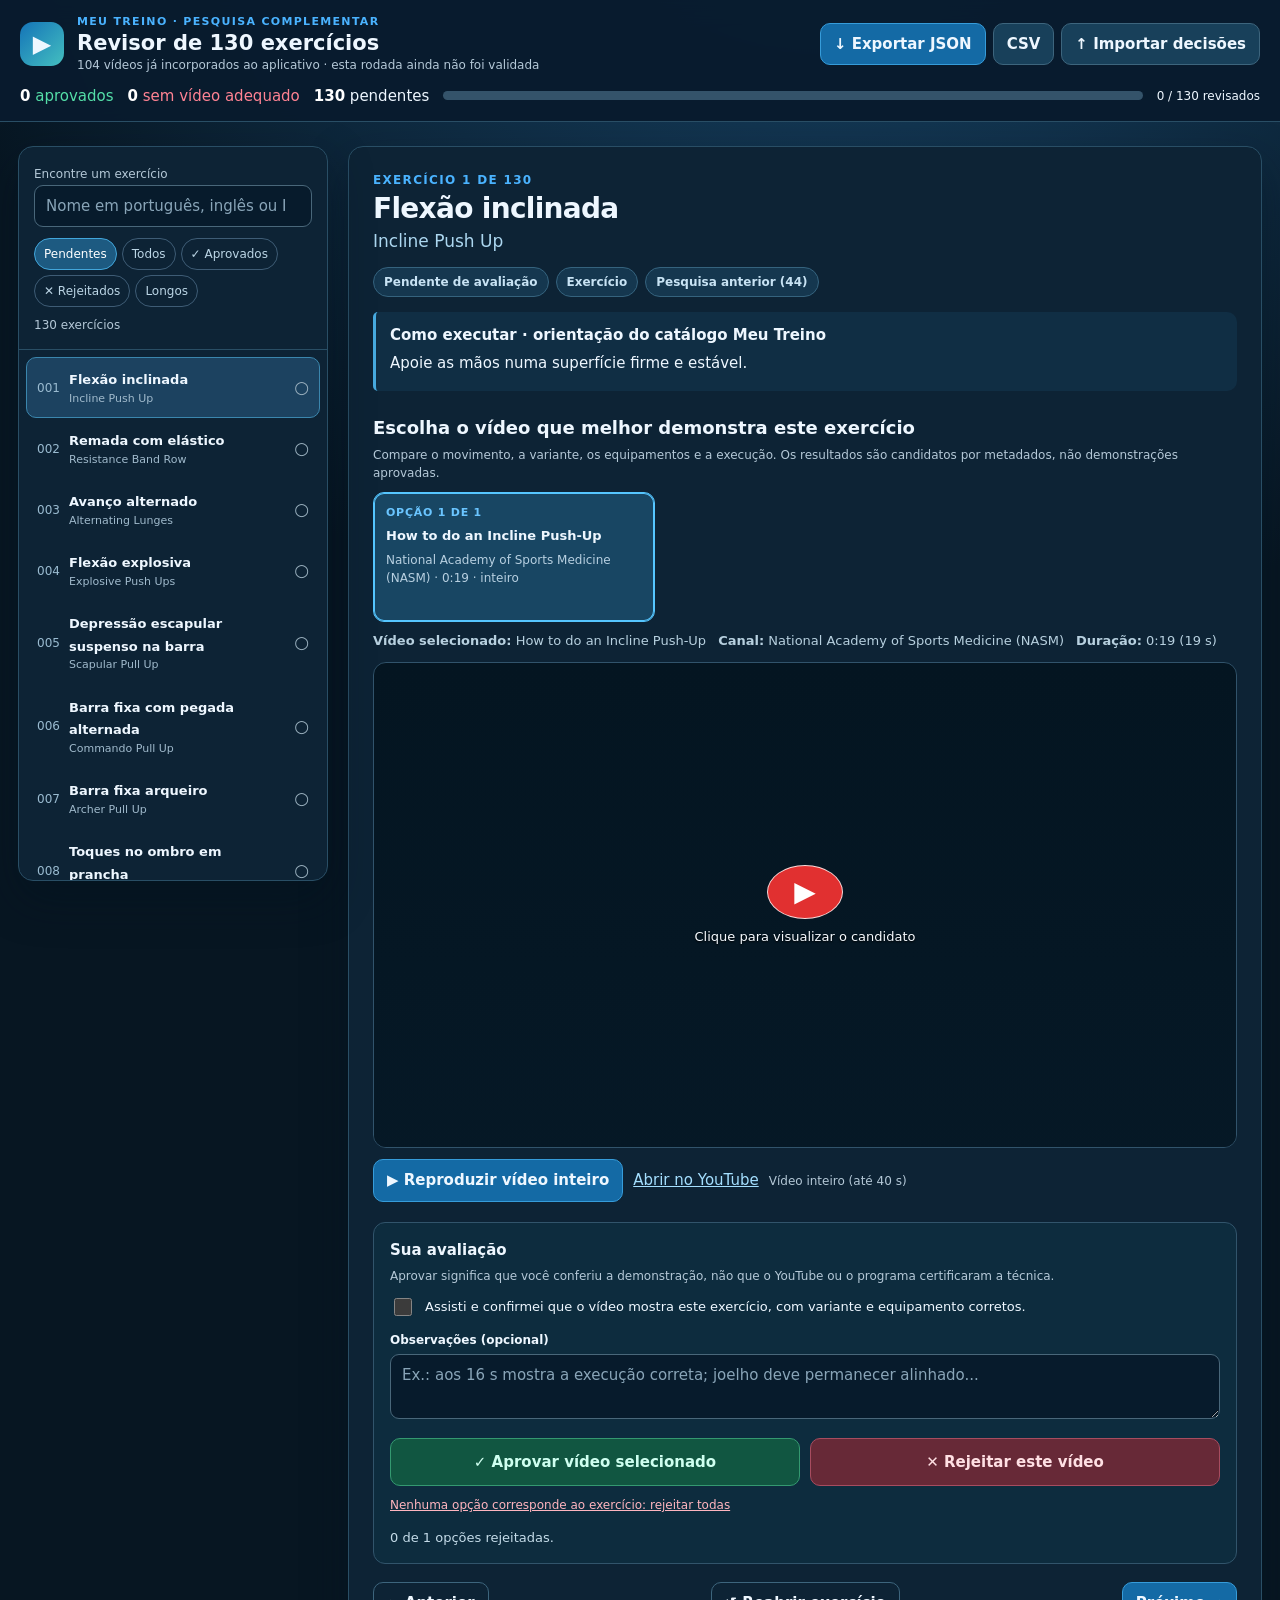
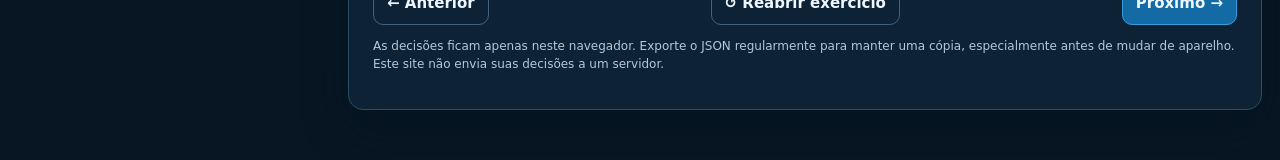
<file: docs/revisor-videos-130/index.html>
<!doctype html>
<html lang="pt-BR">
<head>
<meta charset="utf-8">
<meta name="viewport" content="width=device-width,initial-scale=1">
<meta name="theme-color" content="#071622">
<meta name="description" content="Revisor de 130 exercícios do aplicativo Meu Treino — escolha e aprove vídeos e trechos de até 40 segundos.">
<title>Meu Treino — revisão de 130 vídeos</title>
<style>
:root{color-scheme:dark;--bg:#071622;--panel:#10283b;--panel2:#16364e;--line:#294e65;--text:#eef7ff;--muted:#b4c8d7;--blue:#4ab3ff;--green:#54dfa8;--red:#ff8393;--yellow:#ffda82;--radius:15px}
*{box-sizing:border-box}body{margin:0;color:var(--text);font-family:system-ui,-apple-system,'Segoe UI',sans-serif;background:radial-gradient(circle at 65% -15%,#1a4a70 0,#071622 43%);font-size:15px;line-height:1.5}button,input,select,textarea{font:inherit}button{cursor:pointer}a{color:#a4dfff}button:focus-visible,input:focus-visible,select:focus-visible,textarea:focus-visible{outline:3px solid #86d7ff;outline-offset:2px}header{position:sticky;top:0;z-index:10;background:#091b2ef7;border-bottom:1px solid var(--line);backdrop-filter:blur(12px)}.header-wrap{max-width:1380px;margin:auto;padding:14px 20px}.topbar{display:flex;gap:20px;align-items:center;justify-content:space-between;flex-wrap:wrap}.brand{display:flex;gap:13px;align-items:center}.logo{background:linear-gradient(135deg,#1474b8,#44bfc0);border-radius:13px;width:44px;height:44px;display:grid;place-items:center;font-size:24px}.eyebrow{font-weight:800;color:var(--blue);letter-spacing:.12em;font-size:11px;text-transform:uppercase}.title{font-size:21px;font-weight:800;line-height:1.2}.subtle{color:var(--muted)}.small{font-size:12px}.progress-meta{display:flex;align-items:center;gap:14px;flex-wrap:wrap;margin-top:11px}.progress-meta strong{color:#fff}.progress-track{min-width:100px;flex:1;height:9px;background:#34536a;border-radius:30px;overflow:hidden}.progress-fill{height:100%;width:0;background:linear-gradient(90deg,#1587db,#45ddb0);transition:width .18s}.btn{background:#18405a;border:1px solid #3d657d;color:var(--text);border-radius:10px;padding:9px 13px;font-weight:700}.btn:hover{filter:brightness(1.15)}.btn:disabled{opacity:.4;cursor:not-allowed}.btn.primary{background:#146aa5;border-color:#369cda}.btn.green{background:#115641;border-color:#349970;color:#cffff0}.btn.red{background:#672937;border-color:#a74c5f;color:#ffe0e4}.btn.ghost{background:transparent}.btn.sm{padding:6px 9px;font-size:12px}.header-actions{display:flex;align-items:center;gap:7px;flex-wrap:wrap}.layout{max-width:1380px;margin:auto;padding:24px 18px 50px;display:grid;grid-template-columns:minmax(260px,310px) minmax(0,1fr);gap:20px;align-items:start}.sidebar,.panel{border:1px solid var(--line);background:#0d2335;border-radius:var(--radius);box-shadow:0 18px 45px #02111f66}.sidebar{position:sticky;top:142px;max-height:calc(100vh - 165px);display:flex;flex-direction:column;overflow:hidden}.side-head{padding:15px;border-bottom:1px solid var(--line)}input[type=search],input[type=number],input[type=text],textarea{width:100%;background:#071b2c;border:1px solid #49677a;color:#fff;border-radius:9px;padding:9px 11px}textarea{resize:vertical;min-height:58px}input::placeholder,textarea::placeholder{color:#89a5b8}.filter-bar{display:flex;flex-wrap:wrap;gap:5px;margin-top:11px}.filter{background:transparent;border:1px solid #3e5c75;border-radius:30px;padding:6px 9px;color:#bbd5e5;font-size:12px}.filter.active{background:#1d5a81;color:#fff;border-color:#42a6db}.exercise-list{overflow:auto;min-height:100px;padding:7px}.exercise-entry{width:100%;text-align:left;display:flex;align-items:center;gap:9px;border:1px solid transparent;background:transparent;color:var(--text);padding:10px;border-radius:10px}.exercise-entry:hover{background:#1b394f}.exercise-entry.active{background:#1c4260;border-color:#3b86ad}.exercise-entry .num{color:#9abbd0;font-size:12px;min-width:23px}.entry-name{font-size:13px;font-weight:750}.entry-en{color:#a0bacc;font-size:11px}.entry-status{margin-left:auto;font-size:17px}.ok{color:var(--green)}.no{color:var(--red)}.pending{color:#9ab0be}.panel{padding:24px}.eyebrow2{font-size:12px;text-transform:uppercase;letter-spacing:.11em;font-weight:750;color:var(--blue)}h1{margin:4px 0 0;font-size:28px;line-height:1.15;letter-spacing:-.025em}h2{font-size:18px;margin:23px 0 8px}h3{font-size:15px;margin:0 0 6px}.en{font-size:17px;color:#acd7f0;margin:4px 0 12px}.chips{display:flex;flex-wrap:wrap;gap:7px}.chip{border:1px solid #35637e;border-radius:50px;padding:5px 10px;background:#15374f;color:#c8e3f4;font-size:12px;font-weight:700}.chip.warning{background:#48351e;color:#ffdc92;border-color:#94733e}.chip.good{background:#1b503f;color:#a5f6d3;border-color:#368b6b}.chip.bad{background:#5a2a37;color:#ffc4cc;border-color:#ae5260}.info{margin:15px 0;padding:12px 14px;border-left:3px solid #47aadf;background:#102e44;border-radius:5px 10px 10px 5px}.info p{margin:4px 0}.options{display:grid;grid-template-columns:repeat(3,minmax(0,1fr));gap:9px}.option{display:flex;flex-direction:column;gap:5px;padding:12px;border:1px solid #3b6079;background:#102d43;color:var(--text);border-radius:11px;min-height:130px;text-align:left}.option.active{border-color:#56c6ff;background:#184663;box-shadow:inset 0 0 0 1px #56c6ff}.option.dismissed{opacity:.55}.option strong{font-size:13px}.option span{font-size:12px;color:#b8d0e1}.option .opt-num{font-size:11px;font-weight:800;letter-spacing:.07em;text-transform:uppercase;color:#6ac5ff}.video-wrap{aspect-ratio:16/9;background:#03131e;border:1px solid #31536b;border-radius:13px;overflow:hidden;position:relative;margin-top:12px}.video-wrap iframe{width:100%;height:100%;border:0;display:block}.poster{height:100%;width:100%;display:flex;align-items:center;justify-content:center;flex-direction:column;gap:8px;background:linear-gradient(#06192755,#061927dd),var(--poster,linear-gradient(#163c59,#0b2131)) center/cover}.poster button{display:grid;place-items:center;border:1px solid #fffc;background:#e13030;color:white;border-radius:50%;width:76px;height:54px;font-size:28px}.poster span{font-size:13px;color:#f5faff;text-shadow:0 1px 2px #000}.controls{display:flex;gap:10px;flex-wrap:wrap;align-items:center;margin-top:11px}.vinfo{display:flex;gap:12px;flex-wrap:wrap;margin-top:9px;color:#b7d0df;font-size:13px}.clip{padding:14px;background:#1b3040;border:1px solid #78673f;border-radius:12px;margin-top:16px}.clip p{margin:0 0 10px;color:#e8d8b1;font-size:13px}.clip-grid{display:grid;grid-template-columns:1fr 1fr auto;gap:10px;align-items:end}.clip label{font-size:12px;font-weight:700;display:block;margin-bottom:5px}.clip-note{font-size:12px;color:#ffda82;margin-top:8px;min-height:19px}.review{background:#0d2c3e;border:1px solid #31546b;border-radius:12px;padding:16px;margin-top:20px}.review-actions{display:flex;gap:10px;flex-wrap:wrap;margin:12px 0 4px}.review-actions .btn{min-height:48px;flex:1}.confirm{display:flex;gap:10px;align-items:start;margin-top:12px;font-size:13px}.confirm input{width:18px;height:18px;accent-color:#38c68a;margin-top:1px}.note{margin-top:12px}.note label{display:block;font-size:12px;font-weight:700;margin-bottom:5px}.footer-controls{display:flex;gap:8px;align-items:center;justify-content:space-between;flex-wrap:wrap;margin-top:18px}.hint{font-size:12px;color:#b0cada;margin-top:12px}.empty{padding:16px;color:#afc9da}.save-notice{color:#aed7ec;font-size:12px}.anchor{scroll-margin-top:150px}.alert{color:#ffd194}.skip-all{display:inline-block;border:0;padding:6px 0;color:#ffb5bf;background:transparent;text-decoration:underline;font-size:12px}.status-line{font-size:13px;color:#c5dce9;margin-top:8px}.hidden{display:none!important}
@media(max-width:960px){.layout{grid-template-columns:minmax(220px,260px) minmax(0,1fr);gap:12px}.panel{padding:16px}.options{grid-template-columns:1fr}.option{min-height:0}.sidebar{top:165px;max-height:calc(100vh - 184px)}}
@media(max-width:690px){header{position:static}.header-wrap{padding:12px}.layout{display:flex;flex-direction:column;padding:13px 10px 30px}.sidebar{position:static;max-height:270px;width:100%}.exercise-list{max-height:152px}.panel{width:100%;padding:16px}.options{grid-template-columns:1fr}.clip-grid{grid-template-columns:1fr 1fr}.clip-grid .btn{grid-column:1/-1}h1{font-size:23px}.header-actions{width:100%}.review-actions{flex-direction:column}.review-actions .btn{width:100%}.topbar{gap:8px}}
</style>
</head>
<body>
<header><div class="header-wrap">
 <div class="topbar"><div class="brand"><span class="logo" aria-hidden="true">▶</span><div><div class="eyebrow">Meu Treino · pesquisa complementar</div><div class="title">Revisor de 130 exercícios</div><div class="small subtle">104 vídeos já incorporados ao aplicativo · esta rodada ainda não foi validada</div></div></div>
 <div class="header-actions"><button class="btn primary" type="button" id="exportJson">↓ Exportar JSON</button><button class="btn" type="button" id="exportCsv">CSV</button><button class="btn" type="button" id="importBtn">↑ Importar decisões</button><input id="importFile" type="file" accept=".json,application/json" hidden></div></div>
 <div class="progress-meta"><span><strong id="countApproved">0</strong> <span class="ok">aprovados</span></span><span><strong id="countRejected">0</strong> <span class="no">sem vídeo adequado</span></span><span><strong id="countPending">130</strong> pendentes</span><div class="progress-track"><div class="progress-fill" id="progressFill"></div></div><span id="progressText" class="small">0 / 130 revisados</span></div>
</div></header>
<div class="layout">
 <aside class="sidebar" aria-label="Lista de exercícios"><div class="side-head"><label class="small subtle" for="search">Encontre um exercício</label><input id="search" type="search" placeholder="Nome em português, inglês ou ID" autocomplete="off"><div class="filter-bar"><button type="button" class="filter active" data-filter="pending">Pendentes</button><button type="button" class="filter" data-filter="all">Todos</button><button type="button" class="filter" data-filter="approved">✓ Aprovados</button><button type="button" class="filter" data-filter="rejected">✕ Rejeitados</button><button type="button" class="filter" data-filter="long">Longos</button></div><div class="small subtle" style="margin-top:9px" id="visibleCount">130 exercícios</div></div><div class="exercise-list" id="list"></div></aside>
 <main class="panel anchor" id="main">
 <div class="eyebrow2" id="position"></div><h1 id="namePt"></h1><p class="en" id="nameEn"></p>
 <div class="chips"><span class="chip" id="statusChip">Pendente</span><span class="chip" id="muscleChip"></span><span class="chip" id="originChip"></span></div>
 <div class="info"><h3>Como executar · orientação do catálogo Meu Treino</h3><p id="description"></p></div>
 <h2>Escolha o vídeo que melhor demonstra este exercício</h2><p class="subtle small" style="margin:-3px 0 10px">Compare o movimento, a variante, os equipamentos e a execução. Os resultados são candidatos por metadados, não demonstrações aprovadas.</p>
 <div class="options" id="options"></div>
 <div class="vinfo"><span><strong>Vídeo selecionado:</strong> <span id="videoTitle"></span></span><span><strong>Canal:</strong> <span id="channel"></span></span><span><strong>Duração:</strong> <span id="duration"></span></span></div>
 <div class="video-wrap" id="screen" aria-label="Player do YouTube"></div><div class="controls"><button class="btn primary" type="button" id="playFull">▶ Reproduzir vídeo original</button><a id="videoLink" target="_blank" rel="noopener noreferrer" href="#">Abrir no YouTube</a><span class="small subtle" id="clipInfo"></span></div>
 <section class="clip hidden" id="clipPanel"><h3>Escolher trecho da execução (máximo 40 segundos)</h3><p>Este vídeo é longo. Veja o original e escolha o intervalo exato em que o exercício é demonstrado. Não use um trecho sem mostrar o movimento.</p><div class="clip-grid"><div><label for="start">Início (segundos)</label><input type="number" id="start" min="0" step="1" placeholder="Ex.: 12"></div><div><label for="end">Fim (segundos)</label><input type="number" id="end" min="1" step="1" placeholder="Ex.: 45"></div><button class="btn primary" type="button" id="playClip">▶ Testar trecho</button></div><div id="clipMessage" class="clip-note" aria-live="polite"></div></section>
 <section class="review"><h3>Sua avaliação</h3><div class="small subtle">Aprovar significa que você conferiu a demonstração, não que o YouTube ou o programa certificaram a técnica.</div><label class="confirm"><input type="checkbox" id="confirmed"><span>Assisti e confirmei que o vídeo mostra este exercício, com variante e equipamento corretos.</span></label><div class="note"><label for="note">Observações (opcional)</label><textarea id="note" placeholder="Ex.: aos 16 s mostra a execução correta; joelho deve permanecer alinhado..."></textarea></div><div class="review-actions"><button type="button" class="btn green" id="approve">✓ Aprovar vídeo selecionado</button><button type="button" class="btn red" id="rejectOption">✕ Rejeitar este vídeo</button></div><button type="button" class="skip-all" id="rejectAll">Nenhuma opção corresponde ao exercício: rejeitar todas</button><div class="status-line" id="reviewStatus" aria-live="polite"></div></section>
 <div class="footer-controls"><button class="btn ghost" type="button" id="previous">← Anterior</button><button class="btn ghost" type="button" id="resetExercise">↺ Reabrir exercício</button><button class="btn primary" type="button" id="next">Próximo →</button></div>
 <p class="hint">As decisões ficam apenas neste navegador. Exporte o JSON regularmente para manter uma cópia, especialmente antes de mudar de aparelho. Este site não envia suas decisões a um servidor.</p>
 </main>
</div>
<script type="application/json" id="dataset">{"schema_version":2,"project":"Meu Treino v0.4.6","source":"Pesquisa-videos-130-MeuTreino","generated_at":"2026-10-30T18:17:22.413904+00:00","total_exercises":130,"existing_embedded_videos":104,"disclaimer":"Resultado de busca e metadados, sujeito à revisão visual; nenhum vídeo deste arquivo foi aprovado ainda.","items":[{"id":"inclinepush","pt":"Flexão inclinada","en":"Incline Push Up","description":"Apoie as mãos numa superfície firme e estável.","muscle":"","origin":"Pesquisa anterior (44)","options":[{"id":"Gvm5Q29UHbk","title":"How to do an Incline Push-Up","channel":"National Academy of Sports Medicine (NASM)","duration":19,"source":"pesquisa_anterior","score":null,"shared_with":[]}]},{"id":"bandrow","pt":"Remada com elástico","en":"Resistance Band Row","description":"Fixe o elástico num ponto seguro e puxe com controle.","muscle":"","origin":"Pesquisa anterior (44)","options":[{"id":"rMHC8KSej_Q","title":"Resistance Band Single Arm Rows","channel":"RL Performance (RL Performance)","duration":20,"source":"pesquisa_anterior","score":null,"shared_with":[]}]},{"id":"lunge","pt":"Avanço alternado","en":"Alternating Lunges","description":"Faça passos controlados mantendo boa estabilidade.","muscle":"","origin":"Pesquisa anterior (44)","options":[{"id":"s2tC7WhZw2k","title":"Walking Lunges - Bodyweight","channel":"Coach Marielle ","duration":6,"source":"pesquisa_anterior","score":null,"shared_with":[]}]},{"id":"explosivepush","pt":"Flexão explosiva","en":"Explosive Push Ups","description":"Só acelere a subida quando dominar a flexão convencional.","muscle":"Peito","origin":"Pesquisa anterior (44)","options":[{"id":"iO0sT5FDgj4","title":"Plyometric Push-Up","channel":"Explore Movement ","duration":6,"source":"pesquisa_anterior","score":null,"shared_with":[]}]},{"id":"scapularpull","pt":"Depressão escapular suspenso na barra","en":"Scapular Pull Up","description":"Eleve o corpo levemente pelas escápulas, sem dobrar os cotovelos.","muscle":"Costas","origin":"Pesquisa anterior (44)","options":[{"id":"9M8ylnbriB0","title":"Simple Scap Pull-up Tutorial","channel":"livfitkarl","duration":13,"source":"pesquisa_anterior","score":null,"shared_with":[]}]},{"id":"commando","pt":"Barra fixa com pegada alternada","en":"Commando Pull Up","description":"Alterne o lado da cabeça em relação à barra com controle.","muscle":"Costas","origin":"Pesquisa anterior (44)","options":[{"id":"Px63ik-4aLU","title":"Commando Pullup (monkey grip)","channel":"FSP Admin","duration":11,"source":"pesquisa_anterior","score":null,"shared_with":[]}]},{"id":"archerpull","pt":"Barra fixa arqueiro","en":"Archer Pull Up","description":"Progrida apenas após dominar várias barras estritas.","muscle":"Costas","origin":"Pesquisa anterior (44)","options":[{"id":"AeBvpCCYpGI","title":"Archer pull up technique","channel":"Summerfunfitness","duration":30,"source":"pesquisa_anterior","score":null,"shared_with":[]}]},{"id":"shouldertap","pt":"Toques no ombro em prancha","en":"Plank Shoulder Taps","description":"Toque alternadamente os ombros sem rodar excessivamente a pelve.","muscle":"Abdômen","origin":"Pesquisa anterior (44)","options":[{"id":"eyeuugrpLYA","title":"How to Do Plank Shoulder Taps #shorts","channel":"Well+Good","duration":16,"source":"pesquisa_anterior","score":null,"shared_with":[]}]},{"id":"shrimp","pt":"Agachamento shrimp","en":"Shrimp Squat","description":"Mantenha equilíbrio e avance gradualmente na amplitude.","muscle":"Pernas","origin":"Pesquisa anterior (44)","options":[{"id":"85YE86ipw_w","title":"Shrimp Squat Progression Guide | Beginner to Intermediate Tutorial (Step-by-Step)","channel":"Flow Motion Fitness ","duration":161,"source":"pesquisa_anterior","score":null,"shared_with":[]}]},{"id":"cossack","pt":"Agachamento cossaco","en":"Cossack Squats","description":"Faça deslocamento lateral apenas na amplitude confortável.","muscle":"Pernas","origin":"Pesquisa anterior (44)","options":[{"id":"gfod3jiMgl4","title":"Cossack Squats (Beginner to Advanced Progressions)","channel":"Zack Henderson","duration":700,"source":"pesquisa_anterior","score":null,"shared_with":[]}]},{"id":"hollowhold","pt":"Hollow body hold","en":"Hollow Body Hold","description":"Mantenha a lombar suavemente apoiada e reduza a alavanca se necessário.","muscle":"Abdômen","origin":"Pesquisa anterior (44)","options":[{"id":"_wBPcny-7Hc","title":"Hollow Body Progression  #calisthenicsworkout  #calisthenics #gymnasticsworkout #core #coreworkout","channel":"Dmitriy Karashchuk","duration":16,"source":"pesquisa_anterior","score":null,"shared_with":[]}]},{"id":"legraise","pt":"Elevação de pernas deitado","en":"Lying Leg Raises","description":"Reduza a amplitude se a lombar se afastar do solo.","muscle":"Abdômen","origin":"Pesquisa anterior (44)","options":[{"id":"KCt2qWYPrMc","title":"Bench Leg Raises","channel":"Repetitions Fitness RPT","duration":10,"source":"pesquisa_anterior","score":null,"shared_with":[]}]},{"id":"dbbentrow","pt":"Remada curvada com halteres","en":"Bent Over Dumbbell Row","description":"Flexione quadril e mantenha as escápulas sob controle.","muscle":"Costas","origin":"Pesquisa anterior (44)","options":[{"id":"dpYI8K6e-jE","title":"Technique tips ✅ Bent over row! #shorts","channel":"LisaFiitt Workouts","duration":9,"source":"pesquisa_anterior","score":null,"shared_with":[]}]},{"id":"dbtricepsoverhead","pt":"Extensão de tríceps acima da cabeça","en":"Overhead Dumbbell Triceps Extension","description":"Mantenha cotovelos apontados para cima sem forçar ombros.","muscle":"Braços","origin":"Pesquisa anterior (44)","options":[{"id":"b_r_LW4HEcM","title":"✅ The PERFECT Overhead DB Tricep Extension","channel":"Andrew Kwong (DeltaBolic)","duration":11,"source":"pesquisa_anterior","score":null,"shared_with":[]}]},{"id":"dbtricepskick","pt":"Coice de tríceps com halter","en":"Dumbbell Triceps Kickback","description":"Estabilize o tronco e estenda o cotovelo sem balançar.","muscle":"Braços","origin":"Pesquisa anterior (44)","options":[{"id":"WhBxKbe1-NU","title":"✅ The PERFECT Triceps Kickback","channel":"Andrew Kwong (DeltaBolic)","duration":11,"source":"pesquisa_anterior","score":null,"shared_with":["Coice de tríceps na polia"]}]},{"id":"dbclosepress","pt":"Supino fechado com halteres","en":"Close Grip Dumbbell Bench Press","description":"Mantenha cotovelos relativamente próximos ao corpo.","muscle":"Peito","origin":"Pesquisa anterior (44)","options":[{"id":"BaiiD8qI_W0","title":"Close Grip Bench Press with Dumbbells","channel":"jennyjeanfitness","duration":10,"source":"pesquisa_anterior","score":null,"shared_with":[]}]},{"id":"dbcalf","pt":"Elevação de panturrilhas com halteres","en":"Dumbbell Calf Raise","description":"Suba e desça com tornozelos alinhados.","muscle":"Pernas","origin":"Pesquisa anterior (44)","options":[{"id":"hPA98_r-6e4","title":"Standing DB Calf Raises (Exercise Library)","channel":"Horton Barbell","duration":55,"source":"pesquisa_anterior","score":null,"shared_with":[]}]},{"id":"dbfarmer","pt":"Caminhada do fazendeiro com halteres","en":"Dumbbell Farmers Walk","description":"Caminhe com tronco alto sem inclinar para os lados.","muscle":"Abdômen","origin":"Pesquisa anterior (44)","options":[{"id":"1uOs1hP3u4A","title":"MUST TRY UNDERRATED EXERCISE! (FARMERS WALK EXPLAINED)","channel":"Colossus Fitness","duration":13,"source":"pesquisa_anterior","score":null,"shared_with":[]}]},{"id":"bbclosebench","pt":"Supino fechado com barra","en":"Close Grip Barbell Bench Press","description":"Use pegada confortável e não aproxime excessivamente as mãos.","muscle":"Peito","origin":"Pesquisa anterior (44)","options":[{"id":"4yKLxOsrGfg","title":"7 Steps to A Perfect Close Grip Bench ⚠️ #bench","channel":"Hazzytrainer","duration":13,"source":"pesquisa_anterior","score":null,"shared_with":[]}]},{"id":"bbunderrow","pt":"Remada supinada com barra","en":"Reverse Grip Barbell Row","description":"Controle a pegada supinada e estabilize o tronco.","muscle":"Costas","origin":"Pesquisa anterior (44)","options":[{"id":"i3m4R_o7_1c","title":"How to do Reverse Grip barbell Row|| Bent over barbell Row","channel":"fitness vlog ","duration":7,"source":"pesquisa_anterior","score":null,"shared_with":[]}]},{"id":"bboverhead","pt":"Desenvolvimento militar com barra","en":"Barbell Overhead Press","description":"Contraia abdômen e não hiperestenda a lombar.","muscle":"Ombros","origin":"Pesquisa anterior (44)","options":[{"id":"zoN5EH50Dro","title":"Perfect Overhead Press Form (DO THIS!)","channel":"Andrew Kwong (DeltaBolic)","duration":11,"source":"pesquisa_anterior","score":null,"shared_with":[]}]},{"id":"bbrdl","pt":"Levantamento romeno com barra","en":"Barbell Romanian Deadlift","description":"Desça com quadril para trás e barra próxima ao corpo.","muscle":"Pernas","origin":"Pesquisa anterior (44)","options":[{"id":"Wou9zVQrAfs","title":"Romanian vs Stiff-Leg Deadlift (KNOW THE DIFFERENCE!)","channel":"Andrew Kwong (DeltaBolic)","duration":8,"source":"pesquisa_anterior","score":null,"shared_with":[]}]},{"id":"bbsumodead","pt":"Levantamento terra sumô com barra","en":"Sumo Barbell Deadlift","description":"Ajuste a abertura confortável e mantenha joelhos na direção dos pés.","muscle":"Pernas","origin":"Pesquisa anterior (44)","options":[{"id":"k_jHUVBU-T0","title":"Learn how to perform the perfect sumo deadlift✅","channel":"Gym And Fitness","duration":8,"source":"pesquisa_anterior","score":null,"shared_with":["Levantamento terra sumô com kettlebell"]}]},{"id":"bbgoodmorning","pt":"Bom dia com barra","en":"Barbell Good Morning","description":"Mantenha carga reduzida e execute dobradiça do quadril.","muscle":"Pernas","origin":"Pesquisa anterior (44)","options":[{"id":"q4gCaj8g5tg","title":"How to do a Barbell Good Morning","channel":"Good Human","duration":26,"source":"pesquisa_anterior","score":null,"shared_with":[]}]},{"id":"bbcalf","pt":"Elevação de panturrilhas com barra","en":"Barbell Calf Raise","description":"Use suporte estável e movimento de tornozelo controlado.","muscle":"Pernas","origin":"Pesquisa anterior (44)","options":[{"id":"5dpJj3ulwK0","title":"Barbell Standing Calf Raise","channel":"Christian Butler","duration":20,"source":"pesquisa_anterior","score":null,"shared_with":[]}]},{"id":"bbreversecurl","pt":"Rosca inversa com barra","en":"Barbell Reverse Curl","description":"Use pegada pronada e carga confortável para punhos.","muscle":"Braços","origin":"Pesquisa anterior (44)","options":[{"id":"vm6E-iNWQUw","title":"Protect your Joints: Reverse Barbell Curls ❌ #curls","channel":"Hazzytrainer","duration":14,"source":"pesquisa_anterior","score":null,"shared_with":[]}]},{"id":"bbupright","pt":"Remada alta com barra (amplitude confortável)","en":"Barbell Upright Row","description":"Não eleve a barra se houver desconforto nos ombros.","muscle":"Ombros","origin":"Pesquisa anterior (44)","options":[{"id":"AWsGWt-VMl8","title":"STOP DOING THIS Upright Row Mistake‼️","channel":"Andrew Kwong (DeltaBolic)","duration":12,"source":"pesquisa_anterior","score":null,"shared_with":[]}]},{"id":"inclinemachine","pt":"Supino inclinado em máquina","en":"Incline Chest Press Machine","description":"Ajuste o banco para que as alças fiquem na altura adequada.","muscle":"Peito","origin":"Pesquisa anterior (44)","options":[{"id":"rVh0tKDnYvs","title":"Plate Loaded Incline Chest Press","channel":"Propel Fitness Center","duration":11,"source":"pesquisa_anterior","score":null,"shared_with":[]}]},{"id":"cablechest","pt":"Supino em pé nos cabos","en":"Standing Cable Chest Press","description":"Mantenha o tronco firme e empurre de forma simétrica.","muscle":"Peito","origin":"Pesquisa anterior (44)","options":[{"id":"-wubBe3IYnQ","title":"Seated cable chest press","channel":"Coach Mike Urso","duration":15,"source":"pesquisa_anterior","score":null,"shared_with":[]}]},{"id":"closepulldown","pt":"Puxada fechada na polia","en":"Close Grip Lat Pulldown","description":"Conduza os cotovelos para baixo sem puxar com balanço.","muscle":"Costas","origin":"Pesquisa anterior (44)","options":[{"id":"jXRxMJhOCc0","title":"Close grip lat pulldown tips! This video is showing my tips of performing close grip lat pulldown.","channel":"Stan Bakh","duration":6,"source":"pesquisa_anterior","score":null,"shared_with":[]}]},{"id":"highrowmachine","pt":"Remada alta articulada","en":"High Row Machine","description":"Ajuste o assento para uma trajetória confortável.","muscle":"Costas","origin":"Pesquisa anterior (44)","options":[{"id":"NnKqgrviXVE","title":"HOW TO DO CHEST SUPPORTED LAT PULLDOWN (HIGH ROW)","channel":"IRON MINDSETS","duration":9,"source":"pesquisa_anterior","score":null,"shared_with":[]}]},{"id":"legextension","pt":"Cadeira extensora","en":"Leg Extension Machine","description":"Ajuste o eixo da máquina ao joelho e evite trancos.","muscle":"Pernas","origin":"Pesquisa anterior (44)","options":[{"id":"uM86QE59Tgc","title":"The PERFECT Leg Extension","channel":"Andrew Kwong (DeltaBolic)","duration":9,"source":"pesquisa_anterior","score":null,"shared_with":[]}]},{"id":"lyinglegcurl","pt":"Mesa flexora deitada","en":"Lying Leg Curl Machine","description":"Evite levantar a pelve ao flexionar os joelhos.","muscle":"Pernas","origin":"Pesquisa anterior (44)","options":[{"id":"yjWAuFOjhuY","title":"Maximize your leg curls with these tips!","channel":"ArielYu_Fit","duration":13,"source":"pesquisa_anterior","score":null,"shared_with":[]}]},{"id":"hacksquat","pt":"Agachamento hack na máquina","en":"Hack Squat Machine","description":"Ajuste a base dos pés para alinhamento confortável.","muscle":"Pernas","origin":"Pesquisa anterior (44)","options":[{"id":"bGbHOeHXnB8","title":"Hack squat 🔥","channel":"Trent Harrison","duration":15,"source":"pesquisa_anterior","score":null,"shared_with":[]}]},{"id":"smithsplit","pt":"Agachamento dividido no Smith","en":"Smith Machine Split Squat","description":"Controle a posição dos pés em relação à trajetória fixa.","muscle":"Pernas","origin":"Pesquisa anterior (44)","options":[{"id":"iEyYqAL1TuU","title":"Split squat (smith machine)","channel":"Bree Porter","duration":12,"source":"pesquisa_anterior","score":null,"shared_with":[]}]},{"id":"hipabduction","pt":"Cadeira abdutora","en":"Hip Abduction Machine","description":"Afaste as coxas sem impulsionar o tronco.","muscle":"Glúteos","origin":"Pesquisa anterior (44)","options":[{"id":"tu4o4quPv2k","title":"Hip Abduction Machine (KNOW THE DIFFERENCE!)","channel":"Andrew Kwong (DeltaBolic)","duration":11,"source":"pesquisa_anterior","score":null,"shared_with":[]}]},{"id":"hipadduction","pt":"Cadeira adutora","en":"Hip Adduction Machine","description":"Feche as pernas em amplitude confortável.","muscle":"Pernas","origin":"Pesquisa anterior (44)","options":[{"id":"vNixlpsswr8","title":"Know the difference! Abductor machine #motivation #musclebuliding #gymworkout #aesthetic #gym","channel":"Cjaejr","duration":8,"source":"pesquisa_anterior","score":null,"shared_with":[]}]},{"id":"preachermachine","pt":"Rosca Scott na máquina","en":"Preacher Curl Machine","description":"Regule o banco para estabilizar os braços.","muscle":"Braços","origin":"Pesquisa anterior (44)","options":[{"id":"S4dDLfp3e8w","title":"The PERFECT Machine Preacher Curl","channel":"Andrew Kwong (DeltaBolic)","duration":9,"source":"pesquisa_anterior","score":null,"shared_with":["Rosca Scott com barra"]}]},{"id":"tricepsoverheadcable","pt":"Tríceps acima da cabeça no cabo","en":"Overhead Cable Triceps Extension","description":"Estabilize ombros antes de estender cotovelos.","muscle":"Braços","origin":"Pesquisa anterior (44)","options":[{"id":"9Ark9S11uXw","title":"The PERFECT Low Pulley Overhead Extensions","channel":"Andrew Kwong (DeltaBolic)","duration":11,"source":"pesquisa_anterior","score":null,"shared_with":[]}]},{"id":"bandfly","pt":"Crucifixo com elástico","en":"Resistance Band Chest Fly","description":"Afaste as mãos à frente mantendo leve flexão dos cotovelos.","muscle":"Peito","origin":"Pesquisa anterior (44)","options":[{"id":"Skcu4HHMFq4","title":"Band Chest Fly (Floor)","channel":"Sarah Gronborg","duration":12,"source":"pesquisa_anterior","score":null,"shared_with":[]}]},{"id":"bandlateral","pt":"Elevação lateral com elástico","en":"Resistance Band Lateral Raise","description":"Eleve até amplitude confortável sem inclinar o tronco.","muscle":"Ombros","origin":"Pesquisa anterior (44)","options":[{"id":"I0s4mvF2LYQ","title":"Band Lateral Raises","channel":"All Out Gym","duration":16,"source":"pesquisa_anterior","score":null,"shared_with":[]}]},{"id":"bandgoodmorning","pt":"Bom dia com elástico","en":"Resistance Band Good Morning","description":"Flexione o quadril e preserve a posição neutra da coluna.","muscle":"Pernas","origin":"Pesquisa anterior (44)","options":[{"id":"rQmkPvfcaSU","title":"Resistance Band Goodmorning","channel":"Nick Forgione","duration":7,"source":"pesquisa_anterior","score":null,"shared_with":[]}]},{"id":"bandglutekick","pt":"Extensão de quadril com elástico","en":"Resistance Band Glute Kickback","description":"Estenda a perna sem compensação lombar.","muscle":"Glúteos","origin":"Pesquisa anterior (44)","options":[{"id":"Oz9KXbiSt2c","title":"Glute Kickback - Banded - Standing","channel":"SOS Athletic Excellence","duration":15,"source":"pesquisa_anterior","score":null,"shared_with":[]}]},{"id":"kboverhead","pt":"Desenvolvimento com kettlebell","en":"Kettlebell Overhead Press","description":"Mantenha o punho neutro na posição de rack.","muscle":"Ombros","origin":"Pesquisa anterior (44)","options":[{"id":"iO6JMIW1lYQ","title":"Kettlebell Push Press","channel":"Movement \u0026 Mindset","duration":19,"source":"pesquisa_anterior","score":null,"shared_with":[]}]},{"id":"bandshoulder","pt":"Desenvolvimento com elástico","en":"Resistance Band Shoulder Press","description":"Use resistência que permita movimento controlado.","muscle":"","origin":"Pesquisa YouTube (86)","options":[{"id":"0rLjkQweIDg","title":"Resistance Band Shoulder Press","channel":"SKLZ","duration":39,"source":"busca_api_youtube","score":1,"shared_with":[]},{"id":"jsxoqm3Im18","title":"Mini Band Shoulder Press","channel":"Flint House Police Rehabilitation ","duration":18,"source":"busca_api_youtube","score":0.766,"shared_with":[]},{"id":"rjB5ZVY4c6k","title":"How to: Mini band shoulder press #shoulderworkout #homeworkout #fit #personaltrainer","channel":"Heather Oliva Fit","duration":10,"source":"busca_api_youtube","score":0.663,"shared_with":[]}]},{"id":"closepush","pt":"Flexão com mãos próximas","en":"Close Grip Push Up","description":"Aproxime as mãos sem forçar os punhos e controle a descida.","muscle":"Peito","origin":"Pesquisa YouTube (86)","options":[{"id":"zWWqJZzn2Xg","title":"Close Grip Push-Up Form 🔥💯✅ #shrots #viral #fitness #pushups","channel":"MFA Health and Fitness","duration":6,"source":"busca_api_youtube","score":0.879,"shared_with":[]},{"id":"5afQUU8VllM","title":"How To Do A CLOSE GRIP PUSH UP ON KNEES | Exercise Demonstration Video and Guide","channel":"Live Lean TV Daily Exercises","duration":45,"source":"busca_api_youtube","score":0.844,"shared_with":[]},{"id":"jdYi733XDM0","title":"Close Grip Push Ups","channel":"Ty Rutledge Fitness","duration":6,"source":"busca_api_youtube","score":0.806,"shared_with":[]}]},{"id":"declinepush","pt":"Flexão com pés elevados","en":"Decline Push Ups","description":"Apoie os pés em superfície estável e sustente a região lombar.","muscle":"Peito","origin":"Pesquisa YouTube (86)","options":[{"id":"lx-49Yjqm-Q","title":"Decline Push-Ups","channel":"Explore Movement ","duration":7,"source":"busca_api_youtube","score":1,"shared_with":[]},{"id":"dcV-ATSeryA","title":"STOP doing DECLINE PUSH-UPS like this!","channel":"Max Euceda","duration":12,"source":"busca_api_youtube","score":0.901,"shared_with":[]},{"id":"7vbNMc3-CV8","title":"Decline Push ups are great to build your upper chest they are harder than regular push ups.","channel":"Clans Master","duration":8,"source":"busca_api_youtube","score":0.825,"shared_with":[]}]},{"id":"tempopush","pt":"Flexão com descida lenta","en":"Slow Tempo Push Ups","description":"Desça contando três segundos e suba sem perder alinhamento.","muscle":"Peito","origin":"Pesquisa YouTube (86)","options":[{"id":"-nqGGKBDZtk","title":"Slow tempo push ups","channel":"SweatwithSarah ","duration":6,"source":"busca_api_youtube","score":1,"shared_with":[]},{"id":"kAT59hZSFew","title":"Tempo Push-Ups: Slow Eccentrics for Bigger Gains","channel":"Ben Barker Fitness","duration":81,"source":"busca_api_youtube","score":0.856,"shared_with":[]},{"id":"pKZ-lkKKMws","title":"The Only Push Up Guide You Will Ever Need","channel":"Stozfit","duration":15,"source":"busca_api_youtube","score":0.263,"shared_with":[]}]},{"id":"pausepush","pt":"Flexão com pausa inferior","en":"Pause Push Ups","description":"Faça breve pausa próxima ao solo sem relaxar o tronco.","muscle":"Peito","origin":"Pesquisa YouTube (86)","options":[{"id":"_wYRaVHVr6g","title":"Lets Fix your Pike Push-Ups!","channel":"STRIQfit","duration":15,"source":"busca_api_youtube","score":0.634,"shared_with":[]},{"id":"vkfZsBQ9faE","title":"What 30 Days of Push-Ups Does to Your Body After 50","channel":"Leaner After 50","duration":385,"source":"busca_api_youtube","score":0.585,"shared_with":[]},{"id":"yQEx9OC2C3E","title":"Push-Up Mistake (SAVE YOUR SHOULDERS!)","channel":"Andrew Kwong (DeltaBolic)","duration":8,"source":"busca_api_youtube","score":0.332,"shared_with":[]}]},{"id":"archerpush","pt":"Flexão arqueiro","en":"Archer Push Up","description":"Distribua a carga gradualmente para um dos braços.","muscle":"Peito","origin":"Pesquisa YouTube (86)","options":[{"id":"eZNvTorsU6I","title":"How to Master the Archer Push-Up (Step-by-Step)","channel":"The Calisthenics Project","duration":269,"source":"busca_api_youtube","score":0.869,"shared_with":[]},{"id":"7-4Uq64blA8","title":"How to do the Archer Push-Up | Calisthenics University Ep 22","channel":"STRIQfit","duration":177,"source":"busca_api_youtube","score":0.847,"shared_with":[]},{"id":"ZLWko5aP1FM","title":"Archer Push Ups Tutorial | Progressions From Basic Push Ups","channel":"Minus The Gym","duration":388,"source":"busca_api_youtube","score":0.599,"shared_with":[]}]},{"id":"pseudoplanche","pt":"Flexão pseudo-planche","en":"Pseudo Planche Push Up","description":"Avance levemente os ombros além das mãos mantendo controle dos punhos.","muscle":"Peito","origin":"Pesquisa YouTube (86)","options":[{"id":"HkGcKQ36Mfo","title":"PSEUDO PLANCHE Push Ups","channel":"Vitaly Pavlenko","duration":18,"source":"busca_api_youtube","score":0.807,"shared_with":[]},{"id":"L7GKps5ygkQ","title":"Pseudo Planche Push Ups | FULL TUTORIAL","channel":"Adam Morgan","duration":496,"source":"busca_api_youtube","score":0.749,"shared_with":[]},{"id":"cFHPFmhlDjg","title":"Pseudo Push-Ups in 30 seconds or less","channel":"STRIQfit","duration":19,"source":"busca_api_youtube","score":0.494,"shared_with":[]}]},{"id":"hindupush","pt":"Flexão hindu","en":"Hindu Push Ups","description":"Realize movimento controlado em arco, sem forçar a lombar.","muscle":"Ombros","origin":"Pesquisa YouTube (86)","options":[{"id":"ZxjEdqiRWRs","title":"VIDYUT JAMMWAL SHOWS YOU HOW TO DO THE PERFECT HINDU PUSH-UPS","channel":"CRUX","duration":120,"source":"busca_api_youtube","score":0.843,"shared_with":[]},{"id":"QraO1UIy1Uw","title":"You should know this about Hindu Push Ups✅ #gym #fitness #bodybuidling #workout","channel":"Aakash Wadhwani","duration":13,"source":"busca_api_youtube","score":0.69,"shared_with":[]},{"id":"CdH5dT12axE","title":"How to do the Hindu Pushup - and Why!","channel":"Original Strength","duration":137,"source":"busca_api_youtube","score":0.375,"shared_with":[]}]},{"id":"elevatedpike","pt":"Flexão pike com pés elevados","en":"Feet Elevated Pike Push Up","description":"Eleve os pés em suporte firme, com controle cervical.","muscle":"Ombros","origin":"Pesquisa YouTube (86)","options":[{"id":"8URA3YSur2M","title":"PIKE PUSH UP FEET ELEVATED | Technique Demo","channel":"Tom Peto Training","duration":27,"source":"busca_api_youtube","score":0.877,"shared_with":[]},{"id":"_FfCWr4B6z8","title":"How To Do A Feet Elevated Pike Push Up | Exercise Demonstration Video and Guide","channel":"Live Lean TV Daily Exercises","duration":44,"source":"busca_api_youtube","score":0.876,"shared_with":[]},{"id":"3d-xLoUAP0o","title":"Elevated Pike Push-ups - Calisthenics Short","channel":"STRIQfit","duration":20,"source":"busca_api_youtube","score":0.607,"shared_with":[]}]},{"id":"wallhandstandpush","pt":"Flexão de ombros na parede (parcial)","en":"Wall Handstand Push Up","description":"Use amplitude reduzida e apoio firme, sem sobrecarregar o pescoço.","muscle":"Ombros","origin":"Pesquisa YouTube (86)","options":[{"id":"WxgJS48wf1M","title":"Wall Facing Handstand Push up","channel":"Jacked Gymnastics","duration":22,"source":"busca_api_youtube","score":0.966,"shared_with":[]},{"id":"pgLPjBLEo2s","title":"Wall Facing Handstand Push Up - New Movement (Tips and Tricks!)","channel":"WODprep","duration":648,"source":"busca_api_youtube","score":0.887,"shared_with":[]},{"id":"coY7DyHj7-I","title":"Wall Handstand Push-Ups Changed Everything","channel":"FitnessFAQs","duration":55,"source":"busca_api_youtube","score":0.734,"shared_with":[]}]},{"id":"benchedips","pt":"Mergulho no banco","en":"Bench Dips","description":"Não desça além da mobilidade confortável dos ombros.","muscle":"Braços","origin":"Pesquisa YouTube (86)","options":[{"id":"0326dy_-CzM","title":"How to Do Triceps Bench Dips","channel":"LIVESTRONG","duration":108,"source":"busca_api_youtube","score":0.882,"shared_with":[]},{"id":"jdFzYGmvDyg","title":"Stop Doing Bench Dips Like This!","channel":"ATHLEAN-X™","duration":306,"source":"busca_api_youtube","score":0.872,"shared_with":[]},{"id":"c3ZGl4pAwZ4","title":"How To: Bench Dip","channel":"ScottHermanFitness","duration":98,"source":"busca_api_youtube","score":0.548,"shared_with":[]}]},{"id":"paralleldips","pt":"Paralelas (mergulho)","en":"Parallel Bar Dips","description":"Mantenha o movimento controlado e a amplitude tolerável.","muscle":"Peito","origin":"Pesquisa YouTube (86)","options":[{"id":"U7HeutDqS_w","title":"How To Do Parallel Bar Dips | Exercise Demonstration Video and Guide","channel":"Live Lean TV Daily Exercises","duration":39,"source":"busca_api_youtube","score":0.852,"shared_with":[]},{"id":"1c3ESEgomn4","title":"How To Do JUMPING PARALLEL BAR DIPS | Exercise Demonstration Video and Guide","channel":"Live Lean TV Daily Exercises","duration":55,"source":"busca_api_youtube","score":0.843,"shared_with":[]},{"id":"eLI7t-5wHno","title":"Parallel Bar Support Hold Position Exercise- Dips Calisthenics Gymnastics Tutorial","channel":"Strength Project","duration":218,"source":"busca_api_youtube","score":0.837,"shared_with":[]}]},{"id":"assistedparalleldips","pt":"Paralelas com pés apoiados","en":"Assisted Dips","description":"Use apoio dos pés para modular a carga e manter estabilidade.","muscle":"Braços","origin":"Pesquisa YouTube (86)","options":[{"id":"kbmVlw-i0Vs","title":"Exercise Tutorial: Assisted Dips","channel":"Travis Tarrant","duration":141,"source":"busca_api_youtube","score":0.898,"shared_with":[]},{"id":"yZ83t4mrPrI","title":"Assisted Dip","channel":"Renaissance Periodization","duration":12,"source":"busca_api_youtube","score":0.615,"shared_with":[]},{"id":"LH9iZNaO7oU","title":"Assisted Dip Machine","channel":"SE PRO-GRAM","duration":19,"source":"busca_api_youtube","score":0.557,"shared_with":["Paralelas na máquina assistida"]}]},{"id":"negativepull","pt":"Barra fixa excêntrica","en":"Negative Pull Up","description":"Desça lentamente usando apoio seguro para alcançar a posição alta.","muscle":"Costas","origin":"Pesquisa YouTube (86)","options":[{"id":"EkpJkHpJXmM","title":"Negative Pull-Up","channel":"Bulldog Gear","duration":14,"source":"busca_api_youtube","score":1,"shared_with":[]},{"id":"R8xNrImzdwI","title":"How To Do a Negative Pull-Up | Exercise Guide","channel":"Bodybuilding.com","duration":62,"source":"busca_api_youtube","score":0.886,"shared_with":[]},{"id":"3w8Pnbl70SQ","title":"How To Do Negative Pull Ups","channel":"Calixpert","duration":55,"source":"busca_api_youtube","score":0.686,"shared_with":[]}]},{"id":"bodyweightrowrings","pt":"Remada suspensa (TRX/argolas)","en":"Suspension Row","description":"Ajuste a inclinação do corpo para controlar a dificuldade.","muscle":"Costas","origin":"Pesquisa YouTube (86)","options":[{"id":"IJhKKMzVbsk","title":"Suspension Row - Exercise Demonstration","channel":"Evan Claxton Lifestyle \u0026 Performance","duration":66,"source":"busca_api_youtube","score":0.887,"shared_with":[]},{"id":"RSe1FA8qxVg","title":"Suspension Rows","channel":"IKON Fitness","duration":75,"source":"busca_api_youtube","score":0.616,"shared_with":[]},{"id":"NIOpl0Q90uY","title":"Suspended Row","channel":"Forge Personal Training","duration":167,"source":"busca_api_youtube","score":0.56,"shared_with":[]}]},{"id":"ringfacepull","pt":"Face pull suspenso (TRX/argolas)","en":"TRX Face Pull","description":"Puxe as mãos em direção ao rosto e mantenha as escápulas ativas.","muscle":"Ombros","origin":"Pesquisa YouTube (86)","options":[{"id":"Jbyoxer58j4","title":"How To Perform A TRX Face Pull","channel":"Champion Physical Therapy and Performance","duration":37,"source":"busca_api_youtube","score":0.901,"shared_with":[]},{"id":"A3_sS4UUHNE","title":"How to Perform a TRX Face Pull","channel":"Fitness Pain Free","duration":52,"source":"busca_api_youtube","score":0.901,"shared_with":[]},{"id":"zgZ7_o5aYlw","title":"How To Do A TRX FACE PULL | Exercise Demonstration Video and Guide","channel":"Live Lean TV Daily Exercises","duration":65,"source":"busca_api_youtube","score":0.834,"shared_with":[]}]},{"id":"proneyraise","pt":"Elevação Y deitado","en":"Prone Y Raise","description":"Eleve os braços em Y com baixa amplitude e sem forçar o pescoço.","muscle":"Ombros","origin":"Pesquisa YouTube (86)","options":[{"id":"7NaNt-txiqc","title":"Prone Y raise","channel":"Cosnett Training Systems","duration":86,"source":"busca_api_youtube","score":1,"shared_with":[]},{"id":"YpE7HmoJ2wY","title":"How to do a Prone Y Raise","channel":"Get Strong with Emily","duration":35,"source":"busca_api_youtube","score":0.921,"shared_with":[]},{"id":"_uvCj0C1NA0","title":"Prone Y","channel":"Daily Workout Builder","duration":32,"source":"busca_api_youtube","score":0.675,"shared_with":[]}]},{"id":"pronewraise","pt":"Elevação W deitado","en":"Prone W Raise","description":"Aproxime as escápulas com cotovelos flexionados sem erguer a lombar.","muscle":"Ombros","origin":"Pesquisa YouTube (86)","options":[{"id":"94uAAUMJ7Jw","title":"Prone W Raise","channel":"Charlie Coyote","duration":17,"source":"busca_api_youtube","score":1,"shared_with":[]},{"id":"lWta671_6mE","title":"Prone W","channel":"Daily Workout Builder","duration":24,"source":"busca_api_youtube","score":0.675,"shared_with":[]},{"id":"tl9GV1DjwYs","title":"Prone W Raises Tutorial | Strengthen Your Posture, Back, Shoulders, Improve Neck \u0026 Shoulder Pain","channel":"FitFx Training","duration":48,"source":"busca_api_youtube","score":0.561,"shared_with":[]}]},{"id":"wallslide","pt":"Deslizamento de braços na parede","en":"Wall Slides","description":"Suba os braços deslizando na parede sem arquear a lombar.","muscle":"Ombros","origin":"Pesquisa YouTube (86)","options":[{"id":"i_0zLUcE-zk","title":"Wall Slides","channel":"Daily Workout Builder","duration":29,"source":"busca_api_youtube","score":1,"shared_with":[]},{"id":"GLty-L_JxXk","title":"Wall Slides","channel":"Baptist Health","duration":46,"source":"busca_api_youtube","score":1,"shared_with":[]},{"id":"WIdjSjzNS2A","title":"Serratus Wall Slides","channel":"The Active Life","duration":36,"source":"busca_api_youtube","score":0.927,"shared_with":[]}]},{"id":"scapularpush","pt":"Flexão escapular","en":"Scapular Push Up","description":"Mantenha cotovelos estendidos e mova somente as escápulas.","muscle":"Ombros","origin":"Pesquisa YouTube (86)","options":[{"id":"SBPRhZI2RkI","title":"Scapular Push-Up","channel":"Kraken Exercise Library","duration":28,"source":"busca_api_youtube","score":1,"shared_with":[]},{"id":"tu9DyLjSd4Y","title":"Scapular Push Up and Push Up with a Plus","channel":"Foundation Chiropractic + Physiotherapy","duration":80,"source":"busca_api_youtube","score":0.893,"shared_with":[]},{"id":"NKekqeudgWs","title":"Scap Push ups","channel":"The Active Life","duration":17,"source":"busca_api_youtube","score":0.457,"shared_with":[]}]},{"id":"regressedsquat","pt":"Sentar e levantar da cadeira","en":"Chair Squats","description":"Sente-se suavemente e levante sem impulsionar com os braços.","muscle":"Pernas","origin":"Pesquisa YouTube (86)","options":[{"id":"Z09h_OcV0YU","title":"Chair squats","channel":"In Depth Fitness","duration":7,"source":"busca_api_youtube","score":1,"shared_with":[]},{"id":"LrNhnsWPtgQ","title":"Cardiac Rehab – Chair Squats","channel":"Baylor Scott \u0026 White Health","duration":55,"source":"busca_api_youtube","score":0.908,"shared_with":[]},{"id":"w2jbtOQ_bdM","title":"Increase Hip Strength: Modified Chair Squats for Seniors","channel":"Margaret Martin, Physical Therapist","duration":622,"source":"busca_api_youtube","score":0.84,"shared_with":[]}]},{"id":"temposquat","pt":"Agachamento livre com descida lenta","en":"Tempo Bodyweight Squat","description":"Desça em três segundos mantendo os calcanhares apoiados.","muscle":"Pernas","origin":"Pesquisa YouTube (86)","options":[{"id":"4Ntle88WdKU","title":"The Beginner's Squat: Perfect this Basic Bodyweight Squat","channel":"Quoia Active","duration":11,"source":"busca_api_youtube","score":0.623,"shared_with":[]},{"id":"qNPVjehTyKA","title":"The Tempo Squat | Squat Progressions","channel":"Dr. Carl Baird","duration":74,"source":"busca_api_youtube","score":0.616,"shared_with":[]},{"id":"n_xLyzPEX7A","title":"How To Bodyweight Squat With Perfect Form \u0026 Technique. #bodyweightworkout #squats #squats #squatting","channel":"Chris Gates Fitness","duration":21,"source":"busca_api_youtube","score":0.58,"shared_with":[]}]},{"id":"pausesquat","pt":"Agachamento com pausa inferior","en":"Pause Squat","description":"Faça pausa curta na amplitude confortável, mantendo o controle.","muscle":"Pernas","origin":"Pesquisa YouTube (86)","options":[{"id":"aa2rwP18HpQ","title":"Perfecting Pause Squats","channel":"CanditoTrainingHQ","duration":356,"source":"busca_api_youtube","score":0.537,"shared_with":[]},{"id":"HV711kwdeQw","title":"The PAUSED SQUAT: Untamed Special","channel":"Alan Thrall (Untamed Strength)","duration":437,"source":"busca_api_youtube","score":0.503,"shared_with":[]},{"id":"nknf16JJTZo","title":"The Paused Squat: Gym Shorts (How To)","channel":"Barbell Logic","duration":49,"source":"busca_api_youtube","score":0.497,"shared_with":[]}]},{"id":"sumosquat","pt":"Agachamento sumô livre","en":"Bodyweight Sumo Squat","description":"Abra a base sem exceder a mobilidade do quadril.","muscle":"Pernas","origin":"Pesquisa YouTube (86)","options":[{"id":"0w4yXldQi3o","title":"How to Do Bodyweight Sumo Squat | Lower Body Strength \u0026 Mobility Exercise","channel":"Peak Functional","duration":27,"source":"busca_api_youtube","score":0.862,"shared_with":[]},{"id":"c44X65gbyHQ","title":"Fix your sumo squat","channel":"Dr Devon","duration":10,"source":"busca_api_youtube","score":0.65,"shared_with":[]},{"id":"kjlfpqXnyL8","title":"How To Do A Sumo Squat | The Right Way | Well+Good","channel":"Well+Good","duration":110,"source":"busca_api_youtube","score":0.597,"shared_with":[]}]},{"id":"cyclistsquat","pt":"Agachamento com calcanhares elevados","en":"Heels Elevated Squats","description":"Use elevação baixa e firme sob os calcanhares.","muscle":"Pernas","origin":"Pesquisa YouTube (86)","options":[{"id":"GPzRf3sfpbU","title":"Heels Elevated Goblet Squat","channel":"The Active Life","duration":24,"source":"busca_api_youtube","score":0.708,"shared_with":[]},{"id":"dMI2eY8tvc0","title":"Heels Elevated DB Goblet Squat","channel":"High Performance HQ","duration":6,"source":"busca_api_youtube","score":0.696,"shared_with":[]},{"id":"vqicVIvYo68","title":"Squat: Elevated Heels vs. Toes – What’s the Difference?","channel":"Fitonomy - Get Fit at Home ","duration":6,"source":"busca_api_youtube","score":0.607,"shared_with":[]}]},{"id":"pistolsupport","pt":"Agachamento unilateral com apoio","en":"Assisted Pistol Squat","description":"Use apoio estável para equilibrar e regular a amplitude.","muscle":"Pernas","origin":"Pesquisa YouTube (86)","options":[{"id":"aYZnBGYloG4","title":"Unlock🔓 Your 1st Pistol Squat","channel":"Squat University","duration":52,"source":"busca_api_youtube","score":0.653,"shared_with":[]},{"id":"bH3mRwnAN88","title":"Perform Your First Pistol Squat Using These Progressions","channel":"[P]rehab","duration":48,"source":"busca_api_youtube","score":0.604,"shared_with":[]},{"id":"vq5-vdgJc0I","title":"How to Get Your First PISTOL SQUAT (Step-by-Step Progression)","channel":"Squat University","duration":379,"source":"busca_api_youtube","score":0.6,"shared_with":[]}]},{"id":"bulgarianbw","pt":"Agachamento búlgaro sem carga","en":"Bodyweight Bulgarian Split Squat","description":"Apoie o pé traseiro no banco e desça sem perder o equilíbrio.","muscle":"Pernas","origin":"Pesquisa YouTube (86)","options":[{"id":"4-qkLYDckys","title":"How To Do A BODYWEIGHT BULGARIAN SPLIT SQUAT | Exercise Demonstration Video and Guide","channel":"Live Lean TV Daily Exercises","duration":36,"source":"busca_api_youtube","score":0.889,"shared_with":[]},{"id":"J1PEjNVe7po","title":"📌Bulgarian Split Squat Made Easy ✅ vs. ❌","channel":"SquatCouple","duration":10,"source":"busca_api_youtube","score":0.722,"shared_with":[]},{"id":"uBSoEWZu07k","title":"Bulgarian Split Squat – Key Tips for Glute-Focused","channel":"ArielYu_Fit","duration":15,"source":"busca_api_youtube","score":0.694,"shared_with":["Agachamento búlgaro com halteres"]}]},{"id":"stepupbw","pt":"Subida no banco (step-up)","en":"Bodyweight Step Ups","description":"Use plataforma baixa e firme; impulsione com a perna da frente.","muscle":"Pernas","origin":"Pesquisa YouTube (86)","options":[{"id":"PzDbmqL6qo8","title":"How To: Weighted Step Ups","channel":"Summit Performance Club","duration":54,"source":"busca_api_youtube","score":0.686,"shared_with":[]},{"id":"S9uzCELLo_0","title":"Step Ups each Leg","channel":"Margaux Schmidt Fit","duration":12,"source":"busca_api_youtube","score":0.611,"shared_with":[]},{"id":"JkRC2YOUHsU","title":"How to do a Step Up","channel":"Rogith23","duration":24,"source":"busca_api_youtube","score":0.382,"shared_with":[]}]},{"id":"glutebridgepause","pt":"Ponte de glúteos isométrica","en":"Glute Bridge Hold","description":"Sustente o alto do movimento mantendo abdômen ativo.","muscle":"Glúteos","origin":"Pesquisa YouTube (86)","options":[{"id":"jRqbYj7LrIU","title":"Glute Bridge Hold","channel":"Lucy Hendricks","duration":42,"source":"busca_api_youtube","score":1,"shared_with":[]},{"id":"Q_Bpj91Yiis","title":"Glute Bridge Exercise - The correct way of doing it","channel":"PostureFlow","duration":400,"source":"busca_api_youtube","score":0.621,"shared_with":[]},{"id":"LORVjN2bg5o","title":"Glute Bridge Form #glutebridge #formcheck #homeworkouts","channel":"Claire DeFitt","duration":11,"source":"busca_api_youtube","score":0.609,"shared_with":[]}]},{"id":"hipthrustbw","pt":"Elevação pélvica apoiada no banco","en":"Bodyweight Hip Thrust","description":"Apoie a parte superior das costas e evite hiperextensão lombar.","muscle":"Glúteos","origin":"Pesquisa YouTube (86)","options":[{"id":"RR0oZhhUVWo","title":"Bodyweight Hip Thrust","channel":"Get Strong with Emily","duration":34,"source":"busca_api_youtube","score":1,"shared_with":[]},{"id":"tqGid2LoyEw","title":"Hip Thrust (Bodyweight)","channel":"Aubin Grove, Kwinana \u0026 Harrisdale Physiotherapy","duration":7,"source":"busca_api_youtube","score":0.869,"shared_with":[]},{"id":"PqC0fmyNlmw","title":" Hip Thrust Tips","channel":"ArielYu_Fit","duration":27,"source":"busca_api_youtube","score":0.639,"shared_with":[]}]},{"id":"hamwalkout","pt":"Caminhada de calcanhares na ponte","en":"Hamstring Walkouts","description":"Afaste os pés aos poucos mantendo quadril elevado.","muscle":"Pernas","origin":"Pesquisa YouTube (86)","options":[{"id":"5aNInenMN0w","title":"Hamstring Walkouts","channel":"The Active Life","duration":27,"source":"busca_api_youtube","score":1,"shared_with":[]},{"id":"Lv89iHuzPW4","title":"Hamstring Walkouts","channel":"Inner Strength","duration":39,"source":"busca_api_youtube","score":1,"shared_with":[]},{"id":"YOnrl0Ar6D4","title":"Hamstring Walk Outs","channel":"Daily Workout Builder","duration":20,"source":"busca_api_youtube","score":0.618,"shared_with":[]}]},{"id":"singlelegdeadliftbw","pt":"Inclinação de quadril unilateral sem carga","en":"Bodyweight Single Leg Deadlift","description":"Incline o tronco com controle e mantenha a pelve alinhada.","muscle":"Pernas","origin":"Pesquisa YouTube (86)","options":[{"id":"SHY8-2cErd0","title":"Single Leg Deadlift Bodyweight","channel":"Kristian Leach","duration":28,"source":"busca_api_youtube","score":0.908,"shared_with":[]},{"id":"JQZqPsmeesc","title":"Movement Demo | Body Weight Single Leg Romanian Deadlift","channel":"ConstantlyVariedFitness","duration":22,"source":"busca_api_youtube","score":0.741,"shared_with":[]},{"id":"84hrdsHgDuQ","title":"How To Do A Single Leg Deadlift | The Right Way | Well+Good","channel":"Well+Good","duration":201,"source":"busca_api_youtube","score":0.692,"shared_with":[]}]},{"id":"goodmorningbw","pt":"Bom dia sem carga","en":"Bodyweight Good Morning","description":"Flexione o quadril preservando alinhamento da coluna.","muscle":"Pernas","origin":"Pesquisa YouTube (86)","options":[{"id":"61zbhuRiwQg","title":"Bodyweight Good Mornings (Exercise Library)","channel":"Horton Barbell","duration":54,"source":"busca_api_youtube","score":0.68,"shared_with":[]},{"id":"sAAn3y-qxP4","title":"Good Morning | No Equipment [How To]","channel":"Le Sweat","duration":20,"source":"busca_api_youtube","score":0.609,"shared_with":[]},{"id":"nczH_7m1TnI","title":"Body Weight Good Mornings","channel":"Crossfit CDA","duration":33,"source":"busca_api_youtube","score":0.49,"shared_with":[]}]},{"id":"calfstep","pt":"Elevação de panturrilhas no degrau","en":"Calf Raises On Step","description":"Use degrau firme e amplitude sem dor no tendão.","muscle":"Pernas","origin":"Pesquisa YouTube (86)","options":[{"id":"jsOeqL0pXI4","title":"Calf Raises Benefits | Increase Calf Strength","channel":"O'Coach - HIIT Timer, Yoga, Tabata, Rehab App","duration":16,"source":"busca_api_youtube","score":0.512,"shared_with":[]},{"id":"PJGXyldAWk4","title":"Don't do calf raises with this form|#calfraises","channel":"A to Z fitness \u0026 grooming","duration":10,"source":"busca_api_youtube","score":0.493,"shared_with":[]},{"id":"CtyIVeJH6lI","title":"You're Doing Calf Raises WRONG | The Correct Way Taught By Physical Therapist","channel":"Rehab and Revive","duration":108,"source":"busca_api_youtube","score":0.323,"shared_with":[]}]},{"id":"tibialiswall","pt":"Dorsiflexão dos pés apoiado na parede","en":"Tibialis Raises","description":"Mova os dedos em direção às canelas sem perder apoio dos calcanhares.","muscle":"Pernas","origin":"Pesquisa YouTube (86)","options":[{"id":"Dd-8s86-zio","title":"Tibialis raises","channel":"Coach Matty Green","duration":12,"source":"busca_api_youtube","score":1,"shared_with":[]},{"id":"pQcvW08rnAk","title":"Tibialis Anterior Raises","channel":"Physio Room Co","duration":15,"source":"busca_api_youtube","score":0.942,"shared_with":[]},{"id":"-rP_9ZVBf9M","title":"Tibialis Raise","channel":"R\u0026G Fitness","duration":50,"source":"busca_api_youtube","score":0.616,"shared_with":[]}]},{"id":"sideplankleg","pt":"Prancha lateral com abdução de perna","en":"Side Plank Leg Raise","description":"Eleve a perna sem cair o quadril.","muscle":"Abdômen","origin":"Pesquisa YouTube (86)","options":[{"id":"DyEBBcz0EYI","title":"Side Plank w/ Leg Raise (Exercise Library)","channel":"Horton Barbell","duration":52,"source":"busca_api_youtube","score":0.919,"shared_with":[]},{"id":"PAD7sMmIgts","title":"Side Plank Leg Raise Tutorial - Proper Form and Technique","channel":"Runna","duration":23,"source":"busca_api_youtube","score":0.883,"shared_with":[]},{"id":"ZZkgopVBPMg","title":"Core Exercises: Side Plank With Leg Lift","channel":"stoneclinicPT","duration":45,"source":"busca_api_youtube","score":0.698,"shared_with":[]}]},{"id":"reverseplank","pt":"Prancha invertida","en":"Reverse Plank","description":"Eleve o quadril sem comprimir a região cervical.","muscle":"Abdômen","origin":"Pesquisa YouTube (86)","options":[{"id":"ZNAxdJ6Bt00","title":"Reverse Plank - XFit Daily","channel":"XHIT Daily","duration":53,"source":"busca_api_youtube","score":0.926,"shared_with":[]},{"id":"fwpOA3o7vFs","title":"Reverse Plank - The Most Efficient Core Exercise","channel":"At Home Chiro","duration":248,"source":"busca_api_youtube","score":0.86,"shared_with":[]},{"id":"PgezBeNqke0","title":"How to Do a Reverse Plank: A Guide from Physical Therapists","channel":"Hinge Health","duration":55,"source":"busca_api_youtube","score":0.842,"shared_with":[]}]},{"id":"kneetuck","pt":"Encolhimento de joelhos sentado","en":"Seated Knee Tuck","description":"Aproxime os joelhos do tronco controlando o equilíbrio.","muscle":"Abdômen","origin":"Pesquisa YouTube (86)","options":[{"id":"FP-H-Sdk4RA","title":"SEATED KNEE TUCK","channel":"Human Forge","duration":5,"source":"busca_api_youtube","score":1,"shared_with":[]},{"id":"N8xttcxGmuE","title":"Seated Knee Tuck","channel":"Lisa Maximus","duration":17,"source":"busca_api_youtube","score":1,"shared_with":[]},{"id":"54q250IUEAc","title":"How to Do a Seated Knee Tuck","channel":"LIVESTRONG","duration":58,"source":"busca_api_youtube","score":0.932,"shared_with":[]}]},{"id":"bearhold","pt":"Posição de urso isométrica","en":"Bear Plank Hold","description":"Tire levemente os joelhos do chão sem arredondar a lombar.","muscle":"Abdômen","origin":"Pesquisa YouTube (86)","options":[{"id":"HV2ME5C4Fhs","title":"Bear Plank","channel":"Dr. Chris Pieton || Pelvic Floor PT","duration":47,"source":"busca_api_youtube","score":0.7,"shared_with":[]},{"id":"h3rXdMX31Hg","title":"Bear Hold","channel":"Summit Performance \u0026 Health","duration":15,"source":"busca_api_youtube","score":0.688,"shared_with":[]},{"id":"nGSFAjjf9oI","title":"HOW TO DO A BEAR PLANK","channel":"Strong And Fit","duration":25,"source":"busca_api_youtube","score":0.635,"shared_with":[]}]},{"id":"deadbugextended","pt":"Dead bug com pernas estendidas","en":"Dead Bug Leg Extension","description":"Estenda os membros apenas até manter controle da lombar.","muscle":"Abdômen","origin":"Pesquisa YouTube (86)","options":[{"id":"44DvnHadhMw","title":"Dead bugs with leg extension","channel":"North Shore Pro-Active Health","duration":127,"source":"busca_api_youtube","score":0.782,"shared_with":[]},{"id":"LsqE-fzkd4M","title":"Deadbug Leg extension","channel":"thespotter123","duration":179,"source":"busca_api_youtube","score":0.619,"shared_with":[]},{"id":"GbSC02oU3To","title":"How to Do a Dead Bug: A Guide from Physical Therapists","channel":"Hinge Health","duration":73,"source":"busca_api_youtube","score":0.462,"shared_with":[]}]},{"id":"birddogelbow","pt":"Bird dog com cotovelo ao joelho","en":"Bird Dog Knee To Elbow","description":"Aproxime cotovelo e joelho sem rodar o tronco.","muscle":"Abdômen","origin":"Pesquisa YouTube (86)","options":[{"id":"JmhoC6p0_n8","title":"Bird Dog 4 Point Knee to Elbow","channel":"Michael Fox","duration":19,"source":"busca_api_youtube","score":0.962,"shared_with":[]},{"id":"sQ4obp07Kt0","title":"How To Do A Bird Dog Elbow To Knee","channel":"Danny Nichols Fitness","duration":29,"source":"busca_api_youtube","score":0.875,"shared_with":[]},{"id":"t7cCVsdTMWc","title":"Demonstration Video   Bird Dog Series  Movement Enhancement KNEE TO ELBOW REGRESSION","channel":"RaffyDave","duration":82,"source":"busca_api_youtube","score":0.857,"shared_with":[]}]},{"id":"birdhold","pt":"Bird dog isométrico","en":"Bird Dog Hold","description":"Sustente membros opostos evitando inclinação lateral.","muscle":"Abdômen","origin":"Pesquisa YouTube (86)","options":[{"id":"knsOPG88idk","title":"Bird Dog - Hold","channel":"Performance Outpost","duration":8,"source":"busca_api_youtube","score":1,"shared_with":[]},{"id":"haljYutC2Vw","title":"How To Properly Do A Bird Dog with Hold - Strength and Posture Exercises - Wellen","channel":"Wellen","duration":97,"source":"busca_api_youtube","score":0.822,"shared_with":[]},{"id":"QABW99qPiNM","title":"Bird Dog Exercise | Improve Your Core and Balance","channel":"Muscle \u0026 Motion","duration":79,"source":"busca_api_youtube","score":0.592,"shared_with":[]}]},{"id":"dbsqueeze","pt":"Supino squeeze com halteres","en":"Dumbbell Squeeze Press","description":"Pressione os halteres entre si durante a subida.","muscle":"Peito","origin":"Pesquisa YouTube (86)","options":[{"id":"G2j_lJf6ljk","title":"Dumbbell Squeeze Press","channel":"Kraken Exercise Library","duration":40,"source":"busca_api_youtube","score":1,"shared_with":[]},{"id":"afhV-OIVxC8","title":"Dumbbell Squeeze Press Exercise Video Tutorial","channel":"Jordan Syatt","duration":165,"source":"busca_api_youtube","score":0.912,"shared_with":[]},{"id":"AMrygffh_dQ","title":"How To Do A SINGLE DUMBBELL FLOOR SQUEEZE PRESS | Exercise Demonstration Video and Guide","channel":"Live Lean TV Daily Exercises","duration":36,"source":"busca_api_youtube","score":0.852,"shared_with":[]}]},{"id":"dbwideelbowrow","pt":"Remada com cotovelos abertos","en":"Dumbbell Wide Elbow Row","description":"Puxe cotovelos lateralmente sem forçar os ombros.","muscle":"Costas","origin":"Pesquisa YouTube (86)","options":[{"id":"z0rtLeSW5Cc","title":"How to do Dumbbell Bent Over Row!","channel":"Elite Performance","duration":27,"source":"busca_api_youtube","score":0.52,"shared_with":[]},{"id":"WkFX6_GxAs8","title":"The PERFECT Dumbbell Row","channel":"Andrew Kwong (DeltaBolic)","duration":9,"source":"busca_api_youtube","score":0.503,"shared_with":[]},{"id":"dD-jK2l_zQE","title":"How to dumbbell bent over row without hurting your back","channel":"Rosati Strength Systems","duration":24,"source":"busca_api_youtube","score":0.478,"shared_with":[]}]},{"id":"dbneutralpress","pt":"Desenvolvimento com pegada neutra","en":"Neutral Grip Dumbbell Shoulder Press","description":"Mantenha punhos neutros e evite compensar pela lombar.","muscle":"Ombros","origin":"Pesquisa YouTube (86)","options":[{"id":"aO_1PB0X_lU","title":"Neutral Grip Dumbbell Shoulder Press","channel":"BestFit Training","duration":19,"source":"busca_api_youtube","score":1,"shared_with":[]},{"id":"7oH0algsdww","title":"Seated Neutral Grip Dumbbell Shoulder Press Exercise Demo","channel":"The Hybrid Headquarters","duration":20,"source":"busca_api_youtube","score":0.944,"shared_with":[]},{"id":"1WOecdL8nrI","title":"How To Do A NEUTRAL GRIP SEATED DUMBBELL SHOULDER PRESS | Exercise Demonstration Video and Guide","channel":"Live Lean TV Daily Exercises","duration":38,"source":"busca_api_youtube","score":0.888,"shared_with":[]}]},{"id":"dblaterallean","pt":"Elevação lateral unilateral inclinada","en":"Leaning Lateral Raise","description":"Apoie a mão livre e eleve sem impulso.","muscle":"Ombros","origin":"Pesquisa YouTube (86)","options":[{"id":"6pYLxGYOb6s","title":"Leaning Dumbbell Lateral Raise","channel":"Dr. Allan Bacon","duration":52,"source":"busca_api_youtube","score":0.956,"shared_with":[]},{"id":"qWif_7SOYpQ","title":"How To Perform the Leaning Lateral Raise | Shoulders Exercise Tutorial","channel":"Buff Dudes Workouts","duration":94,"source":"busca_api_youtube","score":0.868,"shared_with":[]},{"id":"KVauca12MF4","title":"Do This Instead of Leaning Cable Lateral Raises","channel":"TylerPath","duration":18,"source":"busca_api_youtube","score":0.654,"shared_with":[]}]},{"id":"dbyraise","pt":"Elevação em Y com halteres","en":"Dumbbell Y Raise","description":"Use carga leve e movimento controlado na diagonal.","muscle":"Ombros","origin":"Pesquisa YouTube (86)","options":[{"id":"lXp16YozXgk","title":"How to Perform Dumbbell Y Raise | Strengthen Your Lower Traps","channel":"Physique Development","duration":150,"source":"busca_api_youtube","score":0.857,"shared_with":[]},{"id":"6lW8m7iRblc","title":"Dumbbell Lateral Raise Tips:","channel":"ArielYu_Fit","duration":12,"source":"busca_api_youtube","score":0.674,"shared_with":[]},{"id":"JIhbYYA1Q90","title":"The Best Dumbbell Lateral Raise Tutorial","channel":"Davis Diley","duration":20,"source":"busca_api_youtube","score":0.494,"shared_with":[]}]},{"id":"dbspidercurl","pt":"Rosca spider no banco","en":"Dumbbell Spider Curl","description":"Apoie o peito no banco inclinado e flexione os cotovelos.","muscle":"Braços","origin":"Pesquisa YouTube (86)","options":[{"id":"ke2shAeQ0O8","title":"Dumbbell Spider Curl","channel":"Renaissance Periodization","duration":15,"source":"busca_api_youtube","score":1,"shared_with":[]},{"id":"z1uuyKW5PRk","title":"Dumbbell Spider Curl Form (How-To in 90 Seconds)","channel":"Mike | J2FIT Strength \u0026 Conditioning","duration":91,"source":"busca_api_youtube","score":0.902,"shared_with":[]},{"id":"nvufDW-MSQk","title":"Spider Curl","channel":"Men's Health","duration":75,"source":"busca_api_youtube","score":0.677,"shared_with":[]}]},{"id":"dbfrontsquat","pt":"Agachamento com halteres nos ombros","en":"Dumbbell Front Squat","description":"Apoie cargas confortáveis perto dos ombros e agache.","muscle":"Pernas","origin":"Pesquisa YouTube (86)","options":[{"id":"B86Zj72LwzA","title":"The Dumbbell Front Squat","channel":"CrossFit","duration":62,"source":"busca_api_youtube","score":0.977,"shared_with":[]},{"id":"MJao9o7ROs0","title":"Dumbbell Front Squat | Exercise Guide","channel":"Bodybuilding.com","duration":65,"source":"busca_api_youtube","score":0.932,"shared_with":[]},{"id":"RC5XZ3Bto0k","title":"Dumbbell Front Squat Demo- CrossFit 190","channel":"CrossFit 190","duration":19,"source":"busca_api_youtube","score":0.922,"shared_with":[]}]},{"id":"dbsumosquat","pt":"Agachamento sumô com halter","en":"Dumbbell Sumo Squat","description":"Segure o halter entre as pernas com base confortável.","muscle":"Pernas","origin":"Pesquisa YouTube (86)","options":[{"id":"bRCjBCtBGIo","title":"The PERFECT Dumbbell Sumo Squat","channel":"Andrew Kwong (DeltaBolic)","duration":14,"source":"busca_api_youtube","score":0.94,"shared_with":[]},{"id":"wsaQ8Z7TZJY","title":"Dumbbell Sumo Squat  Target Glutes the Right Way #shorts","channel":"DEMIC","duration":38,"source":"busca_api_youtube","score":0.88,"shared_with":[]},{"id":"lQLy8unq9L8","title":"Goblet Squat vs Sumo Dumbbell Squat","channel":"Andrew Kwong (DeltaBolic)","duration":6,"source":"busca_api_youtube","score":0.88,"shared_with":[]}]},{"id":"dbbulgarian","pt":"Agachamento búlgaro com halteres","en":"Dumbbell Bulgarian Split Squat","description":"Apoie pé traseiro firmemente e controle a descida.","muscle":"Pernas","origin":"Pesquisa YouTube (86)","options":[{"id":"Fmjj7wFJWRE","title":"Bulgarian Split Squat with Dumbbells","channel":"The Active Life","duration":20,"source":"busca_api_youtube","score":0.722,"shared_with":[]},{"id":"uODWo4YqbT8","title":"How to Bulgarian Split Squat | 3 Simple Steps","channel":"Davis Diley","duration":55,"source":"busca_api_youtube","score":0.713,"shared_with":[]},{"id":"uBSoEWZu07k","title":"Bulgarian Split Squat – Key Tips for Glute-Focused","channel":"ArielYu_Fit","duration":15,"source":"busca_api_youtube","score":0.697,"shared_with":["Agachamento búlgaro sem carga"]}]},{"id":"dbstepup","pt":"Step-up com halteres","en":"Dumbbell Step Up","description":"Use plataforma baixa e firme, sem impulsionar com o pé traseiro.","muscle":"Pernas","origin":"Pesquisa YouTube (86)","options":[{"id":"9ZknEYboBOQ","title":"Dumbbell Step-up - How To","channel":"Bobby Maximus","duration":25,"source":"busca_api_youtube","score":0.955,"shared_with":[]},{"id":"hgkk12L_Umk","title":"HOW TO DO A DUMBBELL STEP-UP | Coach Kelly Cues","channel":"Kelly Matthews","duration":260,"source":"busca_api_youtube","score":0.881,"shared_with":[]},{"id":"7AtIjR-QqVA","title":"Dumbbell Step Ups - Leg Exercise - Bodybuilding.com","channel":"Bodybuilding.com","duration":48,"source":"busca_api_youtube","score":0.627,"shared_with":[]}]},{"id":"dbsingleRDL","pt":"Levantamento romeno unilateral com halter","en":"Single Leg Dumbbell Romanian Deadlift","description":"Incline o quadril sem abrir a pelve lateralmente.","muscle":"Pernas","origin":"Pesquisa YouTube (86)","options":[{"id":"s32cCgmRV3I","title":"Single Leg Kettlebell Romanian Deadlift (RDL)","channel":"Movement Physio","duration":9,"source":"busca_api_youtube","score":0.806,"shared_with":[]},{"id":"Zfr6wizR8rs","title":"The BEST Single-Leg RDL Tutorial (Romanian Deadlift)","channel":"Squat University","duration":557,"source":"busca_api_youtube","score":0.644,"shared_with":[]},{"id":"hQgFixeXdZo","title":"Dumbbell Romanian (RDL) Deadlift |TECHNIQUE for Beginners","channel":"Mike | J2FIT Strength \u0026 Conditioning","duration":79,"source":"busca_api_youtube","score":0.593,"shared_with":[]}]},{"id":"dbsumodead","pt":"Levantamento terra sumô com halter","en":"Dumbbell Sumo Deadlift","description":"Mantenha halter próximo ao corpo, evitando arredondar a coluna.","muscle":"Pernas","origin":"Pesquisa YouTube (86)","options":[{"id":"6P_8ul6xBmc","title":"How To: Dumbbell Sumo Deadlift","channel":"Live Lean TV Daily Exercises","duration":80,"source":"busca_api_youtube","score":0.966,"shared_with":[]},{"id":"GavYxz6FOUw","title":"Dumbbell Sumo Deadlift Exercise Tutorial | Dumbbell Deadlift","channel":"Lift With Michelle - Exercise Form Tutorials","duration":106,"source":"busca_api_youtube","score":0.887,"shared_with":[]},{"id":"De9OUZz5W_I","title":"Dumbbell Sumo Deadlift (Full Tutorial) - Dumbbell Only Glute Exercises","channel":"Mike | J2FIT Strength \u0026 Conditioning","duration":57,"source":"busca_api_youtube","score":0.875,"shared_with":[]}]},{"id":"dbhipthrust","pt":"Elevação pélvica com halter","en":"Dumbbell Hip Thrust","description":"Posicione a carga confortavelmente sobre a pelve.","muscle":"Glúteos","origin":"Pesquisa YouTube (86)","options":[{"id":"a1Gp_RevjmY","title":"(Stage 2) Dumbbell Hip Thrust Tutorial","channel":"Keren Zumba","duration":74,"source":"busca_api_youtube","score":0.923,"shared_with":[]},{"id":"29OfN4ztW_g","title":"Dumbbell Hip Thrust (FULL TUTORIAL) - Glute Exercises for Beginners","channel":"Mike | J2FIT Strength \u0026 Conditioning","duration":81,"source":"busca_api_youtube","score":0.866,"shared_with":[]},{"id":"mC56j1VdFfA","title":"How to hip thrust with dumbbell","channel":"Abound Athletics","duration":51,"source":"busca_api_youtube","score":0.86,"shared_with":[]}]},{"id":"dbsuitcase","pt":"Caminhada com halter unilateral","en":"Dumbbell Suitcase Carry","description":"Não incline o tronco para compensar a carga unilateral.","muscle":"Abdômen","origin":"Pesquisa YouTube (86)","options":[{"id":"jJ-EIBLIKeo","title":"Dumbbell Suitcase Carry","channel":"KVMedWellness","duration":7,"source":"busca_api_youtube","score":1,"shared_with":[]},{"id":"VD6u03iRsD8","title":"Dumbbell Suitcase Carry","channel":"Strong Made Simple","duration":16,"source":"busca_api_youtube","score":1,"shared_with":[]},{"id":"v8O0kNuvp_k","title":"The most underrated core / ab exercise - How to suitcase carry","channel":"Rosati Strength Systems","duration":21,"source":"busca_api_youtube","score":0.611,"shared_with":[]}]},{"id":"bbpendlay","pt":"Remada Pendlay","en":"Pendlay Row","description":"Inicie cada repetição do solo sem flexionar a lombar.","muscle":"Costas","origin":"Pesquisa YouTube (86)","options":[{"id":"tYxEGi7ir4I","title":"Pendlay Row","channel":"MB Performance Institute","duration":23,"source":"busca_api_youtube","score":1,"shared_with":[]},{"id":"EzFkN5ge5_k","title":"Pendlay Row","channel":"Onnit Academy","duration":9,"source":"busca_api_youtube","score":1,"shared_with":[]},{"id":"Wv7f0uIKh8o","title":"How To Do A Pendlay Row","channel":"PureGym","duration":11,"source":"busca_api_youtube","score":0.912,"shared_with":[]}]},{"id":"bbboxsquat","pt":"Agachamento com barra até o banco","en":"Barbell Box Squat","description":"Toque o banco de forma suave sem relaxar a lombar.","muscle":"Pernas","origin":"Pesquisa YouTube (86)","options":[{"id":"KO2nP-jp8oU","title":"How to: Barbell Box Squat","channel":"Core Blend Training","duration":46,"source":"busca_api_youtube","score":0.957,"shared_with":[]},{"id":"JYxj9fSe5yw","title":"How to Box Squat Correctly | Westside Barbell com","channel":"Westside Barbell","duration":76,"source":"busca_api_youtube","score":0.828,"shared_with":[]},{"id":"rMEPHwNhQfo","title":"Box Squat Movement Demo","channel":"The Active Life","duration":22,"source":"busca_api_youtube","score":0.613,"shared_with":[]}]},{"id":"bbpreachercurl","pt":"Rosca Scott com barra","en":"Barbell Preacher Curl","description":"Exige banco Scott; não estenda os cotovelos sob carga brusca.","muscle":"Braços","origin":"Pesquisa YouTube (86)","options":[{"id":"S4dDLfp3e8w","title":"The PERFECT Machine Preacher Curl","channel":"Andrew Kwong (DeltaBolic)","duration":9,"source":"busca_api_youtube","score":0.648,"shared_with":["Rosca Scott na máquina"]},{"id":"P13VQDU1q9c","title":"How to use the preacher curl bench","channel":"No.1 Gym","duration":12,"source":"busca_api_youtube","score":0.636,"shared_with":[]},{"id":"7ixqAPO6JvU","title":"FIX Your Preacher Curls (DO THIS!)","channel":"Andrew Kwong (DeltaBolic)","duration":9,"source":"busca_api_youtube","score":0.394,"shared_with":[]}]},{"id":"bbskull","pt":"Tríceps testa com barra","en":"Barbell Skull Crusher","description":"Desça lentamente perto da testa sem abrir excessivamente os cotovelos.","muscle":"Braços","origin":"Pesquisa YouTube (86)","options":[{"id":"v6uHja-uSHY","title":"How To Do A Barbell Skull Crusher","channel":"Danny Nichols Fitness","duration":50,"source":"busca_api_youtube","score":0.944,"shared_with":[]},{"id":"zR9gty7LUxE","title":"Skull crushers","channel":"Jarrah Martin Fitness","duration":14,"source":"busca_api_youtube","score":0.436,"shared_with":[]},{"id":"dtkD5sQLFL4","title":"STOP doing SKULLCRUSHERS like This!","channel":"Max Euceda","duration":14,"source":"busca_api_youtube","score":0.118,"shared_with":[]}]},{"id":"neutralpulldown","pt":"Puxada neutra na polia","en":"Neutral Grip Lat Pulldown","description":"Mantenha ombros baixos e não puxe atrás da nuca.","muscle":"Costas","origin":"Pesquisa YouTube (86)","options":[{"id":"JFYBQMYFiFQ","title":"Master the Neutral-Grip Lat Pulldown | Build a Wider, Stronger Back!","channel":"Marzrodie","duration":10,"source":"busca_api_youtube","score":0.89,"shared_with":[]},{"id":"KgZqDuNx7rI","title":"The BEST way to Perform the Neutral Grip Lat Pulldown | Form Tutorial","channel":"Physique Development","duration":295,"source":"busca_api_youtube","score":0.746,"shared_with":[]},{"id":"E1FK9APxk54","title":"Neutral Grip Pulldowns [Perfect Form in 60 Seconds]","channel":"Seriously Strong Training","duration":62,"source":"busca_api_youtube","score":0.517,"shared_with":[]}]},{"id":"chestrowmachine","pt":"Remada com apoio peitoral na máquina","en":"Chest Supported Row Machine","description":"Apoie o tórax e evite estender a lombar.","muscle":"Costas","origin":"Pesquisa YouTube (86)","options":[{"id":"FU6YQawma2Q","title":"How to Properly Use Chest Supported Row Machine (QUICK FIXES)","channel":"Colossus Fitness","duration":126,"source":"busca_api_youtube","score":0.907,"shared_with":[]},{"id":"FTwvmczf7bE","title":"How To Properly Use The Chest Supported Row Machine With Good Form (Exercise Demonstration)","channel":"Gerardi Performance","duration":13,"source":"busca_api_youtube","score":0.866,"shared_with":[]},{"id":"azN0upTD8Go","title":"How to PROPERLY Use The Chest Supported Seated Row Machine with Good Form (Exercise Demonstration)","channel":"Gerardi Performance","duration":24,"source":"busca_api_youtube","score":0.86,"shared_with":[]}]},{"id":"machinepullover","pt":"Pullover na máquina","en":"Pullover Machine","description":"Ajuste posição inicial sem forçar extensão do ombro.","muscle":"Costas","origin":"Pesquisa YouTube (86)","options":[{"id":"zFnwVh5UTqQ","title":"Prime Lat Pullover Machine Tutorial","channel":"Business \u0026 Bodybuilding","duration":71,"source":"busca_api_youtube","score":0.907,"shared_with":[]},{"id":"naFwkhf1igc","title":"RIGHT Way to use the Pullover Machine! (DRIVE w/ your Elbows!) | 6x Mr. Olympia Dorian Yates","channel":"Optimal Hypertrophy","duration":20,"source":"busca_api_youtube","score":0.83,"shared_with":[]},{"id":"BYYiU0YapXk","title":"Best STRENGTH Machine!! Nautilus Pullover from Arthur Jones. Hammer Strength for Lats, Core, \u0026 Arms","channel":"Dr. Joel Seedman","duration":10,"source":"busca_api_youtube","score":0.672,"shared_with":[]}]},{"id":"assisteddipmachine","pt":"Paralelas na máquina assistida","en":"Assisted Dip Machine","description":"Use assistência suficiente para controlar a amplitude.","muscle":"Braços","origin":"Pesquisa YouTube (86)","options":[{"id":"LH9iZNaO7oU","title":"Assisted Dip Machine","channel":"SE PRO-GRAM","duration":19,"source":"busca_api_youtube","score":1,"shared_with":["Paralelas com pés apoiados"]},{"id":"EQmyN04oTq4","title":"Assisted Dip Machine","channel":"Online Library - Coach Carlos","duration":40,"source":"busca_api_youtube","score":1,"shared_with":[]},{"id":"D8RIzFsK8gA","title":"TUTORIAL: How To Use The Assisted Dip Machine (PLANET FITNESS)","channel":"Wavvy Fitness","duration":135,"source":"busca_api_youtube","score":0.877,"shared_with":[]}]},{"id":"shouldermachine","pt":"Desenvolvimento de ombros na máquina","en":"Shoulder Press Machine","description":"Ajuste o banco e não force a amplitude superior.","muscle":"Ombros","origin":"Pesquisa YouTube (86)","options":[{"id":"GcY6TZxfS0k","title":"How To Use The Shoulder Press Machine","channel":"PureGym","duration":11,"source":"busca_api_youtube","score":0.936,"shared_with":[]},{"id":"6v4nrRVySj0","title":"✅ The PERFECT Machine Shoulder Press!","channel":"Andrew Kwong (DeltaBolic)","duration":11,"source":"busca_api_youtube","score":0.875,"shared_with":[]},{"id":"Gkk-6q7Rq-s","title":"How to Perform the Machine Shoulder Press","channel":"Andrew Kwong (DeltaBolic)","duration":16,"source":"busca_api_youtube","score":0.861,"shared_with":[]}]},{"id":"lateralmachine","pt":"Elevação lateral na máquina","en":"Lateral Raise Machine","description":"Empurre pelos apoios sem elevar os ombros.","muscle":"Ombros","origin":"Pesquisa YouTube (86)","options":[{"id":"Zi9nYtLsuz0","title":"Freemotion Lateral Raise Machine","channel":"Etage Athletic Club","duration":23,"source":"busca_api_youtube","score":0.948,"shared_with":[]},{"id":"e8xAk2N7_ME","title":"Machine lateral raise","channel":"Allegiance Training","duration":10,"source":"busca_api_youtube","score":0.905,"shared_with":[]},{"id":"Kl3LEzQ5Zqs","title":"The Perfect Lateral Raise (DO THIS!)","channel":"Andrew Kwong (DeltaBolic)","duration":8,"source":"busca_api_youtube","score":0.648,"shared_with":[]}]},{"id":"reversepecdeck","pt":"Voador invertido","en":"Reverse Pec Deck","description":"Tracione com ombros confortáveis e sem embalo.","muscle":"Ombros","origin":"Pesquisa YouTube (86)","options":[{"id":"-TKqxK7-ehc","title":"How to PROPERLY do Reverse Pec Deck!","channel":"Jeremy Sry","duration":18,"source":"busca_api_youtube","score":0.907,"shared_with":[]},{"id":"kSP7aFT_fjQ","title":"The Correct Reverse Pec Deck Form @JeffNippard","channel":"Jesse James East","duration":27,"source":"busca_api_youtube","score":0.881,"shared_with":[]},{"id":"O2J8Qs7Wl3U","title":"How to do Reverse Flys for Rear Delts on Pec Deck Fly","channel":"TylerPath","duration":15,"source":"busca_api_youtube","score":0.866,"shared_with":[]}]},{"id":"glutekickmachine","pt":"Coice de glúteos na máquina","en":"Glute Kickback Machine","description":"Movimente a perna sem compensar pela lombar.","muscle":"Glúteos","origin":"Pesquisa YouTube (86)","options":[{"id":"WhtxQnm4254","title":"Glute Kickback Machine","channel":"SIU Rec Center","duration":58,"source":"busca_api_youtube","score":1,"shared_with":[]},{"id":"3fBptAH0Rnw","title":"GLUTE KICKBACK MACHINE TUTORIAL 🦵🏼// Build your bottoms with this! #gluteworkout #planetfitness","channel":"KevTheTrainer","duration":29,"source":"busca_api_youtube","score":0.851,"shared_with":[]},{"id":"gg2pvITT1IA","title":"Glute Kickback Machine the RIGHT way🔥outfit @dfyne.official code- QUANB #glutes#glutesworkout","channel":"QuanBFit","duration":113,"source":"busca_api_youtube","score":0.849,"shared_with":[]}]},{"id":"standingcalfmachine","pt":"Panturrilha em pé na máquina","en":"Standing Calf Raise Machine","description":"Não use impulso dos joelhos para mover a carga.","muscle":"Pernas","origin":"Pesquisa YouTube (86)","options":[{"id":"95itLfMBG40","title":"Standing Calf Raise (Machine)","channel":"BrooklynFitness ","duration":8,"source":"busca_api_youtube","score":1,"shared_with":[]},{"id":"xwszHjl2D40","title":"Standing Calf Raise Machine","channel":"Thomas","duration":9,"source":"busca_api_youtube","score":1,"shared_with":[]},{"id":"ffCkIkBODC4","title":"NEW Planet Fitness Standing Calf Raise Machine (HOW TO USE!)","channel":"KevTheTrainer","duration":62,"source":"busca_api_youtube","score":0.911,"shared_with":[]}]},{"id":"tricepsrope","pt":"Tríceps na polia com corda","en":"Rope Triceps Pushdown","description":"Estenda cotovelos sem movimentar o tronco.","muscle":"Braços","origin":"Pesquisa YouTube (86)","options":[{"id":"-xa-6cQaZKY","title":"Rope Pushdown","channel":"Renaissance Periodization","duration":12,"source":"busca_api_youtube","score":0.691,"shared_with":[]},{"id":"1FoWlRS2Edc","title":"✅ Do Triceps Pushdown LIKE THIS!","channel":"Andrew Kwong (DeltaBolic)","duration":10,"source":"busca_api_youtube","score":0.68,"shared_with":[]},{"id":"1FjkhpZsaxc","title":"The Perfect Triceps Pushdown (DO THIS!)","channel":"Andrew Kwong (DeltaBolic)","duration":9,"source":"busca_api_youtube","score":0.667,"shared_with":["Tríceps na polia com barra V"]}]},{"id":"tricepsvbar","pt":"Tríceps na polia com barra V","en":"V Bar Triceps Pushdown","description":"Mantenha punhos alinhados sem estender demais.","muscle":"Braços","origin":"Pesquisa YouTube (86)","options":[{"id":"8xT4OwwiACQ","title":"Heavy triceps - V bar triceps pushdown technique cues","channel":"Electrum Performance","duration":39,"source":"busca_api_youtube","score":0.901,"shared_with":[]},{"id":"PqrWgK5gduo","title":"TRICEP PUSHDOWN - V BAR","channel":"Chris Delaney","duration":33,"source":"busca_api_youtube","score":0.737,"shared_with":[]},{"id":"1FjkhpZsaxc","title":"The Perfect Triceps Pushdown (DO THIS!)","channel":"Andrew Kwong (DeltaBolic)","duration":9,"source":"busca_api_youtube","score":0.539,"shared_with":["Tríceps na polia com corda"]}]},{"id":"cablekickback","pt":"Coice de tríceps na polia","en":"Cable Triceps Kickback","description":"Não balance os ombros ao estender os braços.","muscle":"Braços","origin":"Pesquisa YouTube (86)","options":[{"id":"WhBxKbe1-NU","title":"✅ The PERFECT Triceps Kickback","channel":"Andrew Kwong (DeltaBolic)","duration":11,"source":"busca_api_youtube","score":0.68,"shared_with":["Coice de tríceps com halter"]},{"id":"VIH5vgxw_9c","title":"Tricep Cable Kickback","channel":"WarriorBabe","duration":37,"source":"busca_api_youtube","score":0.674,"shared_with":[]},{"id":"lcj_g59eBzE","title":"TRICEPS KICKBACKS WITH A CABLE!?","channel":"Muscle Recruitment","duration":28,"source":"busca_api_youtube","score":0.654,"shared_with":[]}]},{"id":"cablepallof","pt":"Pallof press na polia","en":"Cable Pallof Press","description":"Mantenha o tronco imóvel enquanto estende os braços.","muscle":"Abdômen","origin":"Pesquisa YouTube (86)","options":[{"id":"ma2OjgP5XDc","title":"Cable Pallof Press","channel":"Warbird Academy","duration":41,"source":"busca_api_youtube","score":1,"shared_with":[]},{"id":"YWfioXCZCu0","title":"Cable Pallof Press","channel":"UVM Campus Recreation","duration":32,"source":"busca_api_youtube","score":1,"shared_with":[]},{"id":"xeFp4MXad98","title":"Cable Pallof Press | Proper Form Tutorial for Core Stability","channel":"FIT.nl","duration":27,"source":"busca_api_youtube","score":0.868,"shared_with":[]}]},{"id":"bandchestpress","pt":"Supino em pé com elástico","en":"Resistance Band Chest Press","description":"Prenda o elástico em apoio certificado e empurre sem trancos.","muscle":"Peito","origin":"Pesquisa YouTube (86)","options":[{"id":"T0UJ0W-_yIE","title":"Resistance Band Standing Chest Press","channel":"LGN Lyfestile","duration":9,"source":"busca_api_youtube","score":0.964,"shared_with":[]},{"id":"Go9VC4bH8Ac","title":"Chest Press with a resistance band","channel":"Dawn Brooks","duration":27,"source":"busca_api_youtube","score":0.873,"shared_with":[]},{"id":"Rn-hf5iauTc","title":"How To Do Chest Press With Resistance Band | Chest Workout | Fitness My Life","channel":"Fitness My Life","duration":53,"source":"busca_api_youtube","score":0.741,"shared_with":[]}]},{"id":"bandfacepull","pt":"Face pull com elástico","en":"Band Face Pull","description":"Puxe em direção ao rosto e confira a segurança da fixação.","muscle":"Ombros","origin":"Pesquisa YouTube (86)","options":[{"id":"CSP7YpPv3ds","title":"Band Face Pull","channel":"Men's Health","duration":52,"source":"busca_api_youtube","score":1,"shared_with":[]},{"id":"1s-0WtJMsu8","title":"Banded Face-pull","channel":"Movement Physio","duration":11,"source":"busca_api_youtube","score":0.733,"shared_with":[]},{"id":"JBpj9-3tP0c","title":"How To Do Face Pull With Resistance Band | Upper Back \u0026 Rear Delts Workout | Fitness My Life","channel":"Fitness My Life","duration":49,"source":"busca_api_youtube","score":0.663,"shared_with":[]}]},{"id":"bandreversefly","pt":"Crucifixo invertido com elástico","en":"Resistance Band Reverse Fly","description":"Afaste as mãos lentamente mantendo cotovelos suaves.","muscle":"Ombros","origin":"Pesquisa YouTube (86)","options":[{"id":"cyihFNmsq-A","title":"How To: Resistance Band Reverse Fly","channel":"ScottHermanFitness","duration":170,"source":"busca_api_youtube","score":0.971,"shared_with":[]},{"id":"arw9w79rUPI","title":"Reverse Fly with Resistance Band","channel":"Dom Thorpe","duration":50,"source":"busca_api_youtube","score":0.877,"shared_with":[]},{"id":"PH85FWn3l0c","title":"Reverse Fly with Resistance Bands","channel":"Margaret Martin, Physical Therapist","duration":190,"source":"busca_api_youtube","score":0.696,"shared_with":[]}]},{"id":"bandfront","pt":"Elevação frontal com elástico","en":"Resistance Band Front Raise","description":"Mantenha tronco estável e controle o retorno.","muscle":"Ombros","origin":"Pesquisa YouTube (86)","options":[{"id":"PxILozLWs24","title":"How to Do: Resistance Band Front Raise ","channel":"Global Fitness Club","duration":49,"source":"busca_api_youtube","score":0.961,"shared_with":[]},{"id":"JiY7P4nHguU","title":"Shoulder Rehab - Resistance Band Front Raise (Inside Grip) | Physiotherapy","channel":"MSK \u0026 ACL Physiotherapy London","duration":12,"source":"busca_api_youtube","score":0.892,"shared_with":[]},{"id":"9cDGMzxXVcU","title":"Front Raise | Resistance Band","channel":"STRAFFR","duration":7,"source":"busca_api_youtube","score":0.889,"shared_with":[]}]},{"id":"bandtricepsoverhead","pt":"Extensão de tríceps acima da cabeça com elástico","en":"Overhead Triceps Extension with Band","description":"Mantenha cotovelos estáveis e ajuste a tensão.","muscle":"Braços","origin":"Pesquisa YouTube (86)","options":[{"id":"NTk0Igxqcsk","title":"The PERFECT High Cable Overhead Triceps Extension","channel":"Andrew Kwong (DeltaBolic)","duration":12,"source":"busca_api_youtube","score":0.715,"shared_with":[]},{"id":"xPgtezPGbOk","title":"Banded Overhead Tricep Extension","channel":"TailoredPersonalTraining","duration":12,"source":"busca_api_youtube","score":0.559,"shared_with":[]},{"id":"a5rUdCeTtSE","title":"Resistance Band Tricep Extensions","channel":"SKLZ","duration":48,"source":"busca_api_youtube","score":0.34,"shared_with":[]}]},{"id":"bandmonsterwalk","pt":"Caminhada lateral com mini band","en":"Resistance Band Lateral Walk","description":"Dê passos curtos mantendo tensão constante.","muscle":"Glúteos","origin":"Pesquisa YouTube (86)","options":[{"id":"M5uxEQH5BUM","title":"How to do Lateral Band Walking","channel":"National Academy of Sports Medicine (NASM)","duration":17,"source":"busca_api_youtube","score":0.513,"shared_with":[]},{"id":"HW9xLHrLhxI","title":"Lateral Band Walks","channel":"Trifecta Therapeutics: Sports Rehab \u0026 Performance","duration":8,"source":"busca_api_youtube","score":0.505,"shared_with":[]},{"id":"6eoK_yxY8Ak","title":"Lateral band walks | Ohio State Sports Medicine","channel":"Ohio State Wexner Medical Center","duration":42,"source":"busca_api_youtube","score":0.457,"shared_with":[]}]},{"id":"bandpallof","pt":"Pallof press com elástico","en":"Pallof Press with Band","description":"Resista à rotação e mantenha as costelas estáveis.","muscle":"Abdômen","origin":"Pesquisa YouTube (86)","options":[{"id":"JEjKGg7dVVA","title":"Pallof Press - resistance band","channel":"Coach Miranda ","duration":28,"source":"busca_api_youtube","score":0.95,"shared_with":["Pallof isométrico com elástico"]},{"id":"99evyH71IWs","title":"Band Pallof Press","channel":"Queens University of Charlotte Sports Performance","duration":8,"source":"busca_api_youtube","score":0.904,"shared_with":["Pallof isométrico com elástico"]},{"id":"5_8d8vHgZvU","title":"Pallof Press - How To Do Pallof Presses + Variations","channel":"Girls Gone Strong | Women's Health \u0026 Fitness","duration":118,"source":"busca_api_youtube","score":0.621,"shared_with":[]}]},{"id":"bandpallofhold","pt":"Pallof isométrico com elástico","en":"Pallof Press Hold with Band","description":"Segure os braços estendidos sem girar o tronco.","muscle":"Abdômen","origin":"Pesquisa YouTube (86)","options":[{"id":"bnpqMNtaBIA","title":"Pallof Press Hold","channel":"Derek Ward","duration":13,"source":"busca_api_youtube","score":0.756,"shared_with":[]},{"id":"JEjKGg7dVVA","title":"Pallof Press - resistance band","channel":"Coach Miranda ","duration":28,"source":"busca_api_youtube","score":0.744,"shared_with":["Pallof press com elástico"]},{"id":"99evyH71IWs","title":"Band Pallof Press","channel":"Queens University of Charlotte Sports Performance","duration":8,"source":"busca_api_youtube","score":0.699,"shared_with":["Pallof press com elástico"]}]},{"id":"bandwoodchop","pt":"Rotação diagonal com elástico","en":"Resistance Band Woodchop","description":"Gire com quadris e tronco em amplitude confortável.","muscle":"Abdômen","origin":"Pesquisa YouTube (86)","options":[{"id":"64RP6a4zK7Q","title":"Resistance Band Standing Low to High Woodchop","channel":"Karlie Booker","duration":10,"source":"busca_api_youtube","score":0.924,"shared_with":[]},{"id":"ooP1Zq6lq5Y","title":"Woodchop Exercise with Resistance Band","channel":"Meglio TV","duration":161,"source":"busca_api_youtube","score":0.871,"shared_with":[]},{"id":"lZfTfU7CfRE","title":"How to do resistance band wood chops","channel":"Kade Jungkurth","duration":23,"source":"busca_api_youtube","score":0.7,"shared_with":[]}]},{"id":"kbsumo","pt":"Levantamento terra sumô com kettlebell","en":"Kettlebell Sumo Deadlift","description":"Mantenha o peso próximo ao corpo e coluna neutra.","muscle":"Pernas","origin":"Pesquisa YouTube (86)","options":[{"id":"sGNMEtZCkRY","title":"How To: Kettlebell Sumo Deadlift","channel":"ScottHermanFitness","duration":110,"source":"busca_api_youtube","score":0.968,"shared_with":[]},{"id":"FpeXq8U6KdA","title":"How To Do A Kettlebell Sumo Deadlift","channel":"Danny Nichols Fitness","duration":41,"source":"busca_api_youtube","score":0.95,"shared_with":[]},{"id":"k_jHUVBU-T0","title":"Learn how to perform the perfect sumo deadlift✅","channel":"Gym And Fitness","duration":8,"source":"busca_api_youtube","score":0.621,"shared_with":["Levantamento terra sumô com barra"]}]},{"id":"kbrow","pt":"Remada unilateral com kettlebell","en":"Kettlebell Single Arm Row","description":"Mantenha o tronco alinhado e evite rodar os ombros.","muscle":"Costas","origin":"Pesquisa YouTube (86)","options":[{"id":"1fSk8shAVPE","title":"Upper Body Kettlebell Exercise For Beginners | Single Arm Kettlebell Row","channel":"Dr. Carl Baird","duration":33,"source":"busca_api_youtube","score":0.882,"shared_with":[]},{"id":"B0XNMCohjoo","title":"Single Arm Kettlebell Row - Exercise Demo How-to","channel":"FitSW Fitness Software","duration":6,"source":"busca_api_youtube","score":0.849,"shared_with":[]},{"id":"R2TBqv5xGTE","title":"What Does a Single Arm Kettlebell Row Work? : Tips for Staying Fit","channel":"eHowFitness","duration":80,"source":"busca_api_youtube","score":0.841,"shared_with":[]}]},{"id":"kbfarmers","pt":"Caminhada do fazendeiro com kettlebells","en":"Kettlebell Farmer Carry","description":"Caminhe sem inclinar o tronco nem perder a pegada.","muscle":"Abdômen","origin":"Pesquisa YouTube (86)","options":[{"id":"92cwGLa-wdQ","title":"Kettlebell Farmer Walk w/ Strength Coach Zach Even-Esh","channel":"Criticalbench","duration":204,"source":"busca_api_youtube","score":0.632,"shared_with":[]},{"id":"CiN1iw856rQ","title":"How To Do A KETTLEBELL FARMERS WALK CARRY | Exercise Demonstration Video and Guide","channel":"Live Lean TV Daily Exercises","duration":38,"source":"busca_api_youtube","score":0.612,"shared_with":[]},{"id":"z7E_YU9P1jU","title":"How to Perform the Farmer’s Carry","channel":"Dr. Carl Baird","duration":140,"source":"busca_api_youtube","score":0.395,"shared_with":[]}]},{"id":"kbsinglecarry","pt":"Caminhada unilateral com kettlebell","en":"Single Kettlebell Suitcase Carry","description":"Evite inclinar o tronco na direção do peso.","muscle":"Abdômen","origin":"Pesquisa YouTube (86)","options":[{"id":"T5XLh0rXbxQ","title":"1-Kettlebell Suitcase Carry","channel":"All Day Fit","duration":16,"source":"busca_api_youtube","score":0.783,"shared_with":[]},{"id":"0nB68R04bGE","title":"Kettlebell Suitcase Carry","channel":"Celanese Chiropractic Health \u0026 Performance","duration":37,"source":"busca_api_youtube","score":0.782,"shared_with":[]},{"id":"BaRMAhD7SP4","title":"Kettlebell Suitcase Carry | HEARTCORE Athletics","channel":"HEARTCORE Athletics","duration":29,"source":"busca_api_youtube","score":0.725,"shared_with":[]}]}]}</script>
<script>
(() => {
'use strict';
const data=JSON.parse(document.getElementById('dataset').textContent);
const items=data.items;
const itemById=Object.fromEntries(items.map(x=>[x.id,x]));
const STORE='meutreino:review-130:v2:2026-10-30';
const $=id=>document.getElementById(id);
const esc=s=>String(s??'').replace(/[&<>"']/g,c=>({'&':'&amp;','<':'&lt;','>':'&gt;','"':'&quot;',"'":'&#39;'}[c]));
const fmt=s=>{s=Number(s||0);return `${Math.floor(s/60)}:${String(Math.floor(s%60)).padStart(2,'0')}`};
let local={};try{local=JSON.parse(localStorage.getItem(STORE))||{}}catch(e){}
let reviews=(local.reviews&&typeof local.reviews==='object')?local.reviews:{};
let drafts=(local.drafts&&typeof local.drafts==='object')?local.drafts:{};
let selected=items[0].id, filter='pending',search='',previewed='',confirmed=false;
const item=()=>itemById[selected];
const review=id=>reviews[id]||null;
const status=id=>review(id)?.decision||'pending';
function draft(id){ if(!drafts[id])drafts[id]={option:0,clips:{},dismissed:[],note:''};return drafts[id]; }
function persist(){try{localStorage.setItem(STORE,JSON.stringify({reviews,drafts}));}catch(e){alert('Não foi possível salvar no navegador. Exporte seu JSON antes de sair.')}}
function findSelectedOption(ex){let d=draft(ex.id);if(!Number.isInteger(d.option)||d.option<0||d.option>=ex.options.length)d.option=0;return ex.options[d.option]}
function clipValid(v,c){if(!c||c.start===''||c.end==='')return false;const s=Number(c.start),e=Number(c.end);return Number.isInteger(s)&&Number.isInteger(e)&&s>=0&&e>s&&e<=v.duration&&e-s<=40}
function clipKey(ex,vid,c){return ex.id+':'+vid.id+':'+(c?c.start+':'+c.end:'full')}
function counts(){const approved=items.filter(x=>status(x.id)==='approved').length,rejected=items.filter(x=>status(x.id)==='rejected').length;return{approved,rejected,pending:items.length-approved-rejected}}
function renderStats(){const c=counts();$('countApproved').textContent=c.approved;$('countRejected').textContent=c.rejected;$('countPending').textContent=c.pending;$('progressText').textContent=`${c.approved+c.rejected} / 130 revisados`;$('progressFill').style.width=((c.approved+c.rejected)/130*100)+'%'}
function listItems(){return items.filter(x=>(!search||[x.pt,x.en,x.id].some(s=>s.toLocaleLowerCase('pt-BR').includes(search)))&&(filter==='all'||(filter==='long'&&x.options.some(o=>o.duration>40))||status(x.id)===filter))}
function renderList(){const a=listItems();$('visibleCount').textContent=a.length+' exercícios';$('list').innerHTML=a.length?a.map(x=>{const s=status(x.id), n=items.indexOf(x)+1;return `<button class="exercise-entry ${x.id===selected?'active':''}" type="button" data-id="${esc(x.id)}"><span class="num">${String(n).padStart(3,'0')}</span><span style="flex:1;min-width:0"><span class="entry-name">${esc(x.pt)}</span><span class="entry-en" style="display:block">${esc(x.en)}</span></span><span class="entry-status ${s==='approved'?'ok':s==='rejected'?'no':'pending'}">${s==='approved'?'✓':s==='rejected'?'✕':'○'}</span></button>`}).join(''):'<p class="empty">Nenhum exercício neste filtro. Selecione “Todos”.</p>'; $('list').querySelectorAll('[data-id]').forEach(b=>b.addEventListener('click',()=>select(b.dataset.id)))}
function stopPlayer(){ $('screen').replaceChildren() }
function showPoster(){ const v=findSelectedOption(item());stopPlayer();const poster=document.createElement('div');poster.className='poster';poster.style.setProperty('--poster',`url("https://i.ytimg.com/vi/${v.id}/hqdefault.jpg")`);let b=document.createElement('button');b.type='button';b.textContent='▶';b.setAttribute('aria-label','Reproduzir vídeo');b.addEventListener('click',()=>play(null));let msg=document.createElement('span');msg.textContent='Clique para visualizar o candidato';poster.append(b,msg);$('screen').append(poster)}
function play(c){const ex=item(),v=findSelectedOption(ex); const p=new URLSearchParams({controls:'1',playsinline:'1',rel:'0',autoplay:'1'});if(c){p.set('start',String(c.start));p.set('end',String(c.end));}const f=document.createElement('iframe');f.src=`https://www.youtube-nocookie.com/embed/${v.id}?${p}`;f.title=ex.pt+' — '+v.title;f.allow='accelerometer; autoplay; clipboard-write; encrypted-media; gyroscope; picture-in-picture; web-share';f.allowFullscreen=true;f.referrerPolicy='strict-origin-when-cross-origin';stopPlayer();$('screen').append(f);previewed=clipKey(ex,v,c)}
function showClipState(){const ex=item(),v=findSelectedOption(ex),long=v.duration>40; $('clipPanel').classList.toggle('hidden',!long);$('clipInfo').textContent=long?'Vídeo maior que 40 s: escolha e teste um trecho':'Vídeo inteiro (até 40 s)'; if(!long)return;const d=draft(ex.id);const c=d.clips[v.id]||{};$('start').value=c.start??'';$('end').value=c.end??'';$('start').max=v.duration;$('end').max=v.duration;clipMessage()}
function clipMessage(){const ex=item(),v=findSelectedOption(ex),c=draft(ex.id).clips[v.id]||{};const ok=clipValid(v,c);$('clipMessage').textContent=ok?`Trecho válido: ${fmt(c.start)} até ${fmt(c.end)} (${c.end-c.start} s). Clique em “Testar trecho”.`:'Escolha início e fim em segundos inteiros, com duração máxima de 40 s e dentro do vídeo.';$('clipMessage').style.color=ok?'#94f2ca':'#ffda82';$('playClip').disabled=!ok}
function choose(index){const ex=item(),d=draft(ex.id);d.option=index;previewed='';confirmed=false;$('confirmed').checked=false;persist();renderCurrent()}
function renderOptions(){const ex=item(),d=draft(ex.id);$('options').innerHTML=ex.options.map((v,k)=>{let dismissed=d.dismissed.includes(v.id);return `<button class="option ${k===d.option?'active':''} ${dismissed?'dismissed':''}" type="button" data-option="${k}" aria-pressed="${k===d.option}"><span class="opt-num">Opção ${k+1} de ${ex.options.length} ${dismissed?'· rejeitada':''}</span><strong>${esc(v.title)}</strong><span>${esc(v.channel)} · ${fmt(v.duration)} ${v.duration>40?'· precisa de recorte':'· inteiro'}</span>${v.shared_with.length?`<span style="color:#ffda82">Atenção: também sugerido para outro exercício</span>`:''}</button>`}).join(''); $('options').querySelectorAll('[data-option]').forEach(b=>b.addEventListener('click',()=>choose(Number(b.dataset.option))))}
function renderCurrent(){const ex=item(),d=draft(ex.id),v=findSelectedOption(ex),st=status(ex.id);$('position').textContent=`Exercício ${items.indexOf(ex)+1} de 130`;$('namePt').textContent=ex.pt;$('nameEn').textContent=ex.en;$('description').textContent=ex.description;$('muscleChip').textContent=ex.muscle||'Exercício' ;$('originChip').textContent=ex.origin;$('statusChip').textContent=st==='approved'?'✓ Aprovado':st==='rejected'?'✕ Sem opção adequada':'Pendente de avaliação';$('statusChip').className='chip '+(st==='approved'?'good':st==='rejected'?'bad':'');renderOptions();$('videoTitle').textContent=v.title;$('channel').textContent=v.channel;$('duration').textContent=fmt(v.duration)+' ('+v.duration+' s)';$('videoLink').href='https://www.youtube.com/watch?v='+encodeURIComponent(v.id);$('playFull').textContent=v.duration>40?'▶ Reproduzir vídeo completo para escolher trecho':'▶ Reproduzir vídeo inteiro';$('note').value=d.note||'';$('confirmed').checked=confirmed;showPoster();showClipState();const r=review(ex.id);$('reviewStatus').textContent=r?`Última decisão: ${st==='approved'?'aprovado':'sem vídeo adequado'} em ${new Date(r.reviewed_at).toLocaleString('pt-BR')}.`:`${d.dismissed.length} de ${ex.options.length} opções rejeitadas. ${ex.options.length>1?'Use “Rejeitar este vídeo” para examinar o próximo.':''}`;renderStats();renderList()}
function select(id,scroll=true){if(!itemById[id])return;selected=id;previewed='';confirmed=false;renderCurrent();if(scroll)$('main').scrollIntoView({block:'start',behavior:'smooth'})}
function nextPending(after){const k=items.findIndex(x=>x.id===after);for(let n=1;n<=items.length;n++){const v=items[(k+n)%items.length];if(status(v.id)==='pending')return v.id}return null}
function advance(){const n=nextPending(selected);if(n)select(n);else{renderCurrent();alert('Todos os 130 exercícios já possuem uma decisão. Exporte o JSON para consolidar os aprovados.') }}
function approve(){const ex=item(),v=findSelectedOption(ex),d=draft(ex.id);if(d.dismissed.includes(v.id)){alert('Esta opção foi rejeitada. Reabra o exercício ou escolha outra opção.');return}if(!($('confirmed').checked)){alert('Marque a confirmação de que você conferiu o movimento e o equipamento.');return}let s=null,e=null;if(v.duration>40){const c=d.clips[v.id];if(!clipValid(v,c)){alert('Informe um trecho válido, com até 40 segundos.');return}s=Number(c.start);e=Number(c.end)}if(previewed!==clipKey(ex,v,s!==null?{start:s,end:e}:null)){alert(v.duration>40?'Clique em “Testar trecho” para conferir o intervalo antes de aprovar.':'Reproduza o vídeo selecionado antes de aprovar.');return}d.note=$('note').value.trim();reviews[ex.id]={decision:'approved',exercise_id:ex.id,youtube_id:v.id,duration_seconds:v.duration,start_seconds:s,end_seconds:e,video_title:v.title,channel:v.channel,source:v.source,note:d.note,reviewed_at:new Date().toISOString()};persist();advance()}
function markRejected(reason){const ex=item(),d=draft(ex.id);d.note=$('note').value.trim();reviews[ex.id]={decision:'rejected',exercise_id:ex.id,youtube_id:null,start_seconds:null,end_seconds:null,duration_seconds:null,reason,discarded_ids:[...d.dismissed],note:d.note,reviewed_at:new Date().toISOString()};persist();advance()}
function rejectOption(){const ex=item(),d=draft(ex.id),v=findSelectedOption(ex);d.note=$('note').value.trim();if(!d.dismissed.includes(v.id))d.dismissed.push(v.id);delete reviews[ex.id];const next=ex.options.findIndex(o=>!d.dismissed.includes(o.id));if(next>=0){d.option=next;previewed='';confirmed=false;persist();select(ex.id,false)}else markRejected('Todas as opções rejeitadas')}
function rejectAll(){const ex=item();if(!confirm('Marcar todas as opções deste exercício como inadequadas?'))return;const d=draft(ex.id);d.dismissed=ex.options.map(o=>o.id);markRejected('Nenhuma das opções corresponde ao exercício')}
function reset(){if(!confirm('Reabrir este exercício e limpar as rejeições e a decisão atual?'))return;delete reviews[selected];delete drafts[selected];persist();select(selected,false)}
function navigate(delta){let n=items.findIndex(x=>x.id===selected);select(items[(n+delta+items.length)%items.length].id)}
function saveClip(){const ex=item(),v=findSelectedOption(ex),d=draft(ex.id);d.clips[v.id]={start:$('start').value,end:$('end').value};previewed='';persist();clipMessage()}
function exportFile(kind){const results=items.filter(x=>status(x.id)!=='pending').map(x=>{const r=reviews[x.id];return {...r,exercise_name_pt:x.pt,exercise_name_en:x.en}});const summary=counts();let dataStr,mime,filename;if(kind==='csv'){const cols=['exercise_id','exercise_name_pt','exercise_name_en','youtube_id','video_title','duration_seconds','decision','start_seconds','end_seconds','note','reason','reviewed_at'];const quote=v=>'"'+String(v??'').replace(/"/g,'""')+'"';dataStr='\ufeff'+[cols.join(';'),...results.map(r=>cols.map(c=>quote(r[c])).join(';'))].join('\r\n');mime='text/csv;charset=utf-8';filename='revisao_130_videos_meutreino.csv'}else{const out={schema_version:2,project:'Meu Treino v0.4.6',source:'Pesquisa-videos-130-MeuTreino',exported_at:new Date().toISOString(),summary:{...summary,total:130},results,drafts};dataStr=JSON.stringify(out,null,2);mime='application/json';filename='revisao_130_videos_meutreino.json'}const blob=new Blob([dataStr],{type:mime}),url=URL.createObjectURL(blob),a=document.createElement('a');a.href=url;a.download=filename;document.body.append(a);a.click();a.remove();setTimeout(()=>URL.revokeObjectURL(url),1000)}
function importFile(file){if(!file)return;const rd=new FileReader();rd.onload=()=>{try{const d=JSON.parse(rd.result);if(d.schema_version!==2||!Array.isArray(d.results)||!d.results.every(r=>r&&itemById[r.exercise_id]&&['approved','rejected'].includes(r.decision)))throw Error('Arquivo de revisão incompatível');const rec={}, newDraft={};for(const r of d.results){const ex=itemById[r.exercise_id];if(rec[ex.id])throw Error('Exercício duplicado: '+ex.pt);if(r.decision==='approved'){const o=ex.options.find(x=>x.id===r.youtube_id);if(!o)throw Error('ID de vídeo incompatível: '+ex.pt);if(o.duration>40&&!clipValid(o,{start:r.start_seconds,end:r.end_seconds}))throw Error('Recorte inválido: '+ex.pt);if(o.duration<=40&&(r.start_seconds!=null||r.end_seconds!=null))throw Error('Recorte inesperado: '+ex.pt)}rec[ex.id]={...r};}
if(d.drafts&&typeof d.drafts==='object'){for(const [k,v] of Object.entries(d.drafts)){if(!itemById[k])continue;const ex=itemById[k];let n=Number.isInteger(v.option)&&v.option>=0&&v.option<ex.options.length?v.option:0;const clips={};for(const op of ex.options){const c=(v.clips||{})[op.id];if(c&&clipValid(op,c))clips[op.id]=c}newDraft[k]={option:n,clips,dismissed:(Array.isArray(v.dismissed)?v.dismissed:[]).filter(vid=>ex.options.some(op=>op.id===vid)),note:String(v.note||'').slice(0,5000)}}}
for(const r of Object.values(rec)){const ex=itemById[r.exercise_id];if(r.decision==='approved'){if(!newDraft[ex.id])newDraft[ex.id]={option:0,clips:{},dismissed:[],note:r.note||''};newDraft[ex.id].option=ex.options.findIndex(op=>op.id===r.youtube_id);if(r.start_seconds!=null)newDraft[ex.id].clips[r.youtube_id]={start:r.start_seconds,end:r.end_seconds}}}
if(!confirm(`Importar ${d.results.length} decisões e os trechos salvos? As decisões e anotações atuais serão substituídas.`))return;reviews=rec;drafts=newDraft;persist();select(selected,false)}catch(err){alert('Falha ao importar: '+err.message)}};rd.readAsText(file)}
$('search').addEventListener('input',e=>{search=e.target.value.toLocaleLowerCase('pt-BR').trim();renderList()});document.querySelectorAll('[data-filter]').forEach(b=>b.addEventListener('click',()=>{filter=b.dataset.filter;document.querySelectorAll('[data-filter]').forEach(c=>c.classList.toggle('active',c===b));renderList()}));$('playFull').addEventListener('click',()=>play(null));$('playClip').addEventListener('click',()=>{const ex=item(),v=findSelectedOption(ex),c=draft(ex.id).clips[v.id];if(clipValid(v,c))play({start:Number(c.start),end:Number(c.end)})});$('start').addEventListener('input',saveClip);$('end').addEventListener('input',saveClip);$('confirmed').addEventListener('change',e=>confirmed=e.target.checked);$('note').addEventListener('input',e=>{draft(selected).note=e.target.value;persist()});$('approve').addEventListener('click',approve);$('rejectOption').addEventListener('click',rejectOption);$('rejectAll').addEventListener('click',rejectAll);$('resetExercise').addEventListener('click',reset);$('previous').addEventListener('click',()=>navigate(-1));$('next').addEventListener('click',()=>navigate(1));$('exportJson').addEventListener('click',()=>exportFile('json'));$('exportCsv').addEventListener('click',()=>exportFile('csv'));$('importBtn').addEventListener('click',()=>$('importFile').click());$('importFile').addEventListener('change',e=>{importFile(e.target.files?.[0]);e.target.value=''});document.addEventListener('keydown',e=>{if(['INPUT','TEXTAREA','SELECT'].includes(document.activeElement.tagName))return;if(e.key==='ArrowRight')navigate(1);if(e.key==='ArrowLeft')navigate(-1)});
select(items.find(x=>status(x.id)==='pending')?.id||items[0].id,false);
})();
</script></body></html>
</file>
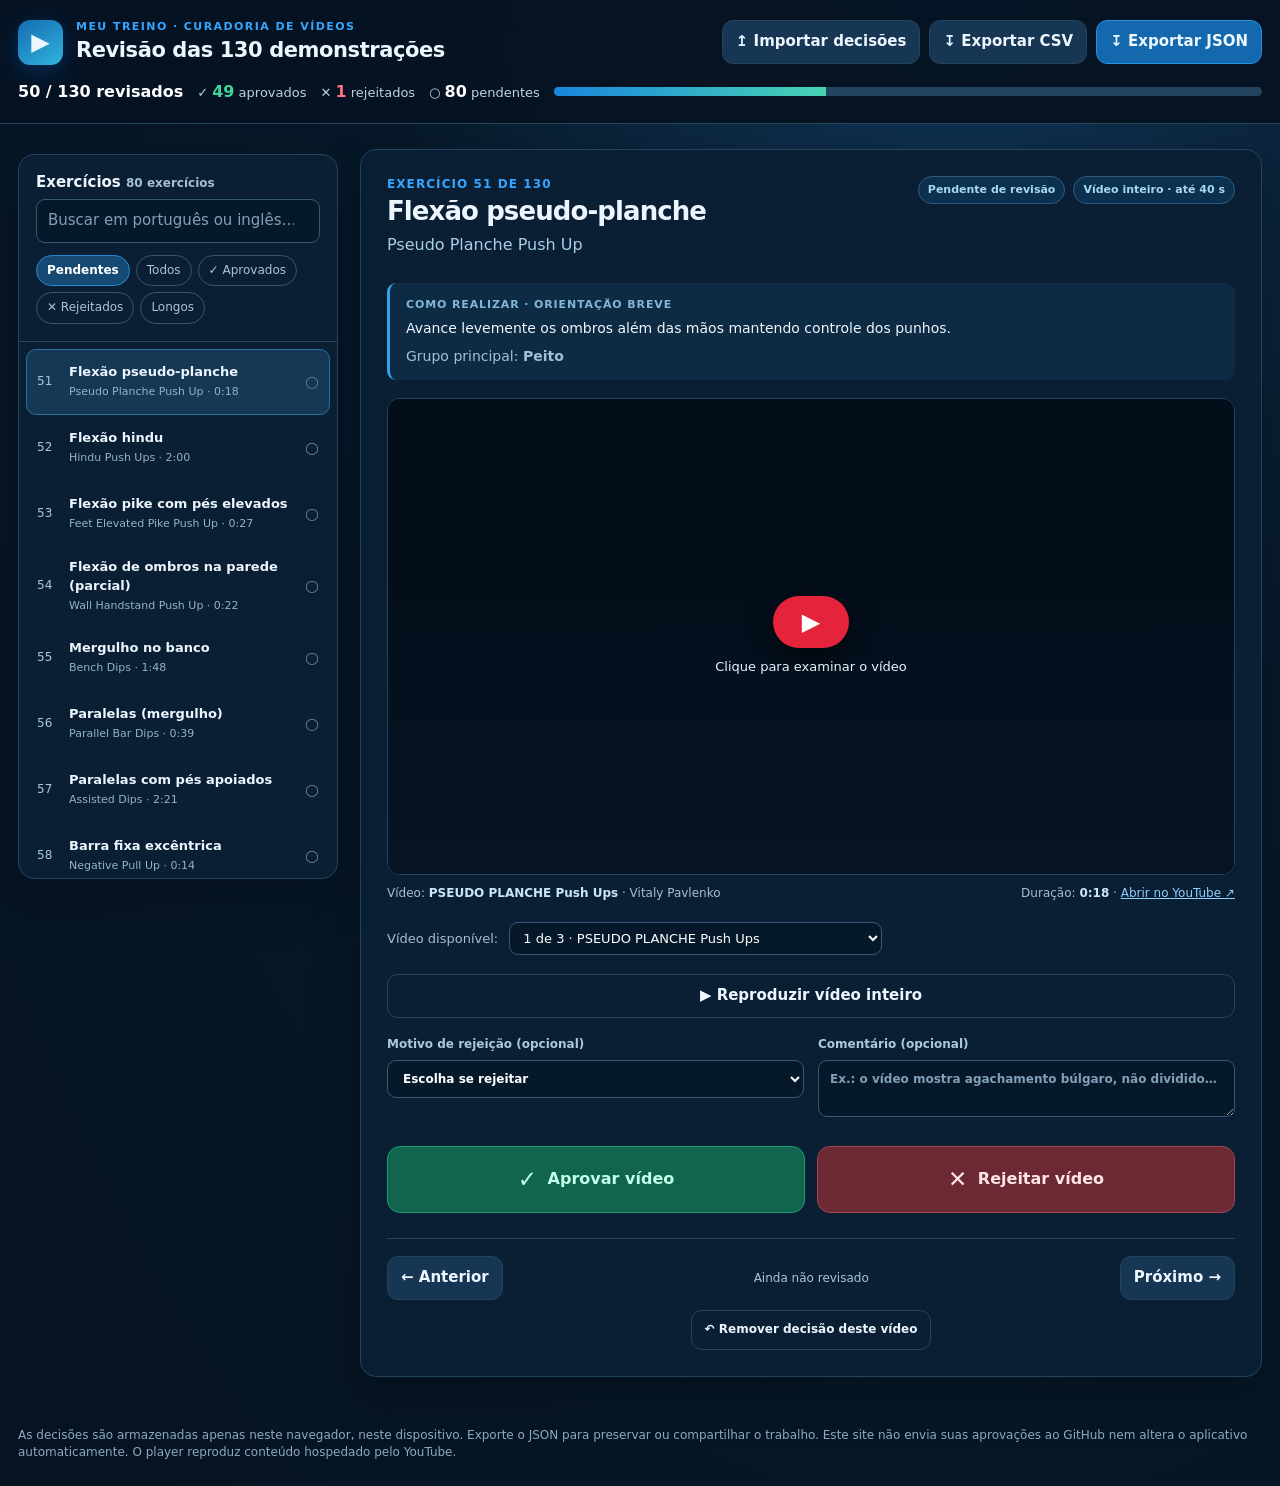
<file: docs/revisor-videos/index.html>
<!doctype html>
<html lang="pt-BR">
<head>
<meta charset="utf-8"><meta name="viewport" content="width=device-width,initial-scale=1">
<meta name="theme-color" content="#061321"><meta name="description" content="Revisor manual de 130 vídeos demonstrativos de exercícios para o aplicativo Meu Treino.">
<title>Revisor de vídeos — Meu Treino</title>
<style>:root{color-scheme:dark;--bg:#061321;--panel:#0c2135;--panel2:#102c44;--panel3:#173653;--line:#24435c;--text:#edf6ff;--muted:#a5bfd3;--blue:#36a5ff;--green:#41d39a;--red:#ff7180;--yellow:#ffcf6e;--r:16px}*{box-sizing:border-box}html{scroll-behavior:smooth}body{margin:0;background:radial-gradient(ellipse at 75% -20%,#133b60 0%,#071929 45%,#061321 100%);color:var(--text);font:15px/1.45 system-ui,-apple-system,"Segoe UI",sans-serif}button,input,textarea,select{font:inherit}button{cursor:pointer}button:focus-visible,input:focus-visible,select:focus-visible,textarea:focus-visible,a:focus-visible{outline:3px solid #7cc7ff;outline-offset:2px}a{color:#8fcfff}header{border-bottom:1px solid #24445c;background:rgba(6,19,33,.94);padding:19px max(18px,calc((100vw - 1360px)/2));position:sticky;top:0;z-index:10;backdrop-filter:blur(16px)}.head-row{display:flex;gap:20px;justify-content:space-between;align-items:center;flex-wrap:wrap}.brand{display:flex;align-items:center;gap:13px}.mark{display:grid;place-items:center;width:45px;height:45px;border-radius:12px;background:linear-gradient(145deg,#146bb3,#31b4dc);font-size:24px;box-shadow:0 6px 25px #0652ad66}.eyebrow{font-size:11px;text-transform:uppercase;letter-spacing:.13em;color:var(--blue);font-weight:700}h1{font-size:21px;margin:0;font-weight:800;letter-spacing:-.02em}h2{margin:0 0 2px;font-size:26px;letter-spacing:-.035em}h3{margin:0 0 6px;font-size:15px}.muted{color:var(--muted)}.small{font-size:12px}.head-actions{display:flex;gap:9px;align-items:center;flex-wrap:wrap}.btn{border:1px solid var(--line);background:var(--panel3);color:var(--text);padding:10px 13px;border-radius:11px;font-weight:650;transition:.15s ease}.btn:hover{filter:brightness(1.17)}.btn:disabled{opacity:.45;cursor:not-allowed}.btn.primary{background:#1469ae;border-color:#258fe1}.btn.ghost{background:transparent}.stats{display:flex;gap:14px;align-items:center;flex-wrap:wrap;margin-top:15px}.stat{font-size:13px;color:#bad2e2}.stat strong{font-size:16px;color:white}.stat.ok strong{color:var(--green)}.stat.no strong{color:var(--red)}.track{background:#24435e;border-radius:99px;height:9px;overflow:hidden;flex:1;min-width:150px}.track-fill{height:100%;background:linear-gradient(90deg,#1a85dd,#47d4b4);width:0;transition:width .2s}.wrap{max-width:1380px;margin:0 auto;padding:25px 18px 50px;display:grid;grid-template-columns:minmax(265px,320px) minmax(0,1fr);gap:22px;align-items:start}.sidebar,.maincard{border:1px solid var(--line);background:#0a1f33;border-radius:var(--r);box-shadow:0 18px 45px #020b1560}.sidebar{position:sticky;top:154px;max-height:calc(100vh - 175px);display:flex;flex-direction:column;overflow:hidden}.sidebar-top{padding:17px;border-bottom:1px solid var(--line)}.sidebar-top .muted{font-size:12px}input[type="search"],input[type="number"],textarea,select{background:#06192b;border:1px solid #355976;border-radius:9px;color:white;padding:10px 11px;width:100%}input[type="search"]::placeholder,textarea::placeholder{color:#829fb7}.filters{display:flex;gap:6px;flex-wrap:wrap;margin-top:12px}.filter{border:1px solid #35546c;border-radius:99px;background:transparent;color:#aac4d7;padding:6px 10px;font-size:12px}.filter.active{background:#164a72;border-color:#2787cf;color:white;font-weight:700}.item-list{overflow:auto;padding:7px;scrollbar-color:#3a5971 transparent}.nav-item{display:flex;text-align:left;gap:10px;align-items:center;border:1px solid transparent;background:transparent;color:var(--text);width:100%;padding:10px;border-radius:10px;min-height:66px}.nav-item:hover{background:#183750}.nav-item.current{background:#153955;border-color:#2c719d}.nav-num{color:#a8c8e1;font-variant-numeric:tabular-nums;font-size:12px;min-width:22px}.nav-title{font-size:13px;font-weight:680;display:block}.nav-sub{font-size:11px;color:#93b3c8;display:block;margin-top:2px}.nav-status{margin-left:auto;font-size:16px}.nav-status.ok{color:var(--green)}.nav-status.no{color:var(--red)}.nav-status.wait{color:#647f99}.maincard{padding:26px}.main-top{display:flex;justify-content:space-between;gap:18px;align-items:start;flex-wrap:wrap}.counter{color:var(--blue);font-size:12px;font-weight:750;letter-spacing:.09em;text-transform:uppercase}.english{font-size:16px;color:#a8cee7;margin:1px 0 10px}.chipline{display:flex;gap:8px;flex-wrap:wrap;align-items:center}.chip{font-size:11px;font-weight:750;border:1px solid #2d5e82;color:#a9d8f3;background:#0c3150;padding:5px 9px;border-radius:99px}.chip.warn{border-color:#8c6933;background:#3a2d1e;color:#ffd58a}.chip.ok{border-color:#327765;background:#13473e;color:#6ff2c1}.chip.no{border-color:#853a47;background:#481d30;color:#ffb3bd}.info-card{margin-top:17px;background:#0e2b44;border-left:3px solid #32a4e8;border-radius:9px;padding:14px 16px}.info-card .label{display:block;font-size:11px;color:#81b8d9;text-transform:uppercase;font-weight:750;letter-spacing:.08em;margin-bottom:5px}.info-card p{margin:0;font-size:14px}.warning{margin-top:12px;border:1px solid #835f36;background:#352919;padding:12px 14px;border-radius:10px;color:#ffdfa4;font-size:13px}.video-area{margin-top:18px;display:grid;grid-template-columns:minmax(0,1fr);gap:10px}.screen{position:relative;width:100%;aspect-ratio:16/9;min-height:225px;background:#020b16;border:1px solid #29445d;border-radius:13px;overflow:hidden}.screen iframe{width:100%;height:100%;border:0;display:block}.poster{position:absolute;inset:0;display:grid;place-content:center;text-align:center;background:#020a15;isolation:isolate}.poster:before{content:"";position:absolute;inset:0;background:linear-gradient(0deg,#071627ef 0%,#06152555 70%),var(--thumb) center/cover;z-index:-1;opacity:.85}.play{background:#e5233b;border:0;color:white;border-radius:99px;width:76px;height:52px;font-size:24px;box-shadow:0 8px 25px #000a;margin:auto auto 10px}.poster span{font-size:13px;color:#e5f5ff}.video-meta{display:flex;justify-content:space-between;gap:10px;flex-wrap:wrap;font-size:12px;color:var(--muted)}.video-meta b{color:#cce6f9}.clipbox{margin-top:20px;background:#102b44;border:1px solid #335b78;border-radius:13px;padding:17px}.clipbox .clip-header{display:flex;gap:12px;justify-content:space-between;align-items:center;flex-wrap:wrap}.clip-fields{display:grid;grid-template-columns:1fr 1fr;gap:14px;margin:13px 0}.clip-fields label{display:block;font-size:12px;font-weight:700;color:#b4cee1}.clip-fields input{margin-top:7px}.clip-tip{font-size:12px;color:#e0c994;margin-top:8px}.actions{display:grid;grid-template-columns:1fr 1fr;gap:12px;margin-top:24px}.choice{border:1px solid transparent;border-radius:13px;padding:16px 10px;font-size:16px;font-weight:780}.choice.approve{background:#11644e;color:#c2ffea;border-color:#209d73}.choice.reject{background:#6c2934;color:#ffe5e8;border-color:#a24451}.choice:hover{filter:brightness(1.15)}.choice .big{font-size:23px;vertical-align:middle;margin-right:5px}.notes{margin-top:18px;display:grid;grid-template-columns:1fr 1fr;gap:14px}.notes label{font-size:12px;color:#acc9df;font-weight:650;display:block}.notes label>*{margin-top:7px}.footnav{display:flex;align-items:center;justify-content:space-between;gap:10px;margin-top:25px;padding-top:17px;border-top:1px solid var(--line)}.statusline{font-size:12px;color:#a9c5da}.notice{max-width:1380px;padding:0 18px 25px;margin:auto;color:#8caac0;font-size:12px}.notice a{color:#9ed5ff}.empty{padding:20px 14px;color:#90b1c6;text-align:center;font-size:13px}.toggle{display:flex;gap:7px;align-items:center;font-size:12px;color:var(--muted)}@media(max-width:860px){header{position:static;padding:16px}.wrap{display:block;padding:15px}.sidebar{position:static;max-height:none;margin-bottom:15px}.item-list{display:flex;max-height:135px;overflow-x:auto;overflow-y:hidden}.nav-item{flex:0 0 210px}.maincard{padding:18px}.stats{gap:9px}.track{flex-basis:100%}.notes{grid-template-columns:1fr}}@media(max-width:450px){.head-actions{width:100%}.head-actions .btn{flex:1;font-size:12px}.actions{gap:8px}.choice{padding:13px 4px;font-size:13px}h2{font-size:23px}.clip-fields{gap:8px}.stat{font-size:11px}.brand h1{font-size:17px}}
</style>
</head>
<body>
<header>
  <div class="head-row">
    <div class="brand"><div class="mark" aria-hidden="true">▶</div><div><div class="eyebrow">Meu Treino · Curadoria de vídeos</div><h1>Revisão das 130 demonstrações</h1></div></div>
    <div class="head-actions">
      <button class="btn" type="button" id="importBtn">↥ Importar decisões</button>
      <button class="btn" type="button" id="exportCsv">↧ Exportar CSV</button>
      <button class="btn primary" type="button" id="exportJson">↧ Exportar JSON</button>
      <input type="file" id="importFile" accept=".json,application/json" hidden>
    </div>
  </div>
  <div class="stats" aria-live="polite">
    <div class="stat"><strong id="progressText">17 / 130 revisados</strong></div>
    <div class="stat ok">✓ <strong id="approvedCount">0</strong> aprovados</div>
    <div class="stat no">✕ <strong id="rejectedCount">0</strong> rejeitados</div>
    <div class="stat">○ <strong id="pendingCount">113</strong> pendentes</div>
    <div class="track" title="Progresso geral"><div class="track-fill" id="progressFill"></div></div>
  </div>
</header>
<div class="wrap">
  <aside class="sidebar" aria-label="Lista de exercícios">
    <div class="sidebar-top">
      <h3>Exercícios <span class="muted" id="visibleCount"></span></h3>
      <input id="search" type="search" autocomplete="off" placeholder="Buscar em português ou inglês…" aria-label="Buscar exercício">
      <div class="filters" aria-label="Filtrar exercícios">
        <button class="filter active" data-filter="pending" type="button">Pendentes</button>
        <button class="filter" data-filter="all" type="button">Todos</button>
        <button class="filter" data-filter="approved" type="button">✓ Aprovados</button>
        <button class="filter" data-filter="rejected" type="button">✕ Rejeitados</button>
        <button class="filter" data-filter="long" type="button">Longos</button>
      </div>
    </div>
    <div class="item-list" id="list" role="navigation"></div>
  </aside>
  <main class="maincard" id="maincard">
    <div class="main-top">
      <div><div class="counter" id="counter">Exercício 1 de 130</div><h2 id="namePt"></h2><div class="english" id="nameEn"></div></div>
      <div class="chipline"><span class="chip" id="statusChip">Pendente</span><span class="chip" id="durationChip"></span></div>
    </div>
    <div class="info-card"><span class="label">Como realizar · orientação breve</span><p id="description"></p><p class="small muted" style="margin-top:8px">Grupo principal: <strong id="muscle"></strong></p></div>
    <div class="warning" id="warning" style="display:none"></div>
    <div class="video-area">
      <div class="screen" id="screen" aria-label="Reprodutor do YouTube"></div>
      <div class="video-meta"><span>Vídeo: <b id="videoTitle"></b> · <span id="channel"></span></span><span>Duração: <b id="duration"></b> · <a id="videoLink" target="_blank" rel="noopener noreferrer">Abrir no YouTube ↗</a></span></div>
      <div id="alternatives" style="display:none;margin:9px 0;color:var(--muted);font-size:13px"><label for="optionPicker">Vídeo disponível:</label> <select id="optionPicker" style="width:auto;max-width:100%;margin-left:7px;padding:7px 9px"></select><span id="optionInfo" style="margin-left:9px"></span></div>
      <button class="btn ghost" type="button" id="entire">▶ Reproduzir vídeo completo</button>
    </div>
    <section class="clipbox" id="clipbox" style="display:none" aria-label="Definir trecho demonstrativo">
      <div class="clip-header"><h3>✂ Selecionar trecho da demonstração</h3><span class="chip warn">Máximo de 40 segundos</span></div>
      <p class="muted small">Este vídeo é mais longo. Assista ao original para localizar o movimento completo e deixe, se possível, 2–4 segundos antes e depois. Não há trecho previamente verificado.</p>
      <div class="clip-fields"><label>Início (segundos)<input id="start" type="number" min="0" step="1" placeholder="Ex.: 12"></label><label>Fim (segundos)<input id="end" type="number" min="1" step="1" placeholder="Ex.: 42"></label></div>
      <button id="previewClip" class="btn primary" type="button">▶ Reproduzir trecho selecionado</button>
      <div id="clipValidity" class="clip-tip" role="status"></div>
    </section>
    <div class="notes">
      <label>Motivo de rejeição (opcional)<select id="reason"><option value="">Escolha se rejeitar</option><option value="exercicio_errado">Exercício/variante incorreto</option><option value="tecnica_inadequada">Demonstração tecnicamente inadequada</option><option value="video_nao_abre">Vídeo não abre ou está indisponível</option><option value="trecho_indisponivel">Não há trecho demonstrativo adequado</option><option value="outro">Outro motivo</option></select></label>
      <label>Comentário (opcional)<textarea id="observation" rows="2" placeholder="Ex.: o vídeo mostra agachamento búlgaro, não dividido…"></textarea></label>
    </div>
    <div class="actions"><button class="choice approve" type="button" id="approve"><span class="big">✓</span> Aprovar vídeo</button><button class="choice reject" type="button" id="reject"><span class="big">✕</span> Rejeitar vídeo</button></div>
    <div class="footnav"><button class="btn" type="button" id="prev">← Anterior</button><span class="statusline" id="reviewState">Pendente</span><button class="btn" type="button" id="next">Próximo →</button></div>
    <div style="text-align:center;margin-top:10px"><button id="clear" type="button" class="btn ghost small">↶ Remover decisão deste vídeo</button></div>
  </main>
</div>
<div class="notice">As decisões são armazenadas apenas neste navegador, neste dispositivo. Exporte o JSON para preservar ou compartilhar o trabalho. Este site não envia suas aprovações ao GitHub nem altera o aplicativo automaticamente. O player reproduz conteúdo hospedado pelo YouTube.</div>
<script id="dataset" type="application/json">{"version":"2.0","origin":"Pesquisa-videos-130-MeuTreino","total":130,"items":[{"id":"inclinepush","pt":"Flexão inclinada","en":"Incline Push Up","description":"Apoie as mãos numa superfície firme e estável.","muscle":"—","youtubeId":"Gvm5Q29UHbk","youtubeTitle":"How to do an Incline Push-Up","channel":"National Academy of Sports Medicine (NASM)","duration":19,"warnings":[],"inBrazil":true,"embeddable":true,"options":[{"id":"Gvm5Q29UHbk","title":"How to do an Incline Push-Up","channel":"National Academy of Sports Medicine (NASM)","duration":19}]},{"id":"bandrow","pt":"Remada com elástico","en":"Resistance Band Row","description":"Fixe o elástico num ponto seguro e puxe com controle.","muscle":"—","youtubeId":"rMHC8KSej_Q","youtubeTitle":"Resistance Band Single Arm Rows","channel":"RL Performance (RL Performance)","duration":20,"warnings":[],"inBrazil":true,"embeddable":true,"options":[{"id":"rMHC8KSej_Q","title":"Resistance Band Single Arm Rows","channel":"RL Performance (RL Performance)","duration":20}]},{"id":"lunge","pt":"Avanço alternado","en":"Alternating Lunges","description":"Faça passos controlados mantendo boa estabilidade.","muscle":"—","youtubeId":"s2tC7WhZw2k","youtubeTitle":"Walking Lunges - Bodyweight","channel":"Coach Marielle ","duration":6,"warnings":[],"inBrazil":true,"embeddable":true,"options":[{"id":"s2tC7WhZw2k","title":"Walking Lunges - Bodyweight","channel":"Coach Marielle ","duration":6}]},{"id":"explosivepush","pt":"Flexão explosiva","en":"Explosive Push Ups","description":"Só acelere a subida quando dominar a flexão convencional.","muscle":"Peito","youtubeId":"iO0sT5FDgj4","youtubeTitle":"Plyometric Push-Up","channel":"Explore Movement ","duration":6,"warnings":[],"inBrazil":true,"embeddable":true,"options":[{"id":"iO0sT5FDgj4","title":"Plyometric Push-Up","channel":"Explore Movement ","duration":6}]},{"id":"scapularpull","pt":"Depressão escapular suspenso na barra","en":"Scapular Pull Up","description":"Eleve o corpo levemente pelas escápulas, sem dobrar os cotovelos.","muscle":"Costas","youtubeId":"9M8ylnbriB0","youtubeTitle":"Simple Scap Pull-up Tutorial","channel":"livfitkarl","duration":13,"warnings":[],"inBrazil":true,"embeddable":true,"options":[{"id":"9M8ylnbriB0","title":"Simple Scap Pull-up Tutorial","channel":"livfitkarl","duration":13}]},{"id":"commando","pt":"Barra fixa com pegada alternada","en":"Commando Pull Up","description":"Alterne o lado da cabeça em relação à barra com controle.","muscle":"Costas","youtubeId":"Px63ik-4aLU","youtubeTitle":"Commando Pullup (monkey grip)","channel":"FSP Admin","duration":11,"warnings":[],"inBrazil":true,"embeddable":true,"options":[{"id":"Px63ik-4aLU","title":"Commando Pullup (monkey grip)","channel":"FSP Admin","duration":11}]},{"id":"archerpull","pt":"Barra fixa arqueiro","en":"Archer Pull Up","description":"Progrida apenas após dominar várias barras estritas.","muscle":"Costas","youtubeId":"AeBvpCCYpGI","youtubeTitle":"Archer pull up technique","channel":"Summerfunfitness","duration":30,"warnings":[],"inBrazil":true,"embeddable":true,"options":[{"id":"AeBvpCCYpGI","title":"Archer pull up technique","channel":"Summerfunfitness","duration":30}]},{"id":"shouldertap","pt":"Toques no ombro em prancha","en":"Plank Shoulder Taps","description":"Toque alternadamente os ombros sem rodar excessivamente a pelve.","muscle":"Abdômen","youtubeId":"eyeuugrpLYA","youtubeTitle":"How to Do Plank Shoulder Taps #shorts","channel":"Well+Good","duration":16,"warnings":[],"inBrazil":true,"embeddable":true,"options":[{"id":"eyeuugrpLYA","title":"How to Do Plank Shoulder Taps #shorts","channel":"Well+Good","duration":16}]},{"id":"shrimp","pt":"Agachamento shrimp","en":"Shrimp Squat","description":"Mantenha equilíbrio e avance gradualmente na amplitude.","muscle":"Pernas","youtubeId":"85YE86ipw_w","youtubeTitle":"Shrimp Squat Progression Guide | Beginner to Intermediate Tutorial (Step-by-Step)","channel":"Flow Motion Fitness ","duration":161,"warnings":[],"inBrazil":true,"embeddable":true,"options":[{"id":"85YE86ipw_w","title":"Shrimp Squat Progression Guide | Beginner to Intermediate Tutorial (Step-by-Step)","channel":"Flow Motion Fitness ","duration":161}]},{"id":"cossack","pt":"Agachamento cossaco","en":"Cossack Squats","description":"Faça deslocamento lateral apenas na amplitude confortável.","muscle":"Pernas","youtubeId":"gfod3jiMgl4","youtubeTitle":"Cossack Squats (Beginner to Advanced Progressions)","channel":"Zack Henderson","duration":700,"warnings":[],"inBrazil":true,"embeddable":true,"options":[{"id":"gfod3jiMgl4","title":"Cossack Squats (Beginner to Advanced Progressions)","channel":"Zack Henderson","duration":700}]},{"id":"hollowhold","pt":"Hollow body hold","en":"Hollow Body Hold","description":"Mantenha a lombar suavemente apoiada e reduza a alavanca se necessário.","muscle":"Abdômen","youtubeId":"_wBPcny-7Hc","youtubeTitle":"Hollow Body Progression  #calisthenicsworkout  #calisthenics #gymnasticsworkout #core #coreworkout","channel":"Dmitriy Karashchuk","duration":16,"warnings":[],"inBrazil":true,"embeddable":true,"options":[{"id":"_wBPcny-7Hc","title":"Hollow Body Progression  #calisthenicsworkout  #calisthenics #gymnasticsworkout #core #coreworkout","channel":"Dmitriy Karashchuk","duration":16}]},{"id":"legraise","pt":"Elevação de pernas deitado","en":"Lying Leg Raises","description":"Reduza a amplitude se a lombar se afastar do solo.","muscle":"Abdômen","youtubeId":"KCt2qWYPrMc","youtubeTitle":"Bench Leg Raises","channel":"Repetitions Fitness RPT","duration":10,"warnings":[],"inBrazil":true,"embeddable":true,"options":[{"id":"KCt2qWYPrMc","title":"Bench Leg Raises","channel":"Repetitions Fitness RPT","duration":10}]},{"id":"dbbentrow","pt":"Remada curvada com halteres","en":"Bent Over Dumbbell Row","description":"Flexione quadril e mantenha as escápulas sob controle.","muscle":"Costas","youtubeId":"dpYI8K6e-jE","youtubeTitle":"Technique tips ✅ Bent over row! #shorts","channel":"LisaFiitt Workouts","duration":9,"warnings":[],"inBrazil":true,"embeddable":true,"options":[{"id":"dpYI8K6e-jE","title":"Technique tips ✅ Bent over row! #shorts","channel":"LisaFiitt Workouts","duration":9}]},{"id":"dbtricepsoverhead","pt":"Extensão de tríceps acima da cabeça","en":"Overhead Dumbbell Triceps Extension","description":"Mantenha cotovelos apontados para cima sem forçar ombros.","muscle":"Braços","youtubeId":"b_r_LW4HEcM","youtubeTitle":"✅ The PERFECT Overhead DB Tricep Extension","channel":"Andrew Kwong (DeltaBolic)","duration":11,"warnings":[],"inBrazil":true,"embeddable":true,"options":[{"id":"b_r_LW4HEcM","title":"✅ The PERFECT Overhead DB Tricep Extension","channel":"Andrew Kwong (DeltaBolic)","duration":11}]},{"id":"dbtricepskick","pt":"Coice de tríceps com halter","en":"Dumbbell Triceps Kickback","description":"Estabilize o tronco e estenda o cotovelo sem balançar.","muscle":"Braços","youtubeId":"WhBxKbe1-NU","youtubeTitle":"✅ The PERFECT Triceps Kickback","channel":"Andrew Kwong (DeltaBolic)","duration":11,"warnings":[],"inBrazil":true,"embeddable":true,"options":[{"id":"WhBxKbe1-NU","title":"✅ The PERFECT Triceps Kickback","channel":"Andrew Kwong (DeltaBolic)","duration":11}]},{"id":"dbclosepress","pt":"Supino fechado com halteres","en":"Close Grip Dumbbell Bench Press","description":"Mantenha cotovelos relativamente próximos ao corpo.","muscle":"Peito","youtubeId":"BaiiD8qI_W0","youtubeTitle":"Close Grip Bench Press with Dumbbells","channel":"jennyjeanfitness","duration":10,"warnings":[],"inBrazil":true,"embeddable":true,"options":[{"id":"BaiiD8qI_W0","title":"Close Grip Bench Press with Dumbbells","channel":"jennyjeanfitness","duration":10}]},{"id":"dbcalf","pt":"Elevação de panturrilhas com halteres","en":"Dumbbell Calf Raise","description":"Suba e desça com tornozelos alinhados.","muscle":"Pernas","youtubeId":"hPA98_r-6e4","youtubeTitle":"Standing DB Calf Raises (Exercise Library)","channel":"Horton Barbell","duration":55,"warnings":[],"inBrazil":true,"embeddable":true,"options":[{"id":"hPA98_r-6e4","title":"Standing DB Calf Raises (Exercise Library)","channel":"Horton Barbell","duration":55}]},{"id":"dbfarmer","pt":"Caminhada do fazendeiro com halteres","en":"Dumbbell Farmers Walk","description":"Caminhe com tronco alto sem inclinar para os lados.","muscle":"Abdômen","youtubeId":"1uOs1hP3u4A","youtubeTitle":"MUST TRY UNDERRATED EXERCISE! (FARMERS WALK EXPLAINED)","channel":"Colossus Fitness","duration":13,"warnings":[],"inBrazil":true,"embeddable":true,"options":[{"id":"1uOs1hP3u4A","title":"MUST TRY UNDERRATED EXERCISE! (FARMERS WALK EXPLAINED)","channel":"Colossus Fitness","duration":13}]},{"id":"bbclosebench","pt":"Supino fechado com barra","en":"Close Grip Barbell Bench Press","description":"Use pegada confortável e não aproxime excessivamente as mãos.","muscle":"Peito","youtubeId":"4yKLxOsrGfg","youtubeTitle":"7 Steps to A Perfect Close Grip Bench ⚠️ #bench","channel":"Hazzytrainer","duration":13,"warnings":[],"inBrazil":true,"embeddable":true,"options":[{"id":"4yKLxOsrGfg","title":"7 Steps to A Perfect Close Grip Bench ⚠️ #bench","channel":"Hazzytrainer","duration":13}]},{"id":"bbunderrow","pt":"Remada supinada com barra","en":"Reverse Grip Barbell Row","description":"Controle a pegada supinada e estabilize o tronco.","muscle":"Costas","youtubeId":"i3m4R_o7_1c","youtubeTitle":"How to do Reverse Grip barbell Row|| Bent over barbell Row","channel":"fitness vlog ","duration":7,"warnings":[],"inBrazil":true,"embeddable":true,"options":[{"id":"i3m4R_o7_1c","title":"How to do Reverse Grip barbell Row|| Bent over barbell Row","channel":"fitness vlog ","duration":7}]},{"id":"bboverhead","pt":"Desenvolvimento militar com barra","en":"Barbell Overhead Press","description":"Contraia abdômen e não hiperestenda a lombar.","muscle":"Ombros","youtubeId":"zoN5EH50Dro","youtubeTitle":"Perfect Overhead Press Form (DO THIS!)","channel":"Andrew Kwong (DeltaBolic)","duration":11,"warnings":[],"inBrazil":true,"embeddable":true,"options":[{"id":"zoN5EH50Dro","title":"Perfect Overhead Press Form (DO THIS!)","channel":"Andrew Kwong (DeltaBolic)","duration":11}]},{"id":"bbrdl","pt":"Levantamento romeno com barra","en":"Barbell Romanian Deadlift","description":"Desça com quadril para trás e barra próxima ao corpo.","muscle":"Pernas","youtubeId":"Wou9zVQrAfs","youtubeTitle":"Romanian vs Stiff-Leg Deadlift (KNOW THE DIFFERENCE!)","channel":"Andrew Kwong (DeltaBolic)","duration":8,"warnings":[],"inBrazil":true,"embeddable":true,"options":[{"id":"Wou9zVQrAfs","title":"Romanian vs Stiff-Leg Deadlift (KNOW THE DIFFERENCE!)","channel":"Andrew Kwong (DeltaBolic)","duration":8}]},{"id":"bbsumodead","pt":"Levantamento terra sumô com barra","en":"Sumo Barbell Deadlift","description":"Ajuste a abertura confortável e mantenha joelhos na direção dos pés.","muscle":"Pernas","youtubeId":"k_jHUVBU-T0","youtubeTitle":"Learn how to perform the perfect sumo deadlift✅","channel":"Gym And Fitness","duration":8,"warnings":[],"inBrazil":true,"embeddable":true,"options":[{"id":"k_jHUVBU-T0","title":"Learn how to perform the perfect sumo deadlift✅","channel":"Gym And Fitness","duration":8}]},{"id":"bbgoodmorning","pt":"Bom dia com barra","en":"Barbell Good Morning","description":"Mantenha carga reduzida e execute dobradiça do quadril.","muscle":"Pernas","youtubeId":"q4gCaj8g5tg","youtubeTitle":"How to do a Barbell Good Morning","channel":"Good Human","duration":26,"warnings":[],"inBrazil":true,"embeddable":true,"options":[{"id":"q4gCaj8g5tg","title":"How to do a Barbell Good Morning","channel":"Good Human","duration":26}]},{"id":"bbcalf","pt":"Elevação de panturrilhas com barra","en":"Barbell Calf Raise","description":"Use suporte estável e movimento de tornozelo controlado.","muscle":"Pernas","youtubeId":"5dpJj3ulwK0","youtubeTitle":"Barbell Standing Calf Raise","channel":"Christian Butler","duration":20,"warnings":[],"inBrazil":true,"embeddable":true,"options":[{"id":"5dpJj3ulwK0","title":"Barbell Standing Calf Raise","channel":"Christian Butler","duration":20}]},{"id":"bbreversecurl","pt":"Rosca inversa com barra","en":"Barbell Reverse Curl","description":"Use pegada pronada e carga confortável para punhos.","muscle":"Braços","youtubeId":"vm6E-iNWQUw","youtubeTitle":"Protect your Joints: Reverse Barbell Curls ❌ #curls","channel":"Hazzytrainer","duration":14,"warnings":[],"inBrazil":true,"embeddable":true,"options":[{"id":"vm6E-iNWQUw","title":"Protect your Joints: Reverse Barbell Curls ❌ #curls","channel":"Hazzytrainer","duration":14}]},{"id":"bbupright","pt":"Remada alta com barra (amplitude confortável)","en":"Barbell Upright Row","description":"Não eleve a barra se houver desconforto nos ombros.","muscle":"Ombros","youtubeId":"AWsGWt-VMl8","youtubeTitle":"STOP DOING THIS Upright Row Mistake‼️","channel":"Andrew Kwong (DeltaBolic)","duration":12,"warnings":[],"inBrazil":true,"embeddable":true,"options":[{"id":"AWsGWt-VMl8","title":"STOP DOING THIS Upright Row Mistake‼️","channel":"Andrew Kwong (DeltaBolic)","duration":12}]},{"id":"inclinemachine","pt":"Supino inclinado em máquina","en":"Incline Chest Press Machine","description":"Ajuste o banco para que as alças fiquem na altura adequada.","muscle":"Peito","youtubeId":"rVh0tKDnYvs","youtubeTitle":"Plate Loaded Incline Chest Press","channel":"Propel Fitness Center","duration":11,"warnings":[],"inBrazil":true,"embeddable":true,"options":[{"id":"rVh0tKDnYvs","title":"Plate Loaded Incline Chest Press","channel":"Propel Fitness Center","duration":11}]},{"id":"cablechest","pt":"Supino em pé nos cabos","en":"Standing Cable Chest Press","description":"Mantenha o tronco firme e empurre de forma simétrica.","muscle":"Peito","youtubeId":"-wubBe3IYnQ","youtubeTitle":"Seated cable chest press","channel":"Coach Mike Urso","duration":15,"warnings":[],"inBrazil":true,"embeddable":true,"options":[{"id":"-wubBe3IYnQ","title":"Seated cable chest press","channel":"Coach Mike Urso","duration":15}]},{"id":"closepulldown","pt":"Puxada fechada na polia","en":"Close Grip Lat Pulldown","description":"Conduza os cotovelos para baixo sem puxar com balanço.","muscle":"Costas","youtubeId":"jXRxMJhOCc0","youtubeTitle":"Close grip lat pulldown tips! This video is showing my tips of performing close grip lat pulldown.","channel":"Stan Bakh","duration":6,"warnings":[],"inBrazil":true,"embeddable":true,"options":[{"id":"jXRxMJhOCc0","title":"Close grip lat pulldown tips! This video is showing my tips of performing close grip lat pulldown.","channel":"Stan Bakh","duration":6}]},{"id":"highrowmachine","pt":"Remada alta articulada","en":"High Row Machine","description":"Ajuste o assento para uma trajetória confortável.","muscle":"Costas","youtubeId":"NnKqgrviXVE","youtubeTitle":"HOW TO DO CHEST SUPPORTED LAT PULLDOWN (HIGH ROW)","channel":"IRON MINDSETS","duration":9,"warnings":[],"inBrazil":true,"embeddable":true,"options":[{"id":"NnKqgrviXVE","title":"HOW TO DO CHEST SUPPORTED LAT PULLDOWN (HIGH ROW)","channel":"IRON MINDSETS","duration":9}]},{"id":"legextension","pt":"Cadeira extensora","en":"Leg Extension Machine","description":"Ajuste o eixo da máquina ao joelho e evite trancos.","muscle":"Pernas","youtubeId":"uM86QE59Tgc","youtubeTitle":"The PERFECT Leg Extension","channel":"Andrew Kwong (DeltaBolic)","duration":9,"warnings":[],"inBrazil":true,"embeddable":true,"options":[{"id":"uM86QE59Tgc","title":"The PERFECT Leg Extension","channel":"Andrew Kwong (DeltaBolic)","duration":9}]},{"id":"lyinglegcurl","pt":"Mesa flexora deitada","en":"Lying Leg Curl Machine","description":"Evite levantar a pelve ao flexionar os joelhos.","muscle":"Pernas","youtubeId":"yjWAuFOjhuY","youtubeTitle":"Maximize your leg curls with these tips!","channel":"ArielYu_Fit","duration":13,"warnings":[],"inBrazil":true,"embeddable":true,"options":[{"id":"yjWAuFOjhuY","title":"Maximize your leg curls with these tips!","channel":"ArielYu_Fit","duration":13}]},{"id":"hacksquat","pt":"Agachamento hack na máquina","en":"Hack Squat Machine","description":"Ajuste a base dos pés para alinhamento confortável.","muscle":"Pernas","youtubeId":"bGbHOeHXnB8","youtubeTitle":"Hack squat 🔥","channel":"Trent Harrison","duration":15,"warnings":[],"inBrazil":true,"embeddable":true,"options":[{"id":"bGbHOeHXnB8","title":"Hack squat 🔥","channel":"Trent Harrison","duration":15}]},{"id":"smithsplit","pt":"Agachamento dividido no Smith","en":"Smith Machine Split Squat","description":"Controle a posição dos pés em relação à trajetória fixa.","muscle":"Pernas","youtubeId":"iEyYqAL1TuU","youtubeTitle":"Split squat (smith machine)","channel":"Bree Porter","duration":12,"warnings":[],"inBrazil":true,"embeddable":true,"options":[{"id":"iEyYqAL1TuU","title":"Split squat (smith machine)","channel":"Bree Porter","duration":12}]},{"id":"hipabduction","pt":"Cadeira abdutora","en":"Hip Abduction Machine","description":"Afaste as coxas sem impulsionar o tronco.","muscle":"Glúteos","youtubeId":"tu4o4quPv2k","youtubeTitle":"Hip Abduction Machine (KNOW THE DIFFERENCE!)","channel":"Andrew Kwong (DeltaBolic)","duration":11,"warnings":[],"inBrazil":true,"embeddable":true,"options":[{"id":"tu4o4quPv2k","title":"Hip Abduction Machine (KNOW THE DIFFERENCE!)","channel":"Andrew Kwong (DeltaBolic)","duration":11}]},{"id":"hipadduction","pt":"Cadeira adutora","en":"Hip Adduction Machine","description":"Feche as pernas em amplitude confortável.","muscle":"Pernas","youtubeId":"vNixlpsswr8","youtubeTitle":"Know the difference! Abductor machine #motivation #musclebuliding #gymworkout #aesthetic #gym","channel":"Cjaejr","duration":8,"warnings":[],"inBrazil":true,"embeddable":true,"options":[{"id":"vNixlpsswr8","title":"Know the difference! Abductor machine #motivation #musclebuliding #gymworkout #aesthetic #gym","channel":"Cjaejr","duration":8}]},{"id":"preachermachine","pt":"Rosca Scott na máquina","en":"Preacher Curl Machine","description":"Regule o banco para estabilizar os braços.","muscle":"Braços","youtubeId":"S4dDLfp3e8w","youtubeTitle":"The PERFECT Machine Preacher Curl","channel":"Andrew Kwong (DeltaBolic)","duration":9,"warnings":[],"inBrazil":true,"embeddable":true,"options":[{"id":"S4dDLfp3e8w","title":"The PERFECT Machine Preacher Curl","channel":"Andrew Kwong (DeltaBolic)","duration":9}]},{"id":"tricepsoverheadcable","pt":"Tríceps acima da cabeça no cabo","en":"Overhead Cable Triceps Extension","description":"Estabilize ombros antes de estender cotovelos.","muscle":"Braços","youtubeId":"9Ark9S11uXw","youtubeTitle":"The PERFECT Low Pulley Overhead Extensions","channel":"Andrew Kwong (DeltaBolic)","duration":11,"warnings":[],"inBrazil":true,"embeddable":true,"options":[{"id":"9Ark9S11uXw","title":"The PERFECT Low Pulley Overhead Extensions","channel":"Andrew Kwong (DeltaBolic)","duration":11}]},{"id":"bandfly","pt":"Crucifixo com elástico","en":"Resistance Band Chest Fly","description":"Afaste as mãos à frente mantendo leve flexão dos cotovelos.","muscle":"Peito","youtubeId":"Skcu4HHMFq4","youtubeTitle":"Band Chest Fly (Floor)","channel":"Sarah Gronborg","duration":12,"warnings":[],"inBrazil":true,"embeddable":true,"options":[{"id":"Skcu4HHMFq4","title":"Band Chest Fly (Floor)","channel":"Sarah Gronborg","duration":12}]},{"id":"bandlateral","pt":"Elevação lateral com elástico","en":"Resistance Band Lateral Raise","description":"Eleve até amplitude confortável sem inclinar o tronco.","muscle":"Ombros","youtubeId":"I0s4mvF2LYQ","youtubeTitle":"Band Lateral Raises","channel":"All Out Gym","duration":16,"warnings":[],"inBrazil":true,"embeddable":true,"options":[{"id":"I0s4mvF2LYQ","title":"Band Lateral Raises","channel":"All Out Gym","duration":16}]},{"id":"bandgoodmorning","pt":"Bom dia com elástico","en":"Resistance Band Good Morning","description":"Flexione o quadril e preserve a posição neutra da coluna.","muscle":"Pernas","youtubeId":"rQmkPvfcaSU","youtubeTitle":"Resistance Band Goodmorning","channel":"Nick Forgione","duration":7,"warnings":[],"inBrazil":true,"embeddable":true,"options":[{"id":"rQmkPvfcaSU","title":"Resistance Band Goodmorning","channel":"Nick Forgione","duration":7}]},{"id":"bandglutekick","pt":"Extensão de quadril com elástico","en":"Resistance Band Glute Kickback","description":"Estenda a perna sem compensação lombar.","muscle":"Glúteos","youtubeId":"Oz9KXbiSt2c","youtubeTitle":"Glute Kickback - Banded - Standing","channel":"SOS Athletic Excellence","duration":15,"warnings":[],"inBrazil":true,"embeddable":true,"options":[{"id":"Oz9KXbiSt2c","title":"Glute Kickback - Banded - Standing","channel":"SOS Athletic Excellence","duration":15}]},{"id":"kboverhead","pt":"Desenvolvimento com kettlebell","en":"Kettlebell Overhead Press","description":"Mantenha o punho neutro na posição de rack.","muscle":"Ombros","youtubeId":"iO6JMIW1lYQ","youtubeTitle":"Kettlebell Push Press","channel":"Movement & Mindset","duration":19,"warnings":[],"inBrazil":true,"embeddable":true,"options":[{"id":"iO6JMIW1lYQ","title":"Kettlebell Push Press","channel":"Movement & Mindset","duration":19}]},{"id":"bandshoulder","pt":"Desenvolvimento com elástico","en":"Resistance Band Shoulder Press","description":"Use resistência que permita movimento controlado.","muscle":"—","youtubeId":"0rLjkQweIDg","youtubeTitle":"Resistance Band Shoulder Press","channel":"SKLZ","duration":39,"warnings":[],"inBrazil":true,"embeddable":true,"options":[{"id":"0rLjkQweIDg","title":"Resistance Band Shoulder Press","channel":"SKLZ","duration":39},{"id":"jsxoqm3Im18","title":"Mini Band Shoulder Press","channel":"Flint House Police Rehabilitation ","duration":18},{"id":"rjB5ZVY4c6k","title":"How to: Mini band shoulder press #shoulderworkout #homeworkout #fit #personaltrainer","channel":"Heather Oliva Fit","duration":10}]},{"id":"closepush","pt":"Flexão com mãos próximas","en":"Close Grip Push Up","description":"Aproxime as mãos sem forçar os punhos e controle a descida.","muscle":"Peito","youtubeId":"zWWqJZzn2Xg","youtubeTitle":"Close Grip Push-Up Form 🔥💯✅ #shrots #viral #fitness #pushups","channel":"MFA Health and Fitness","duration":6,"warnings":[],"inBrazil":true,"embeddable":true,"options":[{"id":"zWWqJZzn2Xg","title":"Close Grip Push-Up Form 🔥💯✅ #shrots #viral #fitness #pushups","channel":"MFA Health and Fitness","duration":6},{"id":"5afQUU8VllM","title":"How To Do A CLOSE GRIP PUSH UP ON KNEES | Exercise Demonstration Video and Guide","channel":"Live Lean TV Daily Exercises","duration":45},{"id":"jdYi733XDM0","title":"Close Grip Push Ups","channel":"Ty Rutledge Fitness","duration":6}]},{"id":"declinepush","pt":"Flexão com pés elevados","en":"Decline Push Ups","description":"Apoie os pés em superfície estável e sustente a região lombar.","muscle":"Peito","youtubeId":"lx-49Yjqm-Q","youtubeTitle":"Decline Push-Ups","channel":"Explore Movement ","duration":7,"warnings":[],"inBrazil":true,"embeddable":true,"options":[{"id":"lx-49Yjqm-Q","title":"Decline Push-Ups","channel":"Explore Movement ","duration":7},{"id":"dcV-ATSeryA","title":"STOP doing DECLINE PUSH-UPS like this!","channel":"Max Euceda","duration":12},{"id":"7vbNMc3-CV8","title":"Decline Push ups are great to build your upper chest they are harder than regular push ups.","channel":"Clans Master","duration":8}]},{"id":"tempopush","pt":"Flexão com descida lenta","en":"Slow Tempo Push Ups","description":"Desça contando três segundos e suba sem perder alinhamento.","muscle":"Peito","youtubeId":"-nqGGKBDZtk","youtubeTitle":"Slow tempo push ups","channel":"SweatwithSarah ","duration":6,"warnings":[],"inBrazil":true,"embeddable":true,"options":[{"id":"-nqGGKBDZtk","title":"Slow tempo push ups","channel":"SweatwithSarah ","duration":6},{"id":"kAT59hZSFew","title":"Tempo Push-Ups: Slow Eccentrics for Bigger Gains","channel":"Ben Barker Fitness","duration":81},{"id":"pKZ-lkKKMws","title":"The Only Push Up Guide You Will Ever Need","channel":"Stozfit","duration":15}]},{"id":"pausepush","pt":"Flexão com pausa inferior","en":"Pause Push Ups","description":"Faça breve pausa próxima ao solo sem relaxar o tronco.","muscle":"Peito","youtubeId":"_wYRaVHVr6g","youtubeTitle":"Lets Fix your Pike Push-Ups!","channel":"STRIQfit","duration":15,"warnings":[],"inBrazil":true,"embeddable":true,"options":[{"id":"_wYRaVHVr6g","title":"Lets Fix your Pike Push-Ups!","channel":"STRIQfit","duration":15},{"id":"vkfZsBQ9faE","title":"What 30 Days of Push-Ups Does to Your Body After 50","channel":"Leaner After 50","duration":385},{"id":"yQEx9OC2C3E","title":"Push-Up Mistake (SAVE YOUR SHOULDERS!)","channel":"Andrew Kwong (DeltaBolic)","duration":8}]},{"id":"archerpush","pt":"Flexão arqueiro","en":"Archer Push Up","description":"Distribua a carga gradualmente para um dos braços.","muscle":"Peito","youtubeId":"eZNvTorsU6I","youtubeTitle":"How to Master the Archer Push-Up (Step-by-Step)","channel":"The Calisthenics Project","duration":269,"warnings":[],"inBrazil":true,"embeddable":true,"options":[{"id":"eZNvTorsU6I","title":"How to Master the Archer Push-Up (Step-by-Step)","channel":"The Calisthenics Project","duration":269},{"id":"7-4Uq64blA8","title":"How to do the Archer Push-Up | Calisthenics University Ep 22","channel":"STRIQfit","duration":177},{"id":"ZLWko5aP1FM","title":"Archer Push Ups Tutorial | Progressions From Basic Push Ups","channel":"Minus The Gym","duration":388}]},{"id":"pseudoplanche","pt":"Flexão pseudo-planche","en":"Pseudo Planche Push Up","description":"Avance levemente os ombros além das mãos mantendo controle dos punhos.","muscle":"Peito","youtubeId":"HkGcKQ36Mfo","youtubeTitle":"PSEUDO PLANCHE Push Ups","channel":"Vitaly Pavlenko","duration":18,"warnings":[],"inBrazil":true,"embeddable":true,"options":[{"id":"HkGcKQ36Mfo","title":"PSEUDO PLANCHE Push Ups","channel":"Vitaly Pavlenko","duration":18},{"id":"L7GKps5ygkQ","title":"Pseudo Planche Push Ups | FULL TUTORIAL","channel":"Adam Morgan","duration":496},{"id":"cFHPFmhlDjg","title":"Pseudo Push-Ups in 30 seconds or less","channel":"STRIQfit","duration":19}]},{"id":"hindupush","pt":"Flexão hindu","en":"Hindu Push Ups","description":"Realize movimento controlado em arco, sem forçar a lombar.","muscle":"Ombros","youtubeId":"ZxjEdqiRWRs","youtubeTitle":"VIDYUT JAMMWAL SHOWS YOU HOW TO DO THE PERFECT HINDU PUSH-UPS","channel":"CRUX","duration":120,"warnings":[],"inBrazil":true,"embeddable":true,"options":[{"id":"ZxjEdqiRWRs","title":"VIDYUT JAMMWAL SHOWS YOU HOW TO DO THE PERFECT HINDU PUSH-UPS","channel":"CRUX","duration":120},{"id":"QraO1UIy1Uw","title":"You should know this about Hindu Push Ups✅ #gym #fitness #bodybuidling #workout","channel":"Aakash Wadhwani","duration":13},{"id":"CdH5dT12axE","title":"How to do the Hindu Pushup - and Why!","channel":"Original Strength","duration":137}]},{"id":"elevatedpike","pt":"Flexão pike com pés elevados","en":"Feet Elevated Pike Push Up","description":"Eleve os pés em suporte firme, com controle cervical.","muscle":"Ombros","youtubeId":"8URA3YSur2M","youtubeTitle":"PIKE PUSH UP FEET ELEVATED | Technique Demo","channel":"Tom Peto Training","duration":27,"warnings":[],"inBrazil":true,"embeddable":true,"options":[{"id":"8URA3YSur2M","title":"PIKE PUSH UP FEET ELEVATED | Technique Demo","channel":"Tom Peto Training","duration":27},{"id":"_FfCWr4B6z8","title":"How To Do A Feet Elevated Pike Push Up | Exercise Demonstration Video and Guide","channel":"Live Lean TV Daily Exercises","duration":44},{"id":"3d-xLoUAP0o","title":"Elevated Pike Push-ups - Calisthenics Short","channel":"STRIQfit","duration":20}]},{"id":"wallhandstandpush","pt":"Flexão de ombros na parede (parcial)","en":"Wall Handstand Push Up","description":"Use amplitude reduzida e apoio firme, sem sobrecarregar o pescoço.","muscle":"Ombros","youtubeId":"WxgJS48wf1M","youtubeTitle":"Wall Facing Handstand Push up","channel":"Jacked Gymnastics","duration":22,"warnings":[],"inBrazil":true,"embeddable":true,"options":[{"id":"WxgJS48wf1M","title":"Wall Facing Handstand Push up","channel":"Jacked Gymnastics","duration":22},{"id":"pgLPjBLEo2s","title":"Wall Facing Handstand Push Up - New Movement (Tips and Tricks!)","channel":"WODprep","duration":648},{"id":"coY7DyHj7-I","title":"Wall Handstand Push-Ups Changed Everything","channel":"FitnessFAQs","duration":55}]},{"id":"benchedips","pt":"Mergulho no banco","en":"Bench Dips","description":"Não desça além da mobilidade confortável dos ombros.","muscle":"Braços","youtubeId":"0326dy_-CzM","youtubeTitle":"How to Do Triceps Bench Dips","channel":"LIVESTRONG","duration":108,"warnings":[],"inBrazil":true,"embeddable":true,"options":[{"id":"0326dy_-CzM","title":"How to Do Triceps Bench Dips","channel":"LIVESTRONG","duration":108},{"id":"jdFzYGmvDyg","title":"Stop Doing Bench Dips Like This!","channel":"ATHLEAN-X™","duration":306},{"id":"c3ZGl4pAwZ4","title":"How To: Bench Dip","channel":"ScottHermanFitness","duration":98}]},{"id":"paralleldips","pt":"Paralelas (mergulho)","en":"Parallel Bar Dips","description":"Mantenha o movimento controlado e a amplitude tolerável.","muscle":"Peito","youtubeId":"U7HeutDqS_w","youtubeTitle":"How To Do Parallel Bar Dips | Exercise Demonstration Video and Guide","channel":"Live Lean TV Daily Exercises","duration":39,"warnings":[],"inBrazil":true,"embeddable":true,"options":[{"id":"U7HeutDqS_w","title":"How To Do Parallel Bar Dips | Exercise Demonstration Video and Guide","channel":"Live Lean TV Daily Exercises","duration":39},{"id":"1c3ESEgomn4","title":"How To Do JUMPING PARALLEL BAR DIPS | Exercise Demonstration Video and Guide","channel":"Live Lean TV Daily Exercises","duration":55},{"id":"eLI7t-5wHno","title":"Parallel Bar Support Hold Position Exercise- Dips Calisthenics Gymnastics Tutorial","channel":"Strength Project","duration":218}]},{"id":"assistedparalleldips","pt":"Paralelas com pés apoiados","en":"Assisted Dips","description":"Use apoio dos pés para modular a carga e manter estabilidade.","muscle":"Braços","youtubeId":"kbmVlw-i0Vs","youtubeTitle":"Exercise Tutorial: Assisted Dips","channel":"Travis Tarrant","duration":141,"warnings":[],"inBrazil":true,"embeddable":true,"options":[{"id":"kbmVlw-i0Vs","title":"Exercise Tutorial: Assisted Dips","channel":"Travis Tarrant","duration":141},{"id":"yZ83t4mrPrI","title":"Assisted Dip","channel":"Renaissance Periodization","duration":12},{"id":"LH9iZNaO7oU","title":"Assisted Dip Machine","channel":"SE PRO-GRAM","duration":19}]},{"id":"negativepull","pt":"Barra fixa excêntrica","en":"Negative Pull Up","description":"Desça lentamente usando apoio seguro para alcançar a posição alta.","muscle":"Costas","youtubeId":"EkpJkHpJXmM","youtubeTitle":"Negative Pull-Up","channel":"Bulldog Gear","duration":14,"warnings":[],"inBrazil":true,"embeddable":true,"options":[{"id":"EkpJkHpJXmM","title":"Negative Pull-Up","channel":"Bulldog Gear","duration":14},{"id":"R8xNrImzdwI","title":"How To Do a Negative Pull-Up | Exercise Guide","channel":"Bodybuilding.com","duration":62},{"id":"3w8Pnbl70SQ","title":"How To Do Negative Pull Ups","channel":"Calixpert","duration":55}]},{"id":"bodyweightrowrings","pt":"Remada suspensa (TRX/argolas)","en":"Suspension Row","description":"Ajuste a inclinação do corpo para controlar a dificuldade.","muscle":"Costas","youtubeId":"IJhKKMzVbsk","youtubeTitle":"Suspension Row - Exercise Demonstration","channel":"Evan Claxton Lifestyle & Performance","duration":66,"warnings":[],"inBrazil":true,"embeddable":true,"options":[{"id":"IJhKKMzVbsk","title":"Suspension Row - Exercise Demonstration","channel":"Evan Claxton Lifestyle & Performance","duration":66},{"id":"RSe1FA8qxVg","title":"Suspension Rows","channel":"IKON Fitness","duration":75},{"id":"NIOpl0Q90uY","title":"Suspended Row","channel":"Forge Personal Training","duration":167}]},{"id":"ringfacepull","pt":"Face pull suspenso (TRX/argolas)","en":"TRX Face Pull","description":"Puxe as mãos em direção ao rosto e mantenha as escápulas ativas.","muscle":"Ombros","youtubeId":"Jbyoxer58j4","youtubeTitle":"How To Perform A TRX Face Pull","channel":"Champion Physical Therapy and Performance","duration":37,"warnings":[],"inBrazil":true,"embeddable":true,"options":[{"id":"Jbyoxer58j4","title":"How To Perform A TRX Face Pull","channel":"Champion Physical Therapy and Performance","duration":37},{"id":"A3_sS4UUHNE","title":"How to Perform a TRX Face Pull","channel":"Fitness Pain Free","duration":52},{"id":"zgZ7_o5aYlw","title":"How To Do A TRX FACE PULL | Exercise Demonstration Video and Guide","channel":"Live Lean TV Daily Exercises","duration":65}]},{"id":"proneyraise","pt":"Elevação Y deitado","en":"Prone Y Raise","description":"Eleve os braços em Y com baixa amplitude e sem forçar o pescoço.","muscle":"Ombros","youtubeId":"7NaNt-txiqc","youtubeTitle":"Prone Y raise","channel":"Cosnett Training Systems","duration":86,"warnings":[],"inBrazil":true,"embeddable":true,"options":[{"id":"7NaNt-txiqc","title":"Prone Y raise","channel":"Cosnett Training Systems","duration":86},{"id":"YpE7HmoJ2wY","title":"How to do a Prone Y Raise","channel":"Get Strong with Emily","duration":35},{"id":"_uvCj0C1NA0","title":"Prone Y","channel":"Daily Workout Builder","duration":32}]},{"id":"pronewraise","pt":"Elevação W deitado","en":"Prone W Raise","description":"Aproxime as escápulas com cotovelos flexionados sem erguer a lombar.","muscle":"Ombros","youtubeId":"94uAAUMJ7Jw","youtubeTitle":"Prone W Raise","channel":"Charlie Coyote","duration":17,"warnings":[],"inBrazil":true,"embeddable":true,"options":[{"id":"94uAAUMJ7Jw","title":"Prone W Raise","channel":"Charlie Coyote","duration":17},{"id":"lWta671_6mE","title":"Prone W","channel":"Daily Workout Builder","duration":24},{"id":"tl9GV1DjwYs","title":"Prone W Raises Tutorial | Strengthen Your Posture, Back, Shoulders, Improve Neck & Shoulder Pain","channel":"FitFx Training","duration":48}]},{"id":"wallslide","pt":"Deslizamento de braços na parede","en":"Wall Slides","description":"Suba os braços deslizando na parede sem arquear a lombar.","muscle":"Ombros","youtubeId":"i_0zLUcE-zk","youtubeTitle":"Wall Slides","channel":"Daily Workout Builder","duration":29,"warnings":[],"inBrazil":true,"embeddable":true,"options":[{"id":"i_0zLUcE-zk","title":"Wall Slides","channel":"Daily Workout Builder","duration":29},{"id":"GLty-L_JxXk","title":"Wall Slides","channel":"Baptist Health","duration":46},{"id":"WIdjSjzNS2A","title":"Serratus Wall Slides","channel":"The Active Life","duration":36}]},{"id":"scapularpush","pt":"Flexão escapular","en":"Scapular Push Up","description":"Mantenha cotovelos estendidos e mova somente as escápulas.","muscle":"Ombros","youtubeId":"SBPRhZI2RkI","youtubeTitle":"Scapular Push-Up","channel":"Kraken Exercise Library","duration":28,"warnings":[],"inBrazil":true,"embeddable":true,"options":[{"id":"SBPRhZI2RkI","title":"Scapular Push-Up","channel":"Kraken Exercise Library","duration":28},{"id":"tu9DyLjSd4Y","title":"Scapular Push Up and Push Up with a Plus","channel":"Foundation Chiropractic + Physiotherapy","duration":80},{"id":"NKekqeudgWs","title":"Scap Push ups","channel":"The Active Life","duration":17}]},{"id":"regressedsquat","pt":"Sentar e levantar da cadeira","en":"Chair Squats","description":"Sente-se suavemente e levante sem impulsionar com os braços.","muscle":"Pernas","youtubeId":"Z09h_OcV0YU","youtubeTitle":"Chair squats","channel":"In Depth Fitness","duration":7,"warnings":[],"inBrazil":true,"embeddable":true,"options":[{"id":"Z09h_OcV0YU","title":"Chair squats","channel":"In Depth Fitness","duration":7},{"id":"LrNhnsWPtgQ","title":"Cardiac Rehab – Chair Squats","channel":"Baylor Scott & White Health","duration":55},{"id":"w2jbtOQ_bdM","title":"Increase Hip Strength: Modified Chair Squats for Seniors","channel":"Margaret Martin, Physical Therapist","duration":622}]},{"id":"temposquat","pt":"Agachamento livre com descida lenta","en":"Tempo Bodyweight Squat","description":"Desça em três segundos mantendo os calcanhares apoiados.","muscle":"Pernas","youtubeId":"4Ntle88WdKU","youtubeTitle":"The Beginner's Squat: Perfect this Basic Bodyweight Squat","channel":"Quoia Active","duration":11,"warnings":[],"inBrazil":true,"embeddable":true,"options":[{"id":"4Ntle88WdKU","title":"The Beginner's Squat: Perfect this Basic Bodyweight Squat","channel":"Quoia Active","duration":11},{"id":"qNPVjehTyKA","title":"The Tempo Squat | Squat Progressions","channel":"Dr. Carl Baird","duration":74},{"id":"n_xLyzPEX7A","title":"How To Bodyweight Squat With Perfect Form & Technique. #bodyweightworkout #squats #squats #squatting","channel":"Chris Gates Fitness","duration":21}]},{"id":"pausesquat","pt":"Agachamento com pausa inferior","en":"Pause Squat","description":"Faça pausa curta na amplitude confortável, mantendo o controle.","muscle":"Pernas","youtubeId":"aa2rwP18HpQ","youtubeTitle":"Perfecting Pause Squats","channel":"CanditoTrainingHQ","duration":356,"warnings":[],"inBrazil":true,"embeddable":true,"options":[{"id":"aa2rwP18HpQ","title":"Perfecting Pause Squats","channel":"CanditoTrainingHQ","duration":356},{"id":"HV711kwdeQw","title":"The PAUSED SQUAT: Untamed Special","channel":"Alan Thrall (Untamed Strength)","duration":437},{"id":"nknf16JJTZo","title":"The Paused Squat: Gym Shorts (How To)","channel":"Barbell Logic","duration":49}]},{"id":"sumosquat","pt":"Agachamento sumô livre","en":"Bodyweight Sumo Squat","description":"Abra a base sem exceder a mobilidade do quadril.","muscle":"Pernas","youtubeId":"0w4yXldQi3o","youtubeTitle":"How to Do Bodyweight Sumo Squat | Lower Body Strength & Mobility Exercise","channel":"Peak Functional","duration":27,"warnings":[],"inBrazil":true,"embeddable":true,"options":[{"id":"0w4yXldQi3o","title":"How to Do Bodyweight Sumo Squat | Lower Body Strength & Mobility Exercise","channel":"Peak Functional","duration":27},{"id":"c44X65gbyHQ","title":"Fix your sumo squat","channel":"Dr Devon","duration":10},{"id":"kjlfpqXnyL8","title":"How To Do A Sumo Squat | The Right Way | Well+Good","channel":"Well+Good","duration":110}]},{"id":"cyclistsquat","pt":"Agachamento com calcanhares elevados","en":"Heels Elevated Squats","description":"Use elevação baixa e firme sob os calcanhares.","muscle":"Pernas","youtubeId":"GPzRf3sfpbU","youtubeTitle":"Heels Elevated Goblet Squat","channel":"The Active Life","duration":24,"warnings":[],"inBrazil":true,"embeddable":true,"options":[{"id":"GPzRf3sfpbU","title":"Heels Elevated Goblet Squat","channel":"The Active Life","duration":24},{"id":"dMI2eY8tvc0","title":"Heels Elevated DB Goblet Squat","channel":"High Performance HQ","duration":6},{"id":"vqicVIvYo68","title":"Squat: Elevated Heels vs. Toes – What’s the Difference?","channel":"Fitonomy - Get Fit at Home ","duration":6}]},{"id":"pistolsupport","pt":"Agachamento unilateral com apoio","en":"Assisted Pistol Squat","description":"Use apoio estável para equilibrar e regular a amplitude.","muscle":"Pernas","youtubeId":"aYZnBGYloG4","youtubeTitle":"Unlock🔓 Your 1st Pistol Squat","channel":"Squat University","duration":52,"warnings":[],"inBrazil":true,"embeddable":true,"options":[{"id":"aYZnBGYloG4","title":"Unlock🔓 Your 1st Pistol Squat","channel":"Squat University","duration":52},{"id":"bH3mRwnAN88","title":"Perform Your First Pistol Squat Using These Progressions","channel":"[P]rehab","duration":48},{"id":"vq5-vdgJc0I","title":"How to Get Your First PISTOL SQUAT (Step-by-Step Progression)","channel":"Squat University","duration":379}]},{"id":"bulgarianbw","pt":"Agachamento búlgaro sem carga","en":"Bodyweight Bulgarian Split Squat","description":"Apoie o pé traseiro no banco e desça sem perder o equilíbrio.","muscle":"Pernas","youtubeId":"4-qkLYDckys","youtubeTitle":"How To Do A BODYWEIGHT BULGARIAN SPLIT SQUAT | Exercise Demonstration Video and Guide","channel":"Live Lean TV Daily Exercises","duration":36,"warnings":[],"inBrazil":true,"embeddable":true,"options":[{"id":"4-qkLYDckys","title":"How To Do A BODYWEIGHT BULGARIAN SPLIT SQUAT | Exercise Demonstration Video and Guide","channel":"Live Lean TV Daily Exercises","duration":36},{"id":"J1PEjNVe7po","title":"📌Bulgarian Split Squat Made Easy ✅ vs. ❌","channel":"SquatCouple","duration":10},{"id":"uBSoEWZu07k","title":"Bulgarian Split Squat – Key Tips for Glute-Focused","channel":"ArielYu_Fit","duration":15}]},{"id":"stepupbw","pt":"Subida no banco (step-up)","en":"Bodyweight Step Ups","description":"Use plataforma baixa e firme; impulsione com a perna da frente.","muscle":"Pernas","youtubeId":"PzDbmqL6qo8","youtubeTitle":"How To: Weighted Step Ups","channel":"Summit Performance Club","duration":54,"warnings":[],"inBrazil":true,"embeddable":true,"options":[{"id":"PzDbmqL6qo8","title":"How To: Weighted Step Ups","channel":"Summit Performance Club","duration":54},{"id":"S9uzCELLo_0","title":"Step Ups each Leg","channel":"Margaux Schmidt Fit","duration":12},{"id":"JkRC2YOUHsU","title":"How to do a Step Up","channel":"Rogith23","duration":24}]},{"id":"glutebridgepause","pt":"Ponte de glúteos isométrica","en":"Glute Bridge Hold","description":"Sustente o alto do movimento mantendo abdômen ativo.","muscle":"Glúteos","youtubeId":"jRqbYj7LrIU","youtubeTitle":"Glute Bridge Hold","channel":"Lucy Hendricks","duration":42,"warnings":[],"inBrazil":true,"embeddable":true,"options":[{"id":"jRqbYj7LrIU","title":"Glute Bridge Hold","channel":"Lucy Hendricks","duration":42},{"id":"Q_Bpj91Yiis","title":"Glute Bridge Exercise - The correct way of doing it","channel":"PostureFlow","duration":400},{"id":"LORVjN2bg5o","title":"Glute Bridge Form #glutebridge #formcheck #homeworkouts","channel":"Claire DeFitt","duration":11}]},{"id":"hipthrustbw","pt":"Elevação pélvica apoiada no banco","en":"Bodyweight Hip Thrust","description":"Apoie a parte superior das costas e evite hiperextensão lombar.","muscle":"Glúteos","youtubeId":"RR0oZhhUVWo","youtubeTitle":"Bodyweight Hip Thrust","channel":"Get Strong with Emily","duration":34,"warnings":[],"inBrazil":true,"embeddable":true,"options":[{"id":"RR0oZhhUVWo","title":"Bodyweight Hip Thrust","channel":"Get Strong with Emily","duration":34},{"id":"tqGid2LoyEw","title":"Hip Thrust (Bodyweight)","channel":"Aubin Grove, Kwinana & Harrisdale Physiotherapy","duration":7},{"id":"PqC0fmyNlmw","title":" Hip Thrust Tips","channel":"ArielYu_Fit","duration":27}]},{"id":"hamwalkout","pt":"Caminhada de calcanhares na ponte","en":"Hamstring Walkouts","description":"Afaste os pés aos poucos mantendo quadril elevado.","muscle":"Pernas","youtubeId":"5aNInenMN0w","youtubeTitle":"Hamstring Walkouts","channel":"The Active Life","duration":27,"warnings":[],"inBrazil":true,"embeddable":true,"options":[{"id":"5aNInenMN0w","title":"Hamstring Walkouts","channel":"The Active Life","duration":27},{"id":"Lv89iHuzPW4","title":"Hamstring Walkouts","channel":"Inner Strength","duration":39},{"id":"YOnrl0Ar6D4","title":"Hamstring Walk Outs","channel":"Daily Workout Builder","duration":20}]},{"id":"singlelegdeadliftbw","pt":"Inclinação de quadril unilateral sem carga","en":"Bodyweight Single Leg Deadlift","description":"Incline o tronco com controle e mantenha a pelve alinhada.","muscle":"Pernas","youtubeId":"SHY8-2cErd0","youtubeTitle":"Single Leg Deadlift Bodyweight","channel":"Kristian Leach","duration":28,"warnings":[],"inBrazil":true,"embeddable":true,"options":[{"id":"SHY8-2cErd0","title":"Single Leg Deadlift Bodyweight","channel":"Kristian Leach","duration":28},{"id":"JQZqPsmeesc","title":"Movement Demo | Body Weight Single Leg Romanian Deadlift","channel":"ConstantlyVariedFitness","duration":22},{"id":"84hrdsHgDuQ","title":"How To Do A Single Leg Deadlift | The Right Way | Well+Good","channel":"Well+Good","duration":201}]},{"id":"goodmorningbw","pt":"Bom dia sem carga","en":"Bodyweight Good Morning","description":"Flexione o quadril preservando alinhamento da coluna.","muscle":"Pernas","youtubeId":"61zbhuRiwQg","youtubeTitle":"Bodyweight Good Mornings (Exercise Library)","channel":"Horton Barbell","duration":54,"warnings":[],"inBrazil":true,"embeddable":true,"options":[{"id":"61zbhuRiwQg","title":"Bodyweight Good Mornings (Exercise Library)","channel":"Horton Barbell","duration":54},{"id":"sAAn3y-qxP4","title":"Good Morning | No Equipment [How To]","channel":"Le Sweat","duration":20},{"id":"nczH_7m1TnI","title":"Body Weight Good Mornings","channel":"Crossfit CDA","duration":33}]},{"id":"calfstep","pt":"Elevação de panturrilhas no degrau","en":"Calf Raises On Step","description":"Use degrau firme e amplitude sem dor no tendão.","muscle":"Pernas","youtubeId":"jsOeqL0pXI4","youtubeTitle":"Calf Raises Benefits | Increase Calf Strength","channel":"O'Coach - HIIT Timer, Yoga, Tabata, Rehab App","duration":16,"warnings":[],"inBrazil":true,"embeddable":true,"options":[{"id":"jsOeqL0pXI4","title":"Calf Raises Benefits | Increase Calf Strength","channel":"O'Coach - HIIT Timer, Yoga, Tabata, Rehab App","duration":16},{"id":"PJGXyldAWk4","title":"Don't do calf raises with this form|#calfraises","channel":"A to Z fitness & grooming","duration":10},{"id":"CtyIVeJH6lI","title":"You're Doing Calf Raises WRONG | The Correct Way Taught By Physical Therapist","channel":"Rehab and Revive","duration":108}]},{"id":"tibialiswall","pt":"Dorsiflexão dos pés apoiado na parede","en":"Tibialis Raises","description":"Mova os dedos em direção às canelas sem perder apoio dos calcanhares.","muscle":"Pernas","youtubeId":"Dd-8s86-zio","youtubeTitle":"Tibialis raises","channel":"Coach Matty Green","duration":12,"warnings":[],"inBrazil":true,"embeddable":true,"options":[{"id":"Dd-8s86-zio","title":"Tibialis raises","channel":"Coach Matty Green","duration":12},{"id":"pQcvW08rnAk","title":"Tibialis Anterior Raises","channel":"Physio Room Co","duration":15},{"id":"-rP_9ZVBf9M","title":"Tibialis Raise","channel":"R&G Fitness","duration":50}]},{"id":"sideplankleg","pt":"Prancha lateral com abdução de perna","en":"Side Plank Leg Raise","description":"Eleve a perna sem cair o quadril.","muscle":"Abdômen","youtubeId":"DyEBBcz0EYI","youtubeTitle":"Side Plank w/ Leg Raise (Exercise Library)","channel":"Horton Barbell","duration":52,"warnings":[],"inBrazil":true,"embeddable":true,"options":[{"id":"DyEBBcz0EYI","title":"Side Plank w/ Leg Raise (Exercise Library)","channel":"Horton Barbell","duration":52},{"id":"PAD7sMmIgts","title":"Side Plank Leg Raise Tutorial - Proper Form and Technique","channel":"Runna","duration":23},{"id":"ZZkgopVBPMg","title":"Core Exercises: Side Plank With Leg Lift","channel":"stoneclinicPT","duration":45}]},{"id":"reverseplank","pt":"Prancha invertida","en":"Reverse Plank","description":"Eleve o quadril sem comprimir a região cervical.","muscle":"Abdômen","youtubeId":"ZNAxdJ6Bt00","youtubeTitle":"Reverse Plank - XFit Daily","channel":"XHIT Daily","duration":53,"warnings":[],"inBrazil":true,"embeddable":true,"options":[{"id":"ZNAxdJ6Bt00","title":"Reverse Plank - XFit Daily","channel":"XHIT Daily","duration":53},{"id":"fwpOA3o7vFs","title":"Reverse Plank - The Most Efficient Core Exercise","channel":"At Home Chiro","duration":248},{"id":"PgezBeNqke0","title":"How to Do a Reverse Plank: A Guide from Physical Therapists","channel":"Hinge Health","duration":55}]},{"id":"kneetuck","pt":"Encolhimento de joelhos sentado","en":"Seated Knee Tuck","description":"Aproxime os joelhos do tronco controlando o equilíbrio.","muscle":"Abdômen","youtubeId":"FP-H-Sdk4RA","youtubeTitle":"SEATED KNEE TUCK","channel":"Human Forge","duration":5,"warnings":[],"inBrazil":true,"embeddable":true,"options":[{"id":"FP-H-Sdk4RA","title":"SEATED KNEE TUCK","channel":"Human Forge","duration":5},{"id":"N8xttcxGmuE","title":"Seated Knee Tuck","channel":"Lisa Maximus","duration":17},{"id":"54q250IUEAc","title":"How to Do a Seated Knee Tuck","channel":"LIVESTRONG","duration":58}]},{"id":"bearhold","pt":"Posição de urso isométrica","en":"Bear Plank Hold","description":"Tire levemente os joelhos do chão sem arredondar a lombar.","muscle":"Abdômen","youtubeId":"HV2ME5C4Fhs","youtubeTitle":"Bear Plank","channel":"Dr. Chris Pieton || Pelvic Floor PT","duration":47,"warnings":[],"inBrazil":true,"embeddable":true,"options":[{"id":"HV2ME5C4Fhs","title":"Bear Plank","channel":"Dr. Chris Pieton || Pelvic Floor PT","duration":47},{"id":"h3rXdMX31Hg","title":"Bear Hold","channel":"Summit Performance & Health","duration":15},{"id":"nGSFAjjf9oI","title":"HOW TO DO A BEAR PLANK","channel":"Strong And Fit","duration":25}]},{"id":"deadbugextended","pt":"Dead bug com pernas estendidas","en":"Dead Bug Leg Extension","description":"Estenda os membros apenas até manter controle da lombar.","muscle":"Abdômen","youtubeId":"44DvnHadhMw","youtubeTitle":"Dead bugs with leg extension","channel":"North Shore Pro-Active Health","duration":127,"warnings":[],"inBrazil":true,"embeddable":true,"options":[{"id":"44DvnHadhMw","title":"Dead bugs with leg extension","channel":"North Shore Pro-Active Health","duration":127},{"id":"LsqE-fzkd4M","title":"Deadbug Leg extension","channel":"thespotter123","duration":179},{"id":"GbSC02oU3To","title":"How to Do a Dead Bug: A Guide from Physical Therapists","channel":"Hinge Health","duration":73}]},{"id":"birddogelbow","pt":"Bird dog com cotovelo ao joelho","en":"Bird Dog Knee To Elbow","description":"Aproxime cotovelo e joelho sem rodar o tronco.","muscle":"Abdômen","youtubeId":"JmhoC6p0_n8","youtubeTitle":"Bird Dog 4 Point Knee to Elbow","channel":"Michael Fox","duration":19,"warnings":[],"inBrazil":true,"embeddable":true,"options":[{"id":"JmhoC6p0_n8","title":"Bird Dog 4 Point Knee to Elbow","channel":"Michael Fox","duration":19},{"id":"sQ4obp07Kt0","title":"How To Do A Bird Dog Elbow To Knee","channel":"Danny Nichols Fitness","duration":29},{"id":"t7cCVsdTMWc","title":"Demonstration Video   Bird Dog Series  Movement Enhancement KNEE TO ELBOW REGRESSION","channel":"RaffyDave","duration":82}]},{"id":"birdhold","pt":"Bird dog isométrico","en":"Bird Dog Hold","description":"Sustente membros opostos evitando inclinação lateral.","muscle":"Abdômen","youtubeId":"knsOPG88idk","youtubeTitle":"Bird Dog - Hold","channel":"Performance Outpost","duration":8,"warnings":[],"inBrazil":true,"embeddable":true,"options":[{"id":"knsOPG88idk","title":"Bird Dog - Hold","channel":"Performance Outpost","duration":8},{"id":"haljYutC2Vw","title":"How To Properly Do A Bird Dog with Hold - Strength and Posture Exercises - Wellen","channel":"Wellen","duration":97},{"id":"QABW99qPiNM","title":"Bird Dog Exercise | Improve Your Core and Balance","channel":"Muscle & Motion","duration":79}]},{"id":"dbsqueeze","pt":"Supino squeeze com halteres","en":"Dumbbell Squeeze Press","description":"Pressione os halteres entre si durante a subida.","muscle":"Peito","youtubeId":"G2j_lJf6ljk","youtubeTitle":"Dumbbell Squeeze Press","channel":"Kraken Exercise Library","duration":40,"warnings":[],"inBrazil":true,"embeddable":true,"options":[{"id":"G2j_lJf6ljk","title":"Dumbbell Squeeze Press","channel":"Kraken Exercise Library","duration":40},{"id":"afhV-OIVxC8","title":"Dumbbell Squeeze Press Exercise Video Tutorial","channel":"Jordan Syatt","duration":165},{"id":"AMrygffh_dQ","title":"How To Do A SINGLE DUMBBELL FLOOR SQUEEZE PRESS | Exercise Demonstration Video and Guide","channel":"Live Lean TV Daily Exercises","duration":36}]},{"id":"dbwideelbowrow","pt":"Remada com cotovelos abertos","en":"Dumbbell Wide Elbow Row","description":"Puxe cotovelos lateralmente sem forçar os ombros.","muscle":"Costas","youtubeId":"z0rtLeSW5Cc","youtubeTitle":"How to do Dumbbell Bent Over Row!","channel":"Elite Performance","duration":27,"warnings":[],"inBrazil":true,"embeddable":true,"options":[{"id":"z0rtLeSW5Cc","title":"How to do Dumbbell Bent Over Row!","channel":"Elite Performance","duration":27},{"id":"WkFX6_GxAs8","title":"The PERFECT Dumbbell Row","channel":"Andrew Kwong (DeltaBolic)","duration":9},{"id":"dD-jK2l_zQE","title":"How to dumbbell bent over row without hurting your back","channel":"Rosati Strength Systems","duration":24}]},{"id":"dbneutralpress","pt":"Desenvolvimento com pegada neutra","en":"Neutral Grip Dumbbell Shoulder Press","description":"Mantenha punhos neutros e evite compensar pela lombar.","muscle":"Ombros","youtubeId":"aO_1PB0X_lU","youtubeTitle":"Neutral Grip Dumbbell Shoulder Press","channel":"BestFit Training","duration":19,"warnings":[],"inBrazil":true,"embeddable":true,"options":[{"id":"aO_1PB0X_lU","title":"Neutral Grip Dumbbell Shoulder Press","channel":"BestFit Training","duration":19},{"id":"7oH0algsdww","title":"Seated Neutral Grip Dumbbell Shoulder Press Exercise Demo","channel":"The Hybrid Headquarters","duration":20},{"id":"1WOecdL8nrI","title":"How To Do A NEUTRAL GRIP SEATED DUMBBELL SHOULDER PRESS | Exercise Demonstration Video and Guide","channel":"Live Lean TV Daily Exercises","duration":38}]},{"id":"dblaterallean","pt":"Elevação lateral unilateral inclinada","en":"Leaning Lateral Raise","description":"Apoie a mão livre e eleve sem impulso.","muscle":"Ombros","youtubeId":"6pYLxGYOb6s","youtubeTitle":"Leaning Dumbbell Lateral Raise","channel":"Dr. Allan Bacon","duration":52,"warnings":[],"inBrazil":true,"embeddable":true,"options":[{"id":"6pYLxGYOb6s","title":"Leaning Dumbbell Lateral Raise","channel":"Dr. Allan Bacon","duration":52},{"id":"qWif_7SOYpQ","title":"How To Perform the Leaning Lateral Raise | Shoulders Exercise Tutorial","channel":"Buff Dudes Workouts","duration":94},{"id":"KVauca12MF4","title":"Do This Instead of Leaning Cable Lateral Raises","channel":"TylerPath","duration":18}]},{"id":"dbyraise","pt":"Elevação em Y com halteres","en":"Dumbbell Y Raise","description":"Use carga leve e movimento controlado na diagonal.","muscle":"Ombros","youtubeId":"lXp16YozXgk","youtubeTitle":"How to Perform Dumbbell Y Raise | Strengthen Your Lower Traps","channel":"Physique Development","duration":150,"warnings":[],"inBrazil":true,"embeddable":true,"options":[{"id":"lXp16YozXgk","title":"How to Perform Dumbbell Y Raise | Strengthen Your Lower Traps","channel":"Physique Development","duration":150},{"id":"6lW8m7iRblc","title":"Dumbbell Lateral Raise Tips:","channel":"ArielYu_Fit","duration":12},{"id":"JIhbYYA1Q90","title":"The Best Dumbbell Lateral Raise Tutorial","channel":"Davis Diley","duration":20}]},{"id":"dbspidercurl","pt":"Rosca spider no banco","en":"Dumbbell Spider Curl","description":"Apoie o peito no banco inclinado e flexione os cotovelos.","muscle":"Braços","youtubeId":"ke2shAeQ0O8","youtubeTitle":"Dumbbell Spider Curl","channel":"Renaissance Periodization","duration":15,"warnings":[],"inBrazil":true,"embeddable":true,"options":[{"id":"ke2shAeQ0O8","title":"Dumbbell Spider Curl","channel":"Renaissance Periodization","duration":15},{"id":"z1uuyKW5PRk","title":"Dumbbell Spider Curl Form (How-To in 90 Seconds)","channel":"Mike | J2FIT Strength & Conditioning","duration":91},{"id":"nvufDW-MSQk","title":"Spider Curl","channel":"Men's Health","duration":75}]},{"id":"dbfrontsquat","pt":"Agachamento com halteres nos ombros","en":"Dumbbell Front Squat","description":"Apoie cargas confortáveis perto dos ombros e agache.","muscle":"Pernas","youtubeId":"B86Zj72LwzA","youtubeTitle":"The Dumbbell Front Squat","channel":"CrossFit","duration":62,"warnings":[],"inBrazil":true,"embeddable":true,"options":[{"id":"B86Zj72LwzA","title":"The Dumbbell Front Squat","channel":"CrossFit","duration":62},{"id":"MJao9o7ROs0","title":"Dumbbell Front Squat | Exercise Guide","channel":"Bodybuilding.com","duration":65},{"id":"RC5XZ3Bto0k","title":"Dumbbell Front Squat Demo- CrossFit 190","channel":"CrossFit 190","duration":19}]},{"id":"dbsumosquat","pt":"Agachamento sumô com halter","en":"Dumbbell Sumo Squat","description":"Segure o halter entre as pernas com base confortável.","muscle":"Pernas","youtubeId":"bRCjBCtBGIo","youtubeTitle":"The PERFECT Dumbbell Sumo Squat","channel":"Andrew Kwong (DeltaBolic)","duration":14,"warnings":[],"inBrazil":true,"embeddable":true,"options":[{"id":"bRCjBCtBGIo","title":"The PERFECT Dumbbell Sumo Squat","channel":"Andrew Kwong (DeltaBolic)","duration":14},{"id":"wsaQ8Z7TZJY","title":"Dumbbell Sumo Squat  Target Glutes the Right Way #shorts","channel":"DEMIC","duration":38},{"id":"lQLy8unq9L8","title":"Goblet Squat vs Sumo Dumbbell Squat","channel":"Andrew Kwong (DeltaBolic)","duration":6}]},{"id":"dbbulgarian","pt":"Agachamento búlgaro com halteres","en":"Dumbbell Bulgarian Split Squat","description":"Apoie pé traseiro firmemente e controle a descida.","muscle":"Pernas","youtubeId":"Fmjj7wFJWRE","youtubeTitle":"Bulgarian Split Squat with Dumbbells","channel":"The Active Life","duration":20,"warnings":[],"inBrazil":true,"embeddable":true,"options":[{"id":"Fmjj7wFJWRE","title":"Bulgarian Split Squat with Dumbbells","channel":"The Active Life","duration":20},{"id":"uODWo4YqbT8","title":"How to Bulgarian Split Squat | 3 Simple Steps","channel":"Davis Diley","duration":55},{"id":"uBSoEWZu07k","title":"Bulgarian Split Squat – Key Tips for Glute-Focused","channel":"ArielYu_Fit","duration":15}]},{"id":"dbstepup","pt":"Step-up com halteres","en":"Dumbbell Step Up","description":"Use plataforma baixa e firme, sem impulsionar com o pé traseiro.","muscle":"Pernas","youtubeId":"9ZknEYboBOQ","youtubeTitle":"Dumbbell Step-up - How To","channel":"Bobby Maximus","duration":25,"warnings":[],"inBrazil":true,"embeddable":true,"options":[{"id":"9ZknEYboBOQ","title":"Dumbbell Step-up - How To","channel":"Bobby Maximus","duration":25},{"id":"hgkk12L_Umk","title":"HOW TO DO A DUMBBELL STEP-UP | Coach Kelly Cues","channel":"Kelly Matthews","duration":260},{"id":"7AtIjR-QqVA","title":"Dumbbell Step Ups - Leg Exercise - Bodybuilding.com","channel":"Bodybuilding.com","duration":48}]},{"id":"dbsingleRDL","pt":"Levantamento romeno unilateral com halter","en":"Single Leg Dumbbell Romanian Deadlift","description":"Incline o quadril sem abrir a pelve lateralmente.","muscle":"Pernas","youtubeId":"s32cCgmRV3I","youtubeTitle":"Single Leg Kettlebell Romanian Deadlift (RDL)","channel":"Movement Physio","duration":9,"warnings":[],"inBrazil":true,"embeddable":true,"options":[{"id":"s32cCgmRV3I","title":"Single Leg Kettlebell Romanian Deadlift (RDL)","channel":"Movement Physio","duration":9},{"id":"Zfr6wizR8rs","title":"The BEST Single-Leg RDL Tutorial (Romanian Deadlift)","channel":"Squat University","duration":557},{"id":"hQgFixeXdZo","title":"Dumbbell Romanian (RDL) Deadlift |TECHNIQUE for Beginners","channel":"Mike | J2FIT Strength & Conditioning","duration":79}]},{"id":"dbsumodead","pt":"Levantamento terra sumô com halter","en":"Dumbbell Sumo Deadlift","description":"Mantenha halter próximo ao corpo, evitando arredondar a coluna.","muscle":"Pernas","youtubeId":"6P_8ul6xBmc","youtubeTitle":"How To: Dumbbell Sumo Deadlift","channel":"Live Lean TV Daily Exercises","duration":80,"warnings":[],"inBrazil":true,"embeddable":true,"options":[{"id":"6P_8ul6xBmc","title":"How To: Dumbbell Sumo Deadlift","channel":"Live Lean TV Daily Exercises","duration":80},{"id":"GavYxz6FOUw","title":"Dumbbell Sumo Deadlift Exercise Tutorial | Dumbbell Deadlift","channel":"Lift With Michelle - Exercise Form Tutorials","duration":106},{"id":"De9OUZz5W_I","title":"Dumbbell Sumo Deadlift (Full Tutorial) - Dumbbell Only Glute Exercises","channel":"Mike | J2FIT Strength & Conditioning","duration":57}]},{"id":"dbhipthrust","pt":"Elevação pélvica com halter","en":"Dumbbell Hip Thrust","description":"Posicione a carga confortavelmente sobre a pelve.","muscle":"Glúteos","youtubeId":"a1Gp_RevjmY","youtubeTitle":"(Stage 2) Dumbbell Hip Thrust Tutorial","channel":"Keren Zumba","duration":74,"warnings":[],"inBrazil":true,"embeddable":true,"options":[{"id":"a1Gp_RevjmY","title":"(Stage 2) Dumbbell Hip Thrust Tutorial","channel":"Keren Zumba","duration":74},{"id":"29OfN4ztW_g","title":"Dumbbell Hip Thrust (FULL TUTORIAL) - Glute Exercises for Beginners","channel":"Mike | J2FIT Strength & Conditioning","duration":81},{"id":"mC56j1VdFfA","title":"How to hip thrust with dumbbell","channel":"Abound Athletics","duration":51}]},{"id":"dbsuitcase","pt":"Caminhada com halter unilateral","en":"Dumbbell Suitcase Carry","description":"Não incline o tronco para compensar a carga unilateral.","muscle":"Abdômen","youtubeId":"jJ-EIBLIKeo","youtubeTitle":"Dumbbell Suitcase Carry","channel":"KVMedWellness","duration":7,"warnings":[],"inBrazil":true,"embeddable":true,"options":[{"id":"jJ-EIBLIKeo","title":"Dumbbell Suitcase Carry","channel":"KVMedWellness","duration":7},{"id":"VD6u03iRsD8","title":"Dumbbell Suitcase Carry","channel":"Strong Made Simple","duration":16},{"id":"v8O0kNuvp_k","title":"The most underrated core / ab exercise - How to suitcase carry","channel":"Rosati Strength Systems","duration":21}]},{"id":"bbpendlay","pt":"Remada Pendlay","en":"Pendlay Row","description":"Inicie cada repetição do solo sem flexionar a lombar.","muscle":"Costas","youtubeId":"tYxEGi7ir4I","youtubeTitle":"Pendlay Row","channel":"MB Performance Institute","duration":23,"warnings":[],"inBrazil":true,"embeddable":true,"options":[{"id":"tYxEGi7ir4I","title":"Pendlay Row","channel":"MB Performance Institute","duration":23},{"id":"EzFkN5ge5_k","title":"Pendlay Row","channel":"Onnit Academy","duration":9},{"id":"Wv7f0uIKh8o","title":"How To Do A Pendlay Row","channel":"PureGym","duration":11}]},{"id":"bbboxsquat","pt":"Agachamento com barra até o banco","en":"Barbell Box Squat","description":"Toque o banco de forma suave sem relaxar a lombar.","muscle":"Pernas","youtubeId":"KO2nP-jp8oU","youtubeTitle":"How to: Barbell Box Squat","channel":"Core Blend Training","duration":46,"warnings":[],"inBrazil":true,"embeddable":true,"options":[{"id":"KO2nP-jp8oU","title":"How to: Barbell Box Squat","channel":"Core Blend Training","duration":46},{"id":"JYxj9fSe5yw","title":"How to Box Squat Correctly | Westside Barbell com","channel":"Westside Barbell","duration":76},{"id":"rMEPHwNhQfo","title":"Box Squat Movement Demo","channel":"The Active Life","duration":22}]},{"id":"bbpreachercurl","pt":"Rosca Scott com barra","en":"Barbell Preacher Curl","description":"Exige banco Scott; não estenda os cotovelos sob carga brusca.","muscle":"Braços","youtubeId":"S4dDLfp3e8w","youtubeTitle":"The PERFECT Machine Preacher Curl","channel":"Andrew Kwong (DeltaBolic)","duration":9,"warnings":[],"inBrazil":true,"embeddable":true,"options":[{"id":"S4dDLfp3e8w","title":"The PERFECT Machine Preacher Curl","channel":"Andrew Kwong (DeltaBolic)","duration":9},{"id":"P13VQDU1q9c","title":"How to use the preacher curl bench","channel":"No.1 Gym","duration":12},{"id":"7ixqAPO6JvU","title":"FIX Your Preacher Curls (DO THIS!)","channel":"Andrew Kwong (DeltaBolic)","duration":9}]},{"id":"bbskull","pt":"Tríceps testa com barra","en":"Barbell Skull Crusher","description":"Desça lentamente perto da testa sem abrir excessivamente os cotovelos.","muscle":"Braços","youtubeId":"v6uHja-uSHY","youtubeTitle":"How To Do A Barbell Skull Crusher","channel":"Danny Nichols Fitness","duration":50,"warnings":[],"inBrazil":true,"embeddable":true,"options":[{"id":"v6uHja-uSHY","title":"How To Do A Barbell Skull Crusher","channel":"Danny Nichols Fitness","duration":50},{"id":"zR9gty7LUxE","title":"Skull crushers","channel":"Jarrah Martin Fitness","duration":14},{"id":"dtkD5sQLFL4","title":"STOP doing SKULLCRUSHERS like This!","channel":"Max Euceda","duration":14}]},{"id":"neutralpulldown","pt":"Puxada neutra na polia","en":"Neutral Grip Lat Pulldown","description":"Mantenha ombros baixos e não puxe atrás da nuca.","muscle":"Costas","youtubeId":"JFYBQMYFiFQ","youtubeTitle":"Master the Neutral-Grip Lat Pulldown | Build a Wider, Stronger Back!","channel":"Marzrodie","duration":10,"warnings":[],"inBrazil":true,"embeddable":true,"options":[{"id":"JFYBQMYFiFQ","title":"Master the Neutral-Grip Lat Pulldown | Build a Wider, Stronger Back!","channel":"Marzrodie","duration":10},{"id":"KgZqDuNx7rI","title":"The BEST way to Perform the Neutral Grip Lat Pulldown | Form Tutorial","channel":"Physique Development","duration":295},{"id":"E1FK9APxk54","title":"Neutral Grip Pulldowns [Perfect Form in 60 Seconds]","channel":"Seriously Strong Training","duration":62}]},{"id":"chestrowmachine","pt":"Remada com apoio peitoral na máquina","en":"Chest Supported Row Machine","description":"Apoie o tórax e evite estender a lombar.","muscle":"Costas","youtubeId":"FU6YQawma2Q","youtubeTitle":"How to Properly Use Chest Supported Row Machine (QUICK FIXES)","channel":"Colossus Fitness","duration":126,"warnings":[],"inBrazil":true,"embeddable":true,"options":[{"id":"FU6YQawma2Q","title":"How to Properly Use Chest Supported Row Machine (QUICK FIXES)","channel":"Colossus Fitness","duration":126},{"id":"FTwvmczf7bE","title":"How To Properly Use The Chest Supported Row Machine With Good Form (Exercise Demonstration)","channel":"Gerardi Performance","duration":13},{"id":"azN0upTD8Go","title":"How to PROPERLY Use The Chest Supported Seated Row Machine with Good Form (Exercise Demonstration)","channel":"Gerardi Performance","duration":24}]},{"id":"machinepullover","pt":"Pullover na máquina","en":"Pullover Machine","description":"Ajuste posição inicial sem forçar extensão do ombro.","muscle":"Costas","youtubeId":"zFnwVh5UTqQ","youtubeTitle":"Prime Lat Pullover Machine Tutorial","channel":"Business & Bodybuilding","duration":71,"warnings":[],"inBrazil":true,"embeddable":true,"options":[{"id":"zFnwVh5UTqQ","title":"Prime Lat Pullover Machine Tutorial","channel":"Business & Bodybuilding","duration":71},{"id":"naFwkhf1igc","title":"RIGHT Way to use the Pullover Machine! (DRIVE w/ your Elbows!) | 6x Mr. Olympia Dorian Yates","channel":"Optimal Hypertrophy","duration":20},{"id":"BYYiU0YapXk","title":"Best STRENGTH Machine!! Nautilus Pullover from Arthur Jones. Hammer Strength for Lats, Core, & Arms","channel":"Dr. Joel Seedman","duration":10}]},{"id":"assisteddipmachine","pt":"Paralelas na máquina assistida","en":"Assisted Dip Machine","description":"Use assistência suficiente para controlar a amplitude.","muscle":"Braços","youtubeId":"LH9iZNaO7oU","youtubeTitle":"Assisted Dip Machine","channel":"SE PRO-GRAM","duration":19,"warnings":[],"inBrazil":true,"embeddable":true,"options":[{"id":"LH9iZNaO7oU","title":"Assisted Dip Machine","channel":"SE PRO-GRAM","duration":19},{"id":"EQmyN04oTq4","title":"Assisted Dip Machine","channel":"Online Library - Coach Carlos","duration":40},{"id":"D8RIzFsK8gA","title":"TUTORIAL: How To Use The Assisted Dip Machine (PLANET FITNESS)","channel":"Wavvy Fitness","duration":135}]},{"id":"shouldermachine","pt":"Desenvolvimento de ombros na máquina","en":"Shoulder Press Machine","description":"Ajuste o banco e não force a amplitude superior.","muscle":"Ombros","youtubeId":"GcY6TZxfS0k","youtubeTitle":"How To Use The Shoulder Press Machine","channel":"PureGym","duration":11,"warnings":[],"inBrazil":true,"embeddable":true,"options":[{"id":"GcY6TZxfS0k","title":"How To Use The Shoulder Press Machine","channel":"PureGym","duration":11},{"id":"6v4nrRVySj0","title":"✅ The PERFECT Machine Shoulder Press!","channel":"Andrew Kwong (DeltaBolic)","duration":11},{"id":"Gkk-6q7Rq-s","title":"How to Perform the Machine Shoulder Press","channel":"Andrew Kwong (DeltaBolic)","duration":16}]},{"id":"lateralmachine","pt":"Elevação lateral na máquina","en":"Lateral Raise Machine","description":"Empurre pelos apoios sem elevar os ombros.","muscle":"Ombros","youtubeId":"Zi9nYtLsuz0","youtubeTitle":"Freemotion Lateral Raise Machine","channel":"Etage Athletic Club","duration":23,"warnings":[],"inBrazil":true,"embeddable":true,"options":[{"id":"Zi9nYtLsuz0","title":"Freemotion Lateral Raise Machine","channel":"Etage Athletic Club","duration":23},{"id":"e8xAk2N7_ME","title":"Machine lateral raise","channel":"Allegiance Training","duration":10},{"id":"Kl3LEzQ5Zqs","title":"The Perfect Lateral Raise (DO THIS!)","channel":"Andrew Kwong (DeltaBolic)","duration":8}]},{"id":"reversepecdeck","pt":"Voador invertido","en":"Reverse Pec Deck","description":"Tracione com ombros confortáveis e sem embalo.","muscle":"Ombros","youtubeId":"-TKqxK7-ehc","youtubeTitle":"How to PROPERLY do Reverse Pec Deck!","channel":"Jeremy Sry","duration":18,"warnings":[],"inBrazil":true,"embeddable":true,"options":[{"id":"-TKqxK7-ehc","title":"How to PROPERLY do Reverse Pec Deck!","channel":"Jeremy Sry","duration":18},{"id":"kSP7aFT_fjQ","title":"The Correct Reverse Pec Deck Form @JeffNippard","channel":"Jesse James East","duration":27},{"id":"O2J8Qs7Wl3U","title":"How to do Reverse Flys for Rear Delts on Pec Deck Fly","channel":"TylerPath","duration":15}]},{"id":"glutekickmachine","pt":"Coice de glúteos na máquina","en":"Glute Kickback Machine","description":"Movimente a perna sem compensar pela lombar.","muscle":"Glúteos","youtubeId":"WhtxQnm4254","youtubeTitle":"Glute Kickback Machine","channel":"SIU Rec Center","duration":58,"warnings":[],"inBrazil":true,"embeddable":true,"options":[{"id":"WhtxQnm4254","title":"Glute Kickback Machine","channel":"SIU Rec Center","duration":58},{"id":"3fBptAH0Rnw","title":"GLUTE KICKBACK MACHINE TUTORIAL 🦵🏼// Build your bottoms with this! #gluteworkout #planetfitness","channel":"KevTheTrainer","duration":29},{"id":"gg2pvITT1IA","title":"Glute Kickback Machine the RIGHT way🔥outfit @dfyne.official code- QUANB #glutes#glutesworkout","channel":"QuanBFit","duration":113}]},{"id":"standingcalfmachine","pt":"Panturrilha em pé na máquina","en":"Standing Calf Raise Machine","description":"Não use impulso dos joelhos para mover a carga.","muscle":"Pernas","youtubeId":"95itLfMBG40","youtubeTitle":"Standing Calf Raise (Machine)","channel":"BrooklynFitness ","duration":8,"warnings":[],"inBrazil":true,"embeddable":true,"options":[{"id":"95itLfMBG40","title":"Standing Calf Raise (Machine)","channel":"BrooklynFitness ","duration":8},{"id":"xwszHjl2D40","title":"Standing Calf Raise Machine","channel":"Thomas","duration":9},{"id":"ffCkIkBODC4","title":"NEW Planet Fitness Standing Calf Raise Machine (HOW TO USE!)","channel":"KevTheTrainer","duration":62}]},{"id":"tricepsrope","pt":"Tríceps na polia com corda","en":"Rope Triceps Pushdown","description":"Estenda cotovelos sem movimentar o tronco.","muscle":"Braços","youtubeId":"-xa-6cQaZKY","youtubeTitle":"Rope Pushdown","channel":"Renaissance Periodization","duration":12,"warnings":[],"inBrazil":true,"embeddable":true,"options":[{"id":"-xa-6cQaZKY","title":"Rope Pushdown","channel":"Renaissance Periodization","duration":12},{"id":"1FoWlRS2Edc","title":"✅ Do Triceps Pushdown LIKE THIS!","channel":"Andrew Kwong (DeltaBolic)","duration":10},{"id":"1FjkhpZsaxc","title":"The Perfect Triceps Pushdown (DO THIS!)","channel":"Andrew Kwong (DeltaBolic)","duration":9}]},{"id":"tricepsvbar","pt":"Tríceps na polia com barra V","en":"V Bar Triceps Pushdown","description":"Mantenha punhos alinhados sem estender demais.","muscle":"Braços","youtubeId":"8xT4OwwiACQ","youtubeTitle":"Heavy triceps - V bar triceps pushdown technique cues","channel":"Electrum Performance","duration":39,"warnings":[],"inBrazil":true,"embeddable":true,"options":[{"id":"8xT4OwwiACQ","title":"Heavy triceps - V bar triceps pushdown technique cues","channel":"Electrum Performance","duration":39},{"id":"PqrWgK5gduo","title":"TRICEP PUSHDOWN - V BAR","channel":"Chris Delaney","duration":33},{"id":"1FjkhpZsaxc","title":"The Perfect Triceps Pushdown (DO THIS!)","channel":"Andrew Kwong (DeltaBolic)","duration":9}]},{"id":"cablekickback","pt":"Coice de tríceps na polia","en":"Cable Triceps Kickback","description":"Não balance os ombros ao estender os braços.","muscle":"Braços","youtubeId":"WhBxKbe1-NU","youtubeTitle":"✅ The PERFECT Triceps Kickback","channel":"Andrew Kwong (DeltaBolic)","duration":11,"warnings":[],"inBrazil":true,"embeddable":true,"options":[{"id":"WhBxKbe1-NU","title":"✅ The PERFECT Triceps Kickback","channel":"Andrew Kwong (DeltaBolic)","duration":11},{"id":"VIH5vgxw_9c","title":"Tricep Cable Kickback","channel":"WarriorBabe","duration":37},{"id":"lcj_g59eBzE","title":"TRICEPS KICKBACKS WITH A CABLE!?","channel":"Muscle Recruitment","duration":28}]},{"id":"cablepallof","pt":"Pallof press na polia","en":"Cable Pallof Press","description":"Mantenha o tronco imóvel enquanto estende os braços.","muscle":"Abdômen","youtubeId":"ma2OjgP5XDc","youtubeTitle":"Cable Pallof Press","channel":"Warbird Academy","duration":41,"warnings":[],"inBrazil":true,"embeddable":true,"options":[{"id":"ma2OjgP5XDc","title":"Cable Pallof Press","channel":"Warbird Academy","duration":41},{"id":"YWfioXCZCu0","title":"Cable Pallof Press","channel":"UVM Campus Recreation","duration":32},{"id":"xeFp4MXad98","title":"Cable Pallof Press | Proper Form Tutorial for Core Stability","channel":"FIT.nl","duration":27}]},{"id":"bandchestpress","pt":"Supino em pé com elástico","en":"Resistance Band Chest Press","description":"Prenda o elástico em apoio certificado e empurre sem trancos.","muscle":"Peito","youtubeId":"T0UJ0W-_yIE","youtubeTitle":"Resistance Band Standing Chest Press","channel":"LGN Lyfestile","duration":9,"warnings":[],"inBrazil":true,"embeddable":true,"options":[{"id":"T0UJ0W-_yIE","title":"Resistance Band Standing Chest Press","channel":"LGN Lyfestile","duration":9},{"id":"Go9VC4bH8Ac","title":"Chest Press with a resistance band","channel":"Dawn Brooks","duration":27},{"id":"Rn-hf5iauTc","title":"How To Do Chest Press With Resistance Band | Chest Workout | Fitness My Life","channel":"Fitness My Life","duration":53}]},{"id":"bandfacepull","pt":"Face pull com elástico","en":"Band Face Pull","description":"Puxe em direção ao rosto e confira a segurança da fixação.","muscle":"Ombros","youtubeId":"CSP7YpPv3ds","youtubeTitle":"Band Face Pull","channel":"Men's Health","duration":52,"warnings":[],"inBrazil":true,"embeddable":true,"options":[{"id":"CSP7YpPv3ds","title":"Band Face Pull","channel":"Men's Health","duration":52},{"id":"1s-0WtJMsu8","title":"Banded Face-pull","channel":"Movement Physio","duration":11},{"id":"JBpj9-3tP0c","title":"How To Do Face Pull With Resistance Band | Upper Back & Rear Delts Workout | Fitness My Life","channel":"Fitness My Life","duration":49}]},{"id":"bandreversefly","pt":"Crucifixo invertido com elástico","en":"Resistance Band Reverse Fly","description":"Afaste as mãos lentamente mantendo cotovelos suaves.","muscle":"Ombros","youtubeId":"cyihFNmsq-A","youtubeTitle":"How To: Resistance Band Reverse Fly","channel":"ScottHermanFitness","duration":170,"warnings":[],"inBrazil":true,"embeddable":true,"options":[{"id":"cyihFNmsq-A","title":"How To: Resistance Band Reverse Fly","channel":"ScottHermanFitness","duration":170},{"id":"arw9w79rUPI","title":"Reverse Fly with Resistance Band","channel":"Dom Thorpe","duration":50},{"id":"PH85FWn3l0c","title":"Reverse Fly with Resistance Bands","channel":"Margaret Martin, Physical Therapist","duration":190}]},{"id":"bandfront","pt":"Elevação frontal com elástico","en":"Resistance Band Front Raise","description":"Mantenha tronco estável e controle o retorno.","muscle":"Ombros","youtubeId":"PxILozLWs24","youtubeTitle":"How to Do: Resistance Band Front Raise ","channel":"Global Fitness Club","duration":49,"warnings":[],"inBrazil":true,"embeddable":true,"options":[{"id":"PxILozLWs24","title":"How to Do: Resistance Band Front Raise ","channel":"Global Fitness Club","duration":49},{"id":"JiY7P4nHguU","title":"Shoulder Rehab - Resistance Band Front Raise (Inside Grip) | Physiotherapy","channel":"MSK & ACL Physiotherapy London","duration":12},{"id":"9cDGMzxXVcU","title":"Front Raise | Resistance Band","channel":"STRAFFR","duration":7}]},{"id":"bandtricepsoverhead","pt":"Extensão de tríceps acima da cabeça com elástico","en":"Overhead Triceps Extension with Band","description":"Mantenha cotovelos estáveis e ajuste a tensão.","muscle":"Braços","youtubeId":"NTk0Igxqcsk","youtubeTitle":"The PERFECT High Cable Overhead Triceps Extension","channel":"Andrew Kwong (DeltaBolic)","duration":12,"warnings":[],"inBrazil":true,"embeddable":true,"options":[{"id":"NTk0Igxqcsk","title":"The PERFECT High Cable Overhead Triceps Extension","channel":"Andrew Kwong (DeltaBolic)","duration":12},{"id":"xPgtezPGbOk","title":"Banded Overhead Tricep Extension","channel":"TailoredPersonalTraining","duration":12},{"id":"a5rUdCeTtSE","title":"Resistance Band Tricep Extensions","channel":"SKLZ","duration":48}]},{"id":"bandmonsterwalk","pt":"Caminhada lateral com mini band","en":"Resistance Band Lateral Walk","description":"Dê passos curtos mantendo tensão constante.","muscle":"Glúteos","youtubeId":"M5uxEQH5BUM","youtubeTitle":"How to do Lateral Band Walking","channel":"National Academy of Sports Medicine (NASM)","duration":17,"warnings":[],"inBrazil":true,"embeddable":true,"options":[{"id":"M5uxEQH5BUM","title":"How to do Lateral Band Walking","channel":"National Academy of Sports Medicine (NASM)","duration":17},{"id":"HW9xLHrLhxI","title":"Lateral Band Walks","channel":"Trifecta Therapeutics: Sports Rehab & Performance","duration":8},{"id":"6eoK_yxY8Ak","title":"Lateral band walks | Ohio State Sports Medicine","channel":"Ohio State Wexner Medical Center","duration":42}]},{"id":"bandpallof","pt":"Pallof press com elástico","en":"Pallof Press with Band","description":"Resista à rotação e mantenha as costelas estáveis.","muscle":"Abdômen","youtubeId":"JEjKGg7dVVA","youtubeTitle":"Pallof Press - resistance band","channel":"Coach Miranda ","duration":28,"warnings":[],"inBrazil":true,"embeddable":true,"options":[{"id":"JEjKGg7dVVA","title":"Pallof Press - resistance band","channel":"Coach Miranda ","duration":28},{"id":"99evyH71IWs","title":"Band Pallof Press","channel":"Queens University of Charlotte Sports Performance","duration":8},{"id":"5_8d8vHgZvU","title":"Pallof Press - How To Do Pallof Presses + Variations","channel":"Girls Gone Strong | Women's Health & Fitness","duration":118}]},{"id":"bandpallofhold","pt":"Pallof isométrico com elástico","en":"Pallof Press Hold with Band","description":"Segure os braços estendidos sem girar o tronco.","muscle":"Abdômen","youtubeId":"bnpqMNtaBIA","youtubeTitle":"Pallof Press Hold","channel":"Derek Ward","duration":13,"warnings":[],"inBrazil":true,"embeddable":true,"options":[{"id":"bnpqMNtaBIA","title":"Pallof Press Hold","channel":"Derek Ward","duration":13},{"id":"JEjKGg7dVVA","title":"Pallof Press - resistance band","channel":"Coach Miranda ","duration":28},{"id":"99evyH71IWs","title":"Band Pallof Press","channel":"Queens University of Charlotte Sports Performance","duration":8}]},{"id":"bandwoodchop","pt":"Rotação diagonal com elástico","en":"Resistance Band Woodchop","description":"Gire com quadris e tronco em amplitude confortável.","muscle":"Abdômen","youtubeId":"64RP6a4zK7Q","youtubeTitle":"Resistance Band Standing Low to High Woodchop","channel":"Karlie Booker","duration":10,"warnings":[],"inBrazil":true,"embeddable":true,"options":[{"id":"64RP6a4zK7Q","title":"Resistance Band Standing Low to High Woodchop","channel":"Karlie Booker","duration":10},{"id":"ooP1Zq6lq5Y","title":"Woodchop Exercise with Resistance Band","channel":"Meglio TV","duration":161},{"id":"lZfTfU7CfRE","title":"How to do resistance band wood chops","channel":"Kade Jungkurth","duration":23}]},{"id":"kbsumo","pt":"Levantamento terra sumô com kettlebell","en":"Kettlebell Sumo Deadlift","description":"Mantenha o peso próximo ao corpo e coluna neutra.","muscle":"Pernas","youtubeId":"sGNMEtZCkRY","youtubeTitle":"How To: Kettlebell Sumo Deadlift","channel":"ScottHermanFitness","duration":110,"warnings":[],"inBrazil":true,"embeddable":true,"options":[{"id":"sGNMEtZCkRY","title":"How To: Kettlebell Sumo Deadlift","channel":"ScottHermanFitness","duration":110},{"id":"FpeXq8U6KdA","title":"How To Do A Kettlebell Sumo Deadlift","channel":"Danny Nichols Fitness","duration":41},{"id":"k_jHUVBU-T0","title":"Learn how to perform the perfect sumo deadlift✅","channel":"Gym And Fitness","duration":8}]},{"id":"kbrow","pt":"Remada unilateral com kettlebell","en":"Kettlebell Single Arm Row","description":"Mantenha o tronco alinhado e evite rodar os ombros.","muscle":"Costas","youtubeId":"1fSk8shAVPE","youtubeTitle":"Upper Body Kettlebell Exercise For Beginners | Single Arm Kettlebell Row","channel":"Dr. Carl Baird","duration":33,"warnings":[],"inBrazil":true,"embeddable":true,"options":[{"id":"1fSk8shAVPE","title":"Upper Body Kettlebell Exercise For Beginners | Single Arm Kettlebell Row","channel":"Dr. Carl Baird","duration":33},{"id":"B0XNMCohjoo","title":"Single Arm Kettlebell Row - Exercise Demo How-to","channel":"FitSW Fitness Software","duration":6},{"id":"R2TBqv5xGTE","title":"What Does a Single Arm Kettlebell Row Work? : Tips for Staying Fit","channel":"eHowFitness","duration":80}]},{"id":"kbfarmers","pt":"Caminhada do fazendeiro com kettlebells","en":"Kettlebell Farmer Carry","description":"Caminhe sem inclinar o tronco nem perder a pegada.","muscle":"Abdômen","youtubeId":"92cwGLa-wdQ","youtubeTitle":"Kettlebell Farmer Walk w/ Strength Coach Zach Even-Esh","channel":"Criticalbench","duration":204,"warnings":[],"inBrazil":true,"embeddable":true,"options":[{"id":"92cwGLa-wdQ","title":"Kettlebell Farmer Walk w/ Strength Coach Zach Even-Esh","channel":"Criticalbench","duration":204},{"id":"CiN1iw856rQ","title":"How To Do A KETTLEBELL FARMERS WALK CARRY | Exercise Demonstration Video and Guide","channel":"Live Lean TV Daily Exercises","duration":38},{"id":"z7E_YU9P1jU","title":"How to Perform the Farmer’s Carry","channel":"Dr. Carl Baird","duration":140}]},{"id":"kbsinglecarry","pt":"Caminhada unilateral com kettlebell","en":"Single Kettlebell Suitcase Carry","description":"Evite inclinar o tronco na direção do peso.","muscle":"Abdômen","youtubeId":"T5XLh0rXbxQ","youtubeTitle":"1-Kettlebell Suitcase Carry","channel":"All Day Fit","duration":16,"warnings":[],"inBrazil":true,"embeddable":true,"options":[{"id":"T5XLh0rXbxQ","title":"1-Kettlebell Suitcase Carry","channel":"All Day Fit","duration":16},{"id":"0nB68R04bGE","title":"Kettlebell Suitcase Carry","channel":"Celanese Chiropractic Health & Performance","duration":37},{"id":"BaRMAhD7SP4","title":"Kettlebell Suitcase Carry | HEARTCORE Athletics","channel":"HEARTCORE Athletics","duration":29}]}]}</script>
<script id="seedReviews" type="application/json">{"results":[{"decision":"approved","exercise_id":"inclinepush","youtube_id":"Gvm5Q29UHbk","duration_seconds":19,"start_seconds":null,"end_seconds":null,"video_title":"How to do an Incline Push-Up","channel":"National Academy of Sports Medicine (NASM)","source":"pesquisa_anterior","note":"","reviewed_at":"2026-10-30T18:39:59.382Z","exercise_name_pt":"Flexão inclinada","exercise_name_en":"Incline Push Up"},{"decision":"approved","exercise_id":"bandrow","youtube_id":"rMHC8KSej_Q","duration_seconds":20,"start_seconds":null,"end_seconds":null,"video_title":"Resistance Band Single Arm Rows","channel":"RL Performance (RL Performance)","source":"pesquisa_anterior","note":"","reviewed_at":"2026-10-30T18:40:19.679Z","exercise_name_pt":"Remada com elástico","exercise_name_en":"Resistance Band Row"},{"decision":"approved","exercise_id":"lunge","youtube_id":"s2tC7WhZw2k","duration_seconds":6,"start_seconds":null,"end_seconds":null,"video_title":"Walking Lunges - Bodyweight","channel":"Coach Marielle ","source":"pesquisa_anterior","note":"","reviewed_at":"2026-10-30T18:40:44.937Z","exercise_name_pt":"Avanço alternado","exercise_name_en":"Alternating Lunges"},{"decision":"approved","exercise_id":"explosivepush","youtube_id":"iO0sT5FDgj4","duration_seconds":6,"start_seconds":null,"end_seconds":null,"video_title":"Plyometric Push-Up","channel":"Explore Movement ","source":"pesquisa_anterior","note":"","reviewed_at":"2026-10-30T18:41:03.682Z","exercise_name_pt":"Flexão explosiva","exercise_name_en":"Explosive Push Ups"},{"decision":"approved","exercise_id":"scapularpull","youtube_id":"9M8ylnbriB0","duration_seconds":13,"start_seconds":null,"end_seconds":null,"video_title":"Simple Scap Pull-up Tutorial","channel":"livfitkarl","source":"pesquisa_anterior","note":"","reviewed_at":"2026-10-30T18:41:24.331Z","exercise_name_pt":"Depressão escapular suspenso na barra","exercise_name_en":"Scapular Pull Up"},{"decision":"approved","exercise_id":"commando","youtube_id":"Px63ik-4aLU","duration_seconds":11,"start_seconds":null,"end_seconds":null,"video_title":"Commando Pullup (monkey grip)","channel":"FSP Admin","source":"pesquisa_anterior","note":"","reviewed_at":"2026-10-30T18:41:34.851Z","exercise_name_pt":"Barra fixa com pegada alternada","exercise_name_en":"Commando Pull Up"},{"decision":"approved","exercise_id":"archerpull","youtube_id":"AeBvpCCYpGI","duration_seconds":30,"start_seconds":null,"end_seconds":null,"video_title":"Archer pull up technique","channel":"Summerfunfitness","source":"pesquisa_anterior","note":"","reviewed_at":"2026-10-30T18:41:52.076Z","exercise_name_pt":"Barra fixa arqueiro","exercise_name_en":"Archer Pull Up"},{"decision":"approved","exercise_id":"shouldertap","youtube_id":"eyeuugrpLYA","duration_seconds":16,"start_seconds":null,"end_seconds":null,"video_title":"How to Do Plank Shoulder Taps #shorts","channel":"Well+Good","source":"pesquisa_anterior","note":"","reviewed_at":"2026-10-30T18:42:10.613Z","exercise_name_pt":"Toques no ombro em prancha","exercise_name_en":"Plank Shoulder Taps"},{"decision":"approved","exercise_id":"shrimp","youtube_id":"85YE86ipw_w","duration_seconds":161,"start_seconds":59,"end_seconds":87,"video_title":"Shrimp Squat Progression Guide | Beginner to Intermediate Tutorial (Step-by-Step)","channel":"Flow Motion Fitness ","source":"pesquisa_anterior","note":"","reviewed_at":"2026-10-30T18:46:58.894Z","exercise_name_pt":"Agachamento shrimp","exercise_name_en":"Shrimp Squat"},{"decision":"approved","exercise_id":"cossack","youtube_id":"gfod3jiMgl4","duration_seconds":700,"start_seconds":0,"end_seconds":22,"video_title":"Cossack Squats (Beginner to Advanced Progressions)","channel":"Zack Henderson","source":"pesquisa_anterior","note":"","reviewed_at":"2026-10-30T18:47:46.625Z","exercise_name_pt":"Agachamento cossaco","exercise_name_en":"Cossack Squats"},{"decision":"approved","exercise_id":"hollowhold","youtube_id":"_wBPcny-7Hc","duration_seconds":16,"start_seconds":null,"end_seconds":null,"video_title":"Hollow Body Progression  #calisthenicsworkout  #calisthenics #gymnasticsworkout #core #coreworkout","channel":"Dmitriy Karashchuk","source":"pesquisa_anterior","note":"","reviewed_at":"2026-10-30T18:48:03.634Z","exercise_name_pt":"Hollow body hold","exercise_name_en":"Hollow Body Hold"},{"decision":"approved","exercise_id":"legraise","youtube_id":"KCt2qWYPrMc","duration_seconds":10,"start_seconds":null,"end_seconds":null,"video_title":"Bench Leg Raises","channel":"Repetitions Fitness RPT","source":"pesquisa_anterior","note":"","reviewed_at":"2026-10-30T18:48:47.292Z","exercise_name_pt":"Elevação de pernas deitado","exercise_name_en":"Lying Leg Raises"},{"decision":"approved","exercise_id":"dbbentrow","youtube_id":"dpYI8K6e-jE","duration_seconds":9,"start_seconds":null,"end_seconds":null,"video_title":"Technique tips ✅ Bent over row! #shorts","channel":"LisaFiitt Workouts","source":"pesquisa_anterior","note":"","reviewed_at":"2026-10-30T18:49:01.765Z","exercise_name_pt":"Remada curvada com halteres","exercise_name_en":"Bent Over Dumbbell Row"},{"decision":"approved","exercise_id":"dbtricepsoverhead","youtube_id":"b_r_LW4HEcM","duration_seconds":11,"start_seconds":null,"end_seconds":null,"video_title":"✅ The PERFECT Overhead DB Tricep Extension","channel":"Andrew Kwong (DeltaBolic)","source":"pesquisa_anterior","note":"","reviewed_at":"2026-10-30T18:49:16.326Z","exercise_name_pt":"Extensão de tríceps acima da cabeça","exercise_name_en":"Overhead Dumbbell Triceps Extension"},{"decision":"approved","exercise_id":"dbtricepskick","youtube_id":"WhBxKbe1-NU","duration_seconds":11,"start_seconds":null,"end_seconds":null,"video_title":"✅ The PERFECT Triceps Kickback","channel":"Andrew Kwong (DeltaBolic)","source":"pesquisa_anterior","note":"","reviewed_at":"2026-10-30T18:49:24.678Z","exercise_name_pt":"Coice de tríceps com halter","exercise_name_en":"Dumbbell Triceps Kickback"},{"decision":"approved","exercise_id":"dbclosepress","youtube_id":"BaiiD8qI_W0","duration_seconds":10,"start_seconds":null,"end_seconds":null,"video_title":"Close Grip Bench Press with Dumbbells","channel":"jennyjeanfitness","source":"pesquisa_anterior","note":"","reviewed_at":"2026-10-30T18:49:54.896Z","exercise_name_pt":"Supino fechado com halteres","exercise_name_en":"Close Grip Dumbbell Bench Press"},{"decision":"approved","exercise_id":"dbcalf","youtube_id":"hPA98_r-6e4","duration_seconds":55,"start_seconds":0,"end_seconds":22,"video_title":"Standing DB Calf Raises (Exercise Library)","channel":"Horton Barbell","source":"pesquisa_anterior","note":"","reviewed_at":"2026-10-30T18:50:52.715Z","exercise_name_pt":"Elevação de panturrilhas com halteres","exercise_name_en":"Dumbbell Calf Raise"},{"decision":"approved","exercise_id":"dbfarmer","youtube_id":"1uOs1hP3u4A","duration_seconds":13,"start_seconds":null,"end_seconds":null,"video_title":"MUST TRY UNDERRATED EXERCISE! (FARMERS WALK EXPLAINED)","channel":"Colossus Fitness","source":"pesquisa_anterior","note":"","reviewed_at":"2026-10-31T23:39:34.180Z","exercise_name_pt":"Caminhada do fazendeiro com halteres","exercise_name_en":"Dumbbell Farmers Walk"},{"decision":"approved","exercise_id":"bbclosebench","youtube_id":"4yKLxOsrGfg","duration_seconds":13,"start_seconds":null,"end_seconds":null,"video_title":"7 Steps to A Perfect Close Grip Bench ⚠️ #bench","channel":"Hazzytrainer","source":"pesquisa_anterior","note":"","reviewed_at":"2026-10-31T23:40:23.503Z","exercise_name_pt":"Supino fechado com barra","exercise_name_en":"Close Grip Barbell Bench Press"},{"decision":"approved","exercise_id":"bbunderrow","youtube_id":"i3m4R_o7_1c","duration_seconds":7,"start_seconds":null,"end_seconds":null,"video_title":"How to do Reverse Grip barbell Row|| Bent over barbell Row","channel":"fitness vlog ","source":"pesquisa_anterior","note":"","reviewed_at":"2026-10-31T23:40:33.416Z","exercise_name_pt":"Remada supinada com barra","exercise_name_en":"Reverse Grip Barbell Row"},{"decision":"approved","exercise_id":"bboverhead","youtube_id":"zoN5EH50Dro","duration_seconds":11,"start_seconds":null,"end_seconds":null,"video_title":"Perfect Overhead Press Form (DO THIS!)","channel":"Andrew Kwong (DeltaBolic)","source":"pesquisa_anterior","note":"","reviewed_at":"2026-10-31T23:42:33.014Z","exercise_name_pt":"Desenvolvimento militar com barra","exercise_name_en":"Barbell Overhead Press"},{"decision":"approved","exercise_id":"bbrdl","youtube_id":"Wou9zVQrAfs","duration_seconds":8,"start_seconds":null,"end_seconds":null,"video_title":"Romanian vs Stiff-Leg Deadlift (KNOW THE DIFFERENCE!)","channel":"Andrew Kwong (DeltaBolic)","source":"pesquisa_anterior","note":"","reviewed_at":"2026-10-31T23:43:32.826Z","exercise_name_pt":"Levantamento romeno com barra","exercise_name_en":"Barbell Romanian Deadlift"},{"decision":"approved","exercise_id":"bbsumodead","youtube_id":"k_jHUVBU-T0","duration_seconds":8,"start_seconds":null,"end_seconds":null,"video_title":"Learn how to perform the perfect sumo deadlift✅","channel":"Gym And Fitness","source":"pesquisa_anterior","note":"","reviewed_at":"2026-10-31T23:44:31.085Z","exercise_name_pt":"Levantamento terra sumô com barra","exercise_name_en":"Sumo Barbell Deadlift"},{"decision":"approved","exercise_id":"bbgoodmorning","youtube_id":"q4gCaj8g5tg","duration_seconds":26,"start_seconds":null,"end_seconds":null,"video_title":"How to do a Barbell Good Morning","channel":"Good Human","source":"pesquisa_anterior","note":"","reviewed_at":"2026-10-31T23:44:57.806Z","exercise_name_pt":"Bom dia com barra","exercise_name_en":"Barbell Good Morning"},{"decision":"approved","exercise_id":"bbcalf","youtube_id":"5dpJj3ulwK0","duration_seconds":20,"start_seconds":null,"end_seconds":null,"video_title":"Barbell Standing Calf Raise","channel":"Christian Butler","source":"pesquisa_anterior","note":"","reviewed_at":"2026-10-31T23:45:13.319Z","exercise_name_pt":"Elevação de panturrilhas com barra","exercise_name_en":"Barbell Calf Raise"},{"decision":"approved","exercise_id":"bbreversecurl","youtube_id":"vm6E-iNWQUw","duration_seconds":14,"start_seconds":null,"end_seconds":null,"video_title":"Protect your Joints: Reverse Barbell Curls ❌ #curls","channel":"Hazzytrainer","source":"pesquisa_anterior","note":"","reviewed_at":"2026-10-31T23:46:02.458Z","exercise_name_pt":"Rosca inversa com barra","exercise_name_en":"Barbell Reverse Curl"},{"decision":"approved","exercise_id":"bbupright","youtube_id":"AWsGWt-VMl8","duration_seconds":12,"start_seconds":null,"end_seconds":null,"video_title":"STOP DOING THIS Upright Row Mistake‼️","channel":"Andrew Kwong (DeltaBolic)","source":"pesquisa_anterior","note":"","reviewed_at":"2026-10-31T23:46:19.331Z","exercise_name_pt":"Remada alta com barra (amplitude confortável)","exercise_name_en":"Barbell Upright Row"},{"decision":"approved","exercise_id":"inclinemachine","youtube_id":"rVh0tKDnYvs","duration_seconds":11,"start_seconds":null,"end_seconds":null,"video_title":"Plate Loaded Incline Chest Press","channel":"Propel Fitness Center","source":"pesquisa_anterior","note":"","reviewed_at":"2026-10-31T23:49:07.812Z","exercise_name_pt":"Supino inclinado em máquina","exercise_name_en":"Incline Chest Press Machine"},{"decision":"rejected","exercise_id":"cablechest","youtube_id":null,"start_seconds":null,"end_seconds":null,"duration_seconds":null,"reason":"Todas as opções rejeitadas","discarded_ids":["-wubBe3IYnQ"],"note":"O vídeo moestra supino sentado com cabos, enquanto o nome do exercício é \"Supino em pé nos cabos\", mostrando uma clara contradição.","reviewed_at":"2026-10-31T23:50:43.586Z","exercise_name_pt":"Supino em pé nos cabos","exercise_name_en":"Standing Cable Chest Press"},{"decision":"approved","exercise_id":"closepulldown","youtube_id":"jXRxMJhOCc0","duration_seconds":6,"start_seconds":null,"end_seconds":null,"video_title":"Close grip lat pulldown tips! This video is showing my tips of performing close grip lat pulldown.","channel":"Stan Bakh","source":"pesquisa_anterior","note":"","reviewed_at":"2026-10-31T23:50:57.163Z","exercise_name_pt":"Puxada fechada na polia","exercise_name_en":"Close Grip Lat Pulldown"},{"decision":"approved","exercise_id":"highrowmachine","youtube_id":"NnKqgrviXVE","duration_seconds":9,"start_seconds":null,"end_seconds":null,"video_title":"HOW TO DO CHEST SUPPORTED LAT PULLDOWN (HIGH ROW)","channel":"IRON MINDSETS","source":"pesquisa_anterior","note":"","reviewed_at":"2026-10-31T23:51:13.139Z","exercise_name_pt":"Remada alta articulada","exercise_name_en":"High Row Machine"},{"decision":"approved","exercise_id":"legextension","youtube_id":"uM86QE59Tgc","duration_seconds":9,"start_seconds":null,"end_seconds":null,"video_title":"The PERFECT Leg Extension","channel":"Andrew Kwong (DeltaBolic)","source":"pesquisa_anterior","note":"","reviewed_at":"2026-10-31T23:51:37.293Z","exercise_name_pt":"Cadeira extensora","exercise_name_en":"Leg Extension Machine"},{"decision":"approved","exercise_id":"lyinglegcurl","youtube_id":"yjWAuFOjhuY","duration_seconds":13,"start_seconds":null,"end_seconds":null,"video_title":"Maximize your leg curls with these tips!","channel":"ArielYu_Fit","source":"pesquisa_anterior","note":"","reviewed_at":"2026-10-31T23:53:48.356Z","exercise_name_pt":"Mesa flexora deitada","exercise_name_en":"Lying Leg Curl Machine"},{"decision":"approved","exercise_id":"hacksquat","youtube_id":"bGbHOeHXnB8","duration_seconds":15,"start_seconds":null,"end_seconds":null,"video_title":"Hack squat 🔥","channel":"Trent Harrison","source":"pesquisa_anterior","note":"","reviewed_at":"2026-10-31T23:54:01.613Z","exercise_name_pt":"Agachamento hack na máquina","exercise_name_en":"Hack Squat Machine"},{"decision":"approved","exercise_id":"smithsplit","youtube_id":"iEyYqAL1TuU","duration_seconds":12,"start_seconds":null,"end_seconds":null,"video_title":"Split squat (smith machine)","channel":"Bree Porter","source":"pesquisa_anterior","note":"","reviewed_at":"2026-10-31T23:54:20.334Z","exercise_name_pt":"Agachamento dividido no Smith","exercise_name_en":"Smith Machine Split Squat"},{"decision":"approved","exercise_id":"hipabduction","youtube_id":"tu4o4quPv2k","duration_seconds":11,"start_seconds":null,"end_seconds":null,"video_title":"Hip Abduction Machine (KNOW THE DIFFERENCE!)","channel":"Andrew Kwong (DeltaBolic)","source":"pesquisa_anterior","note":"","reviewed_at":"2026-10-31T23:54:38.023Z","exercise_name_pt":"Cadeira abdutora","exercise_name_en":"Hip Abduction Machine"},{"decision":"approved","exercise_id":"hipadduction","youtube_id":"vNixlpsswr8","duration_seconds":8,"start_seconds":null,"end_seconds":null,"video_title":"Know the difference! Abductor machine #motivation #musclebuliding #gymworkout #aesthetic #gym","channel":"Cjaejr","source":"pesquisa_anterior","note":"","reviewed_at":"2026-10-31T23:55:15.233Z","exercise_name_pt":"Cadeira adutora","exercise_name_en":"Hip Adduction Machine"},{"decision":"approved","exercise_id":"preachermachine","youtube_id":"S4dDLfp3e8w","duration_seconds":9,"start_seconds":null,"end_seconds":null,"video_title":"The PERFECT Machine Preacher Curl","channel":"Andrew Kwong (DeltaBolic)","source":"pesquisa_anterior","note":"","reviewed_at":"2026-10-31T23:55:46.835Z","exercise_name_pt":"Rosca Scott na máquina","exercise_name_en":"Preacher Curl Machine"},{"decision":"approved","exercise_id":"tricepsoverheadcable","youtube_id":"9Ark9S11uXw","duration_seconds":11,"start_seconds":null,"end_seconds":null,"video_title":"The PERFECT Low Pulley Overhead Extensions","channel":"Andrew Kwong (DeltaBolic)","source":"pesquisa_anterior","note":"","reviewed_at":"2026-10-31T23:56:03.084Z","exercise_name_pt":"Tríceps acima da cabeça no cabo","exercise_name_en":"Overhead Cable Triceps Extension"},{"decision":"approved","exercise_id":"bandfly","youtube_id":"Skcu4HHMFq4","duration_seconds":12,"start_seconds":null,"end_seconds":null,"video_title":"Band Chest Fly (Floor)","channel":"Sarah Gronborg","source":"pesquisa_anterior","note":"","reviewed_at":"2026-10-31T23:56:30.541Z","exercise_name_pt":"Crucifixo com elástico","exercise_name_en":"Resistance Band Chest Fly"},{"decision":"approved","exercise_id":"bandlateral","youtube_id":"I0s4mvF2LYQ","duration_seconds":16,"start_seconds":null,"end_seconds":null,"video_title":"Band Lateral Raises","channel":"All Out Gym","source":"pesquisa_anterior","note":"","reviewed_at":"2026-10-31T23:56:50.246Z","exercise_name_pt":"Elevação lateral com elástico","exercise_name_en":"Resistance Band Lateral Raise"},{"decision":"approved","exercise_id":"bandgoodmorning","youtube_id":"rQmkPvfcaSU","duration_seconds":7,"start_seconds":null,"end_seconds":null,"video_title":"Resistance Band Goodmorning","channel":"Nick Forgione","source":"pesquisa_anterior","note":"","reviewed_at":"2026-10-31T23:57:12.175Z","exercise_name_pt":"Bom dia com elástico","exercise_name_en":"Resistance Band Good Morning"},{"decision":"approved","exercise_id":"bandglutekick","youtube_id":"Oz9KXbiSt2c","duration_seconds":15,"start_seconds":null,"end_seconds":null,"video_title":"Glute Kickback - Banded - Standing","channel":"SOS Athletic Excellence","source":"pesquisa_anterior","note":"","reviewed_at":"2026-11-01T00:01:00.596Z","exercise_name_pt":"Extensão de quadril com elástico","exercise_name_en":"Resistance Band Glute Kickback"},{"decision":"approved","exercise_id":"kboverhead","youtube_id":"iO6JMIW1lYQ","duration_seconds":19,"start_seconds":null,"end_seconds":null,"video_title":"Kettlebell Push Press","channel":"Movement \u0026 Mindset","source":"pesquisa_anterior","note":"","reviewed_at":"2026-11-01T00:01:26.022Z","exercise_name_pt":"Desenvolvimento com kettlebell","exercise_name_en":"Kettlebell Overhead Press"},{"decision":"approved","exercise_id":"bandshoulder","youtube_id":"0rLjkQweIDg","duration_seconds":39,"start_seconds":null,"end_seconds":null,"video_title":"Resistance Band Shoulder Press","channel":"SKLZ","source":"busca_api_youtube","note":"","reviewed_at":"2026-11-01T00:02:34.042Z","exercise_name_pt":"Desenvolvimento com elástico","exercise_name_en":"Resistance Band Shoulder Press"},{"decision":"approved","exercise_id":"closepush","youtube_id":"jdYi733XDM0","duration_seconds":6,"start_seconds":null,"end_seconds":null,"video_title":"Close Grip Push Ups","channel":"Ty Rutledge Fitness","source":"busca_api_youtube","note":"","reviewed_at":"2026-11-01T00:06:21.294Z","exercise_name_pt":"Flexão com mãos próximas","exercise_name_en":"Close Grip Push Up"},{"decision":"approved","exercise_id":"declinepush","youtube_id":"dcV-ATSeryA","duration_seconds":12,"start_seconds":null,"end_seconds":null,"video_title":"STOP doing DECLINE PUSH-UPS like this!","channel":"Max Euceda","source":"busca_api_youtube","note":"","reviewed_at":"2026-11-01T00:08:43.182Z","exercise_name_pt":"Flexão com pés elevados","exercise_name_en":"Decline Push Ups"},{"decision":"approved","exercise_id":"tempopush","youtube_id":"-nqGGKBDZtk","duration_seconds":6,"start_seconds":null,"end_seconds":null,"video_title":"Slow tempo push ups","channel":"SweatwithSarah ","source":"busca_api_youtube","note":"","reviewed_at":"2026-11-01T00:13:54.624Z","exercise_name_pt":"Flexão com descida lenta","exercise_name_en":"Slow Tempo Push Ups"},{"decision":"approved","exercise_id":"pausepush","youtube_id":"yQEx9OC2C3E","duration_seconds":8,"start_seconds":null,"end_seconds":null,"video_title":"Push-Up Mistake (SAVE YOUR SHOULDERS!)","channel":"Andrew Kwong (DeltaBolic)","source":"busca_api_youtube","note":"","reviewed_at":"2026-11-01T00:15:03.532Z","exercise_name_pt":"Flexão com pausa inferior","exercise_name_en":"Pause Push Ups"},{"decision":"approved","exercise_id":"archerpush","youtube_id":"7-4Uq64blA8","duration_seconds":177,"start_seconds":22,"end_seconds":45,"video_title":"How to do the Archer Push-Up | Calisthenics University Ep 22","channel":"STRIQfit","source":"busca_api_youtube","note":"","reviewed_at":"2026-11-01T00:19:23.418Z","exercise_name_pt":"Flexão arqueiro","exercise_name_en":"Archer Push Up"}],"choices":{"inclinepush":0,"bandrow":0,"lunge":0,"explosivepush":0,"scapularpull":0,"commando":0,"archerpull":0,"shouldertap":0,"shrimp":0,"cossack":0,"hollowhold":0,"legraise":0,"dbbentrow":0,"dbtricepsoverhead":0,"dbtricepskick":0,"dbclosepress":0,"dbcalf":0,"dbfarmer":0,"bbclosebench":0,"bbunderrow":0,"bboverhead":0,"bbrdl":0,"bbsumodead":0,"bbgoodmorning":0,"bbcalf":0,"bbreversecurl":0,"bbupright":0,"inclinemachine":0,"cablechest":0,"closepulldown":0,"highrowmachine":0,"legextension":0,"lyinglegcurl":0,"hacksquat":0,"smithsplit":0,"hipabduction":0,"hipadduction":0,"preachermachine":0,"tricepsoverheadcable":0,"bandfly":0,"bandlateral":0,"bandgoodmorning":0,"bandglutekick":0,"kboverhead":0,"bandshoulder":0,"closepush":2,"declinepush":1,"tempopush":0,"pausepush":2,"archerpush":1,"pseudoplanche":0},"drafts":{"shrimp":{"85YE86ipw_w":{"start":"59","end":"87"}},"cossack":{"gfod3jiMgl4":{"start":"0","end":"22"}},"dbcalf":{"hPA98_r-6e4":{"start":"0","end":"22"}},"archerpush":{"7-4Uq64blA8":{"start":"22","end":"45"}}},"skipped":{"cablechest":["-wubBe3IYnQ"]}}</script>
<script src="./app.js" defer></script>
</body>
</html>
</file>
